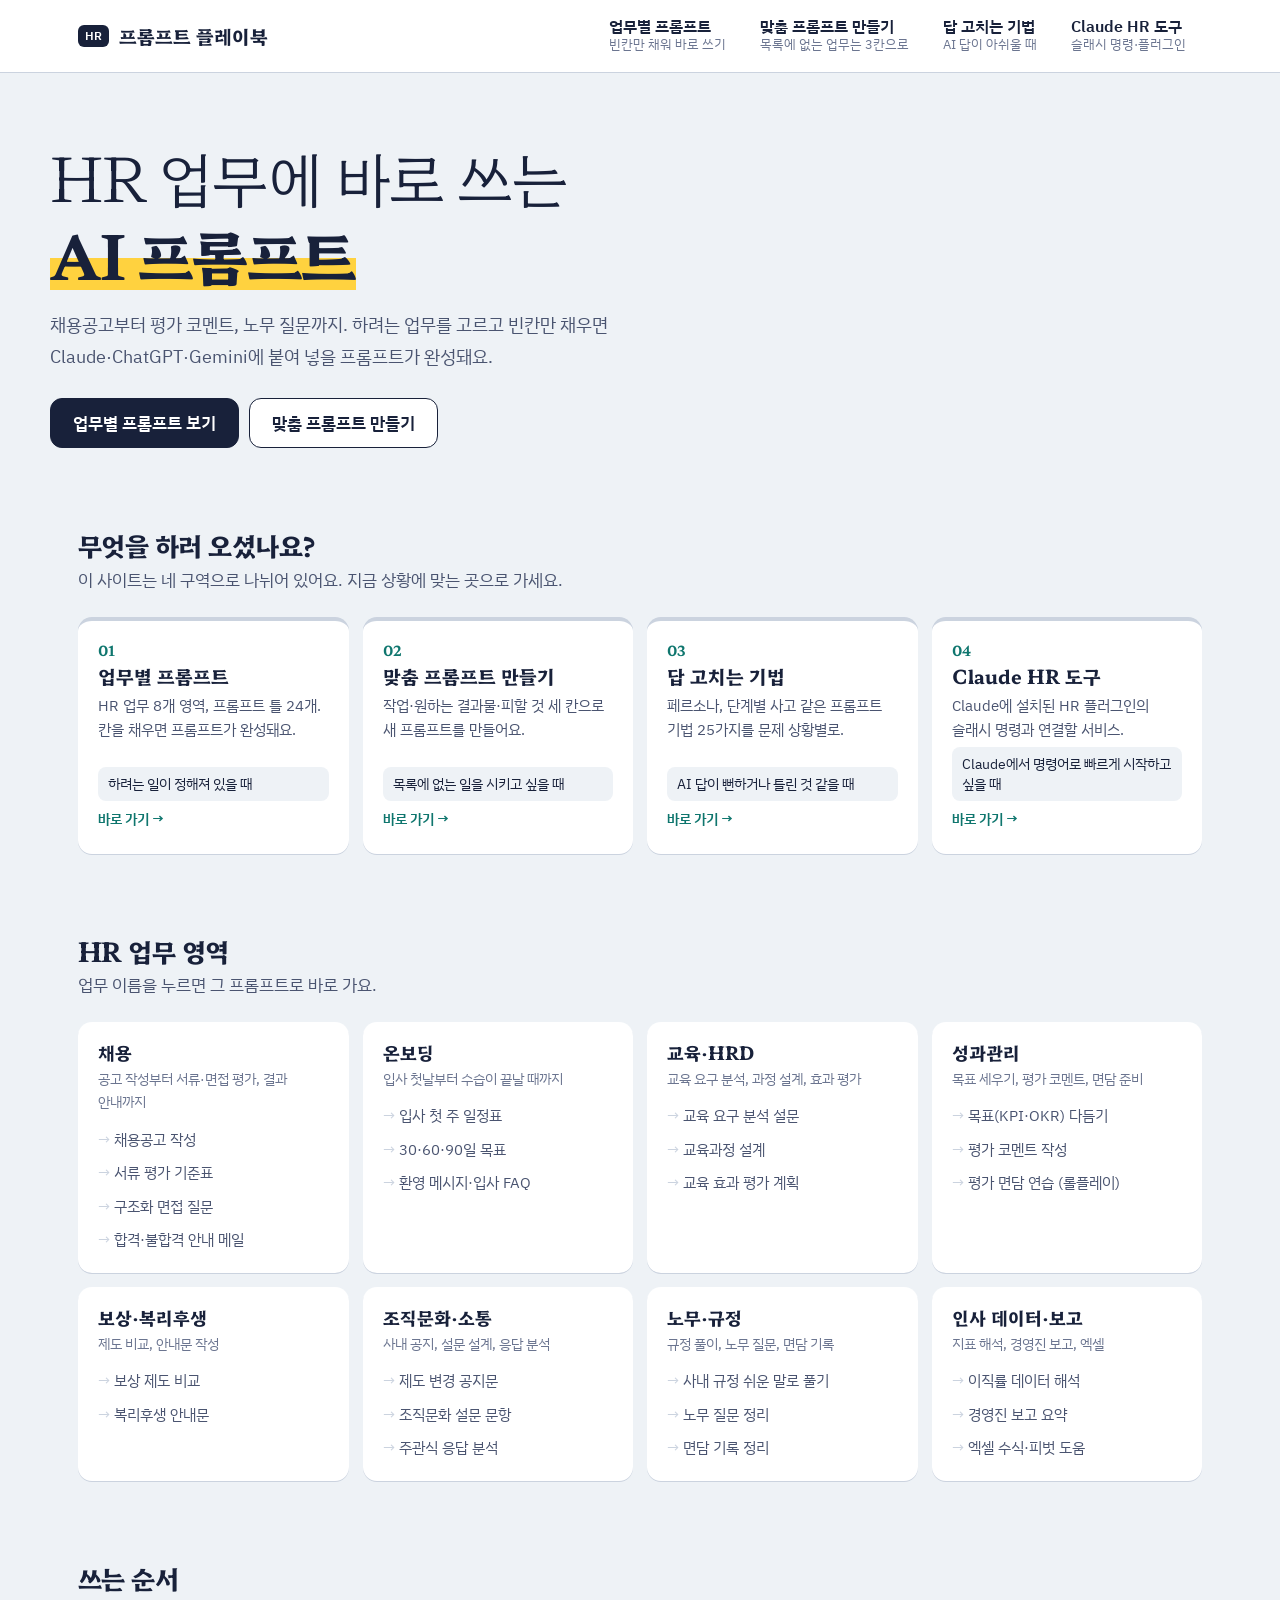
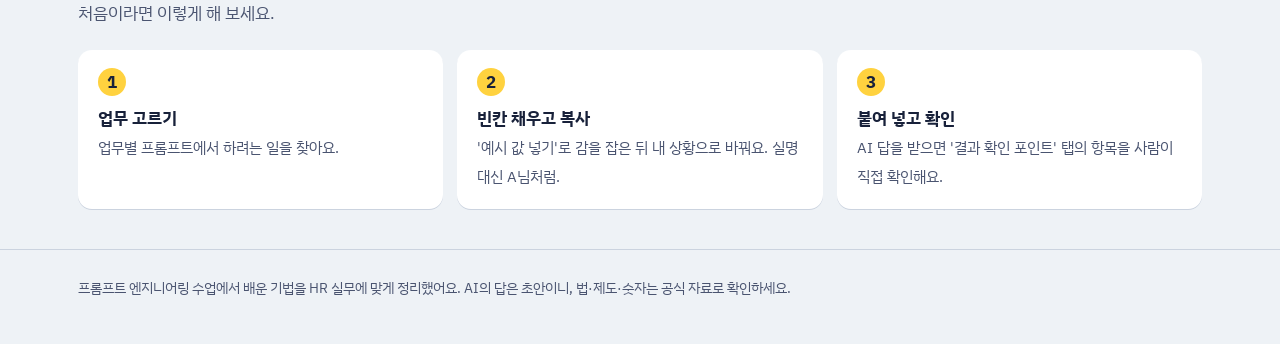
<file: index.html>
<!DOCTYPE html>
<html lang="ko">
<head>
<meta charset="UTF-8">
<meta name="viewport" content="width=device-width, initial-scale=1">
<title>HR 프롬프트 플레이북</title>
<meta name="description" content="채용·온보딩·교육·성과·노무까지, HR 업무를 고르고 빈칸만 채우면 AI 프롬프트가 완성돼요.">
<link rel="preconnect" href="https://fonts.googleapis.com">
<link rel="preconnect" href="https://fonts.gstatic.com" crossorigin>
<link href="https://fonts.googleapis.com/css2?family=Hahmlet:wght@300;500;700&family=IBM+Plex+Sans+KR:wght@400;500;600&display=swap" rel="stylesheet">
<link rel="stylesheet" href="assets/common.css">
<style>
  .hero { padding: 64px 0 40px; }
  .hero h1 { margin: 0 0 16px; font: 300 clamp(34px, 5.6vw, 60px)/1.3 var(--serif); letter-spacing: -.025em; }
  .hero h1 em { font-style: normal; font-weight: 700; background: linear-gradient(transparent 55%, var(--marker) 55%, var(--marker) 92%, transparent 92%); }
  .hero p { margin: 0 0 26px; max-width: 36em; color: var(--ink-2); font-size: 18px; }
  .cta { display: flex; flex-wrap: wrap; gap: 10px; }
  .btn {
    display: inline-flex; align-items: center; min-height: 50px; padding: 0 22px; border-radius: 12px;
    font-weight: 600; text-decoration: none; border: 1px solid var(--ink);
  }
  .btn.primary { background: var(--ink); color: #fff; }
  .btn.primary:hover { background: #0E1528; }
  .btn.secondary { color: var(--ink); background: var(--paper); }
  .btn.secondary:hover { background: var(--fog); }

  .sec { padding: 40px 0; }
  .sec h2 { margin: 0 0 4px; font: 700 26px/1.3 var(--serif); letter-spacing: -.02em; }
  .sec > .wrap > p { margin: 0 0 22px; color: var(--ink-2); }

  /* 사이트 4구역 안내 */
  .map { display: grid; grid-template-columns: repeat(4, minmax(0, 1fr)); gap: 14px; }
  .map a {
    display: flex; flex-direction: column; gap: 6px; padding: 22px 20px; background: var(--paper);
    border-radius: 14px; box-shadow: 0 1px 0 var(--line); text-decoration: none; color: var(--ink);
    border-top: 4px solid var(--line); transition: border-color .15s, transform .15s;
  }
  .map a:hover { border-top-color: var(--teal); transform: translateY(-2px); }
  .map .n { font: 700 14px/1 var(--serif); color: var(--teal); }
  .map b { font: 700 19px/1.35 var(--serif); }
  .map .use { font-size: 14.5px; color: var(--ink-2); line-height: 1.6; flex: 1; }
  .map .when { font-size: 13.5px; color: var(--ink); background: var(--fog); border-radius: 8px; padding: 7px 10px; line-height: 1.5; }
  .map .go { font-size: 14px; font-weight: 600; color: var(--teal); }

  /* HR 업무 영역 */
  .areas { display: grid; grid-template-columns: repeat(4, minmax(0, 1fr)); gap: 14px; }
  .area { background: var(--paper); border-radius: 14px; box-shadow: 0 1px 0 var(--line); padding: 18px 20px; }
  .area h3 { margin: 0; font: 700 18px/1.35 var(--serif); }
  .area h3 a { color: var(--ink); text-decoration: none; }
  .area h3 a:hover { color: var(--teal); }
  .area p { margin: 2px 0 10px; font-size: 13.5px; color: var(--ink-3); }
  .area ul { margin: 0; padding: 0; list-style: none; display: grid; gap: 2px; }
  .area li a { display: block; font-size: 14.5px; color: var(--ink-2); text-decoration: none; padding: 3px 0; }
  .area li a::before { content: "→ "; color: var(--line); }
  .area li a:hover { color: var(--teal); }
  .area li a:hover::before { color: var(--teal); }

  .flow { display: grid; grid-template-columns: repeat(3, minmax(0, 1fr)); gap: 14px; counter-reset: s; }
  .flow div { background: var(--paper); border-radius: 14px; padding: 18px 20px; box-shadow: 0 1px 0 var(--line); counter-increment: s; }
  .flow div::before { content: counter(s); display: grid; place-items: center; width: 28px; height: 28px; border-radius: 50%; background: var(--marker); font-weight: 700; margin-bottom: 8px; }
  .flow b { display: block; font-size: 16.5px; }
  .flow span { font-size: 14.5px; color: var(--ink-2); }

  @media (max-width: 960px) {
    .map, .areas { grid-template-columns: repeat(2, minmax(0, 1fr)); }
  }
  @media (max-width: 560px) {
    .hero { padding: 40px 0 24px; }
    .hero p { font-size: 16.5px; }
    .map, .areas, .flow { grid-template-columns: minmax(0, 1fr); }
    .btn { flex: 1 1 100%; justify-content: center; }
  }
</style>
</head>
<body>

<header class="gnb">
  <div class="wrap gnb-in">
    <a class="brand" href="index.html" aria-current="page"><i>HR</i>프롬프트 플레이북</a>
    <nav class="gnb-tabs" aria-label="주 메뉴">
      <a href="prompts.html"><b>업무별 프롬프트</b><small>빈칸만 채워 바로 쓰기</small></a>
      <a href="generator.html"><b>맞춤 프롬프트 만들기</b><small>목록에 없는 업무는 3칸으로</small></a>
      <a href="techniques.html"><b>답 고치는 기법</b><small>AI 답이 아쉬울 때</small></a>
      <a href="tools.html"><b>Claude HR 도구</b><small>슬래시 명령·플러그인</small></a>
    </nav>
  </div>
</header>

<main>
  <section class="hero wrap">
    <h1>HR 업무에 바로 쓰는<br><em>AI 프롬프트</em></h1>
    <p>채용공고부터 평가 코멘트, 노무 질문까지. 하려는 업무를 고르고 빈칸만 채우면 Claude·ChatGPT·Gemini에 붙여 넣을 프롬프트가 완성돼요.</p>
    <div class="cta">
      <a class="btn primary" href="prompts.html">업무별 프롬프트 보기</a>
      <a class="btn secondary" href="generator.html">맞춤 프롬프트 만들기</a>
    </div>
  </section>

  <section class="sec">
    <div class="wrap">
      <h2>무엇을 하러 오셨나요?</h2>
      <p>이 사이트는 네 구역으로 나뉘어 있어요. 지금 상황에 맞는 곳으로 가세요.</p>
      <div class="map">
        <a href="prompts.html">
          <span class="n">01</span><b>업무별 프롬프트</b>
          <span class="use">HR 업무 8개 영역, 프롬프트 틀 <span id="taskCount">24</span>개. 칸을 채우면 프롬프트가 완성돼요.</span>
          <span class="when">하려는 일이 정해져 있을 때</span>
          <span class="go">바로 가기 →</span>
        </a>
        <a href="generator.html">
          <span class="n">02</span><b>맞춤 프롬프트 만들기</b>
          <span class="use">작업·원하는 결과물·피할 것 세 칸으로 새 프롬프트를 만들어요.</span>
          <span class="when">목록에 없는 일을 시키고 싶을 때</span>
          <span class="go">바로 가기 →</span>
        </a>
        <a href="techniques.html">
          <span class="n">03</span><b>답 고치는 기법</b>
          <span class="use">페르소나, 단계별 사고 같은 프롬프트 기법 25가지를 문제 상황별로.</span>
          <span class="when">AI 답이 뻔하거나 틀린 것 같을 때</span>
          <span class="go">바로 가기 →</span>
        </a>
        <a href="tools.html">
          <span class="n">04</span><b>Claude HR 도구</b>
          <span class="use">Claude에 설치된 HR 플러그인의 슬래시 명령과 연결할 서비스.</span>
          <span class="when">Claude에서 명령어로 빠르게 시작하고 싶을 때</span>
          <span class="go">바로 가기 →</span>
        </a>
      </div>
    </div>
  </section>

  <section class="sec">
    <div class="wrap">
      <h2>HR 업무 영역</h2>
      <p>업무 이름을 누르면 그 프롬프트로 바로 가요.</p>
      <div class="areas" id="areas"></div>
    </div>
  </section>

  <section class="sec">
    <div class="wrap">
      <h2>쓰는 순서</h2>
      <p>처음이라면 이렇게 해 보세요.</p>
      <div class="flow">
        <div><b>업무 고르기</b><span>업무별 프롬프트에서 하려는 일을 찾아요.</span></div>
        <div><b>빈칸 채우고 복사</b><span>'예시 값 넣기'로 감을 잡은 뒤 내 상황으로 바꿔요. 실명 대신 A님처럼.</span></div>
        <div><b>붙여 넣고 확인</b><span>AI 답을 받으면 '결과 확인 포인트' 탭의 항목을 사람이 직접 확인해요.</span></div>
      </div>
    </div>
  </section>
</main>

<footer><div class="wrap">프롬프트 엔지니어링 수업에서 배운 기법을 HR 실무에 맞게 정리했어요. AI의 답은 초안이니, 법·제도·숫자는 공식 자료로 확인하세요.</div></footer>

<script src="assets/shell.js"></script>
<script src="assets/data-prompts.js"></script>
<script>
const { esc } = Shell;
document.getElementById("taskCount").textContent = AREAS.reduce((n, a) => n + a.tasks.length, 0);
document.getElementById("areas").innerHTML = AREAS.map(a => `
  <div class="area">
    <h3><a href="prompts.html#${a.id}">${esc(a.title)}</a></h3>
    <p>${esc(a.desc)}</p>
    <ul>${a.tasks.map(t => `<li><a href="prompts.html#${a.id}-${t.id}">${esc(t.title)}</a></li>`).join("")}</ul>
  </div>`).join("");
</script>
</body>
</html>
</file>
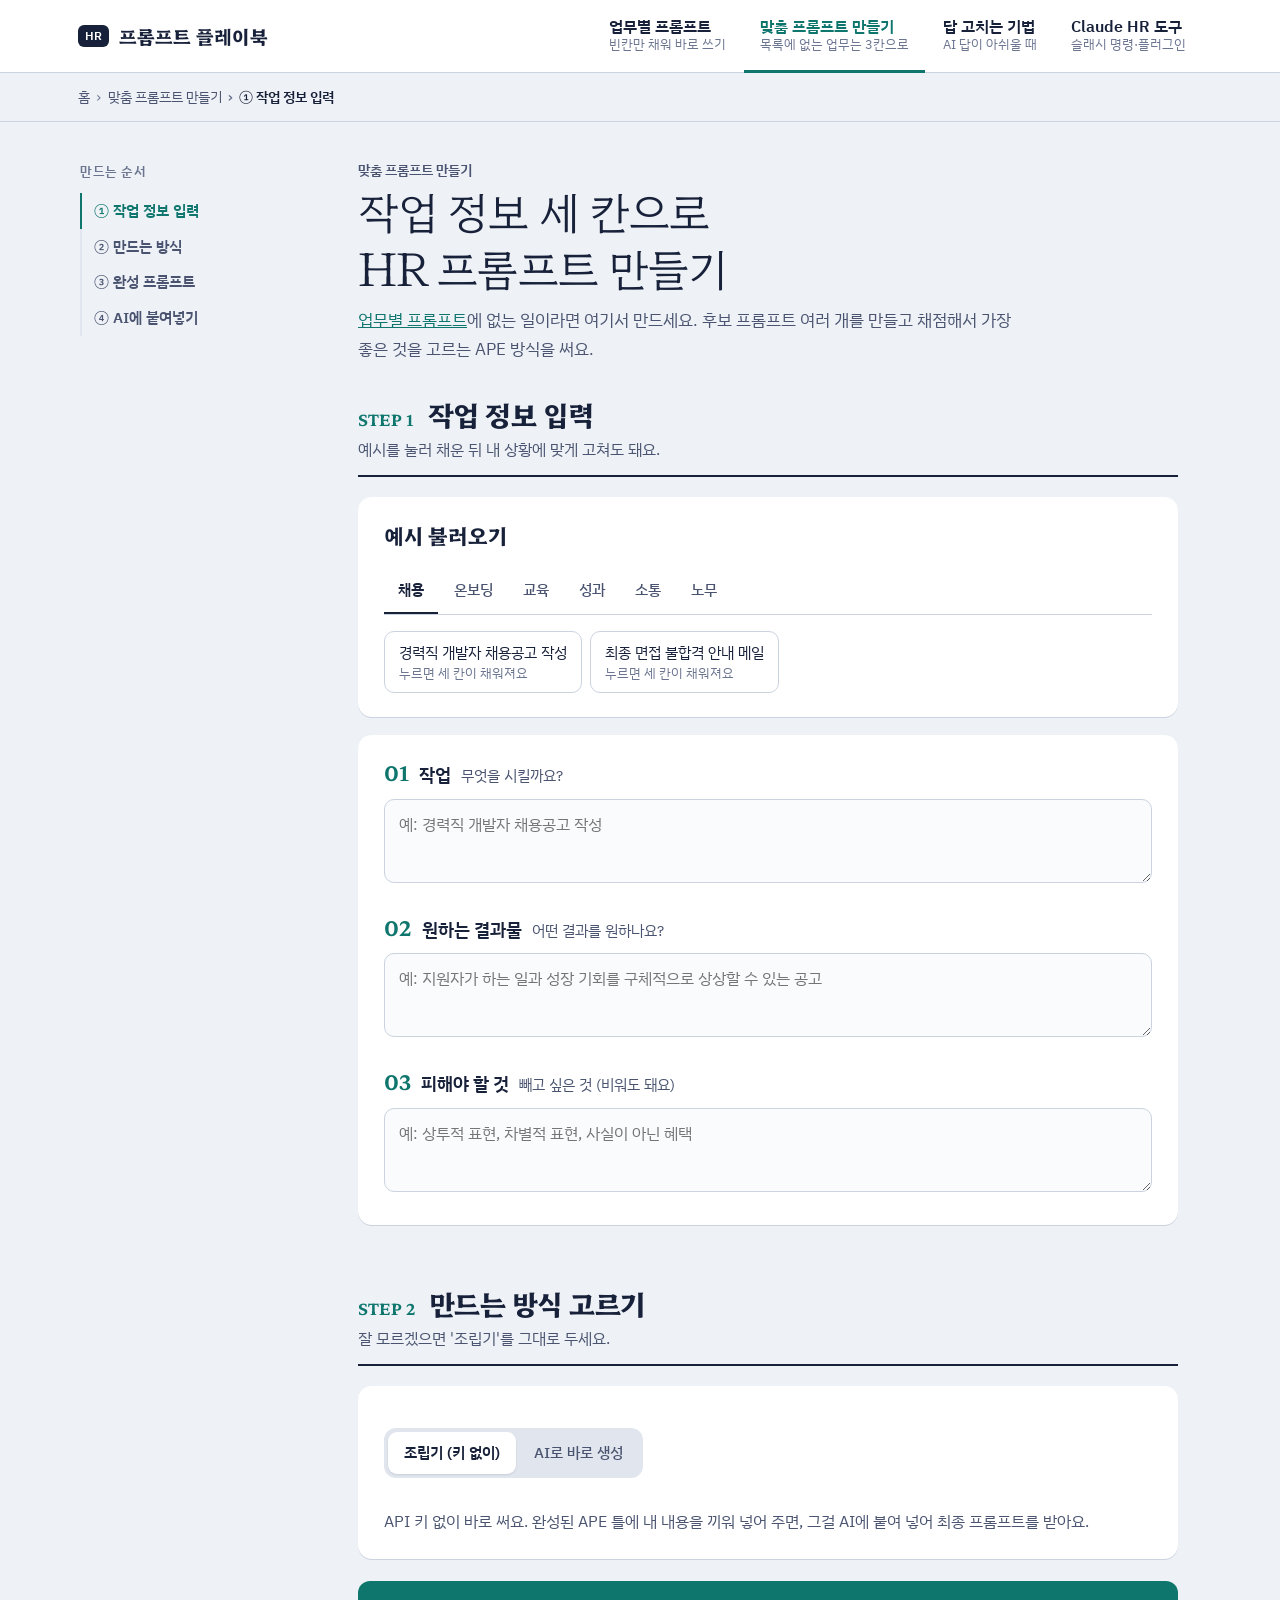
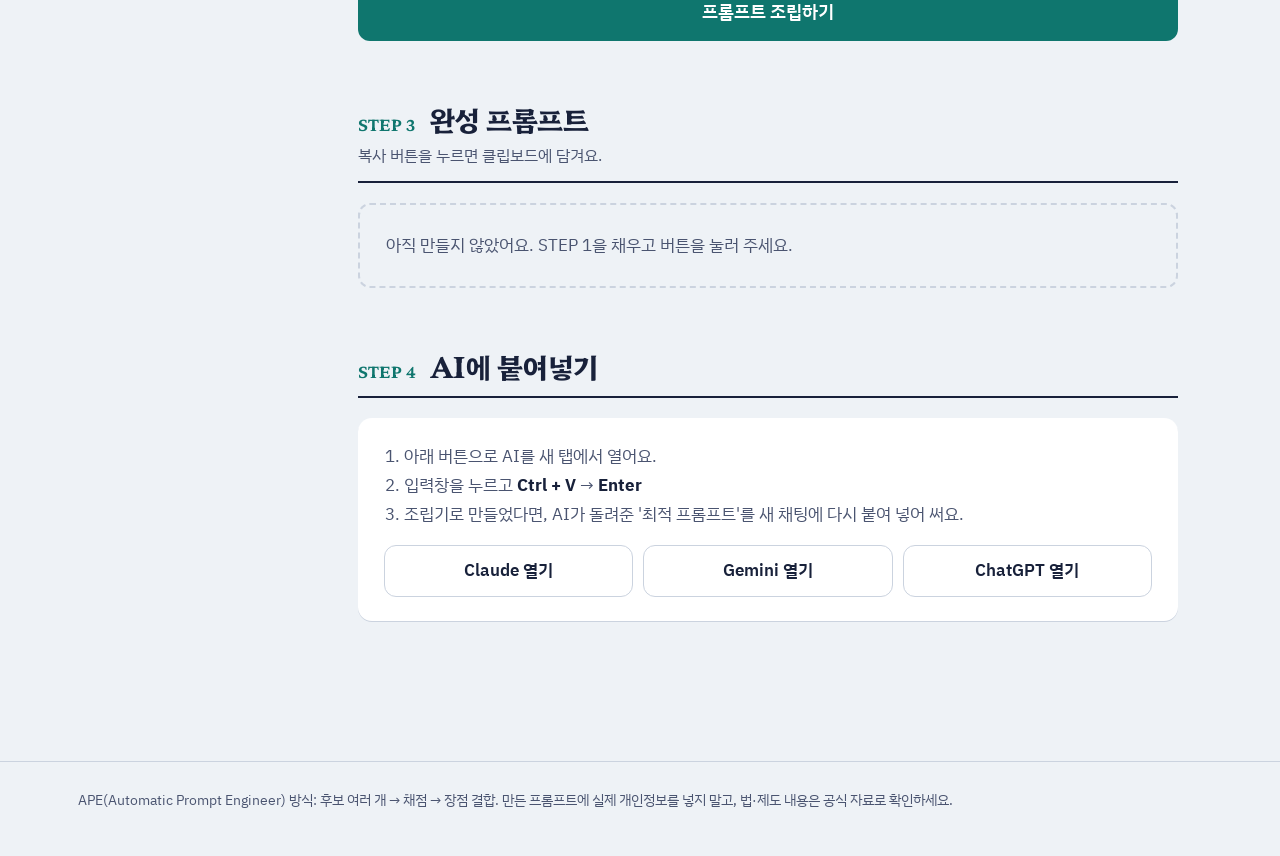
<file: generator.html>
<!DOCTYPE html>
<html lang="ko">
<head>
<meta charset="UTF-8">
<meta name="viewport" content="width=device-width, initial-scale=1">
<title>맞춤 프롬프트 만들기 | HR 프롬프트 플레이북</title>
<meta name="description" content="HR 작업 정보 세 칸만 입력하면 APE 방식으로 최적 프롬프트를 만들어 주는 생성기">
<link rel="preconnect" href="https://fonts.googleapis.com">
<link rel="preconnect" href="https://fonts.gstatic.com" crossorigin>
<link href="https://fonts.googleapis.com/css2?family=Hahmlet:wght@300;500;700&family=IBM+Plex+Sans+KR:wght@400;500;600&display=swap" rel="stylesheet">
<link rel="stylesheet" href="assets/common.css">
<style>
  .mode-desc { margin: 14px 0 0; color: var(--ink-2); font-size: 15.5px; }
  .ex-panel { display: flex; flex-wrap: wrap; gap: 8px; }
  .ex-btn {
    cursor: pointer; text-align: left; border: 1px solid var(--line); background: var(--paper); border-radius: 10px;
    padding: 10px 14px; font-size: 15px; line-height: 1.45;
  }
  .ex-btn:hover { border-color: var(--ink-2); }
  .ex-btn small { display: block; color: var(--ink-3); font-size: 13px; }
  .q { margin-top: 22px; }
  .q:first-of-type { margin-top: 0; }
  .q-head { display: flex; align-items: baseline; gap: 10px; flex-wrap: wrap; margin-bottom: 8px; }
  .q-head .num { font: 700 20px/1 var(--serif); color: var(--teal); }
  .q-head label { font-weight: 600; font-size: 18px; }
  .q-head span { color: var(--ink-2); font-size: 14.5px; }
  .q textarea, .api input[type=password], .api input[type=text] {
    width: 100%; font-size: 16px; padding: 12px 14px; border: 1px solid var(--line); border-radius: 10px; background: #FAFBFD;
  }
  .q textarea { min-height: 84px; resize: vertical; line-height: 1.6; }
  .q textarea:focus, .api input:focus { outline: none; border-color: var(--teal); box-shadow: 0 0 0 3px var(--teal-soft); }
  .api { margin-top: 18px; padding-top: 18px; border-top: 1px solid var(--line-2); }
  .api .field-label { display: block; font-weight: 600; margin: 14px 0 6px; font-size: 15px; }
  .api .field-label:first-child { margin-top: 0; }
  .api .field-label small { color: var(--ink-3); font-weight: 500; }
  .check { display: flex; align-items: center; gap: 8px; font-size: 14.5px; margin-top: 10px; cursor: pointer; }
  .check input { width: 18px; height: 18px; accent-color: var(--teal); }
  .go {
    width: 100%; min-height: 60px; margin-top: 4px; border: 0; cursor: pointer; border-radius: 12px;
    background: var(--teal); color: #fff; font-size: 18px; font-weight: 600;
  }
  .go:hover { background: var(--teal-dark); }
  .go:disabled { opacity: .6; cursor: wait; }
  .error { color: var(--err); font-weight: 600; margin: 12px 0 0; }
  .placeholder { border: 2px dashed var(--line); border-radius: 12px; padding: 26px; color: var(--ink-2); }
  .result pre { max-height: 60vh; overflow: auto; }
  .why { margin-top: 12px; background: var(--teal-soft); border-radius: 12px; padding: 14px 16px; white-space: pre-wrap; font-size: 15px; }
  .open-row { display: flex; gap: 10px; flex-wrap: wrap; }
  .open-row a {
    flex: 1 1 160px; min-height: 52px; display: inline-flex; align-items: center; justify-content: center;
    border: 1px solid var(--line); border-radius: 12px; background: var(--paper); color: var(--ink);
    text-decoration: none; font-weight: 600;
  }
  .open-row a:hover { border-color: var(--ink); }
  .paste-steps { margin: 0 0 16px; padding-left: 20px; color: var(--ink-2); }
  .paste-steps b { color: var(--ink); }
</style>
</head>
<body>

<header class="gnb">
  <div class="wrap gnb-in">
    <a class="brand" href="index.html"><i>HR</i>프롬프트 플레이북</a>
    <nav class="gnb-tabs" aria-label="주 메뉴">
      <a href="prompts.html"><b>업무별 프롬프트</b><small>빈칸만 채워 바로 쓰기</small></a>
      <a href="generator.html" aria-current="page"><b>맞춤 프롬프트 만들기</b><small>목록에 없는 업무는 3칸으로</small></a>
      <a href="techniques.html"><b>답 고치는 기법</b><small>AI 답이 아쉬울 때</small></a>
      <a href="tools.html"><b>Claude HR 도구</b><small>슬래시 명령·플러그인</small></a>
    </nav>
  </div>
</header>
<div class="crumbbar">
  <nav class="wrap crumbs" aria-label="현재 위치">
    <ol>
      <li><a href="index.html">홈</a></li>
      <li><a href="generator.html">맞춤 프롬프트 만들기</a></li>
      <li data-crumb="cat" hidden></li>
    </ol>
  </nav>
</div>

<div class="wrap layout">
  <nav class="lnb" aria-label="만드는 순서" data-title="만드는 순서"></nav>

  <main class="content" data-spy-root>
    <header class="page-head">
      <p class="eyebrow">맞춤 프롬프트 만들기</p>
      <h1>작업 정보 세 칸으로<br>HR 프롬프트 만들기</h1>
      <p><a href="prompts.html">업무별 프롬프트</a>에 없는 일이라면 여기서 만드세요. 후보 프롬프트 여러 개를 만들고 채점해서 가장 좋은 것을 고르는 APE 방식을 써요.</p>
    </header>

    <!-- 1 -->
    <section class="cat-sec" id="g-input" data-spy-cat data-title="① 작업 정보 입력">
      <header class="cat-head"><span class="no">STEP 1</span><h2>작업 정보 입력</h2><p>예시를 눌러 채운 뒤 내 상황에 맞게 고쳐도 돼요.</p></header>

      <div class="card">
        <h3>예시 불러오기</h3>
        <div class="tabs" role="tablist" aria-label="HR 업무 영역별 예시" id="exTabs"></div>
        <div id="exPanels"></div>
      </div>

      <div class="card">
        <div class="q">
          <div class="q-head"><span class="num">01</span><label for="task">작업</label><span>무엇을 시킬까요?</span></div>
          <textarea id="task" placeholder="예: 경력직 개발자 채용공고 작성"></textarea>
        </div>
        <div class="q">
          <div class="q-head"><span class="num">02</span><label for="goal">원하는 결과물</label><span>어떤 결과를 원하나요?</span></div>
          <textarea id="goal" placeholder="예: 지원자가 하는 일과 성장 기회를 구체적으로 상상할 수 있는 공고"></textarea>
        </div>
        <div class="q">
          <div class="q-head"><span class="num">03</span><label for="avoid">피해야 할 것</label><span>빼고 싶은 것 (비워도 돼요)</span></div>
          <textarea id="avoid" placeholder="예: 상투적 표현, 차별적 표현, 사실이 아닌 혜택"></textarea>
        </div>
      </div>
    </section>

    <!-- 2 -->
    <section class="cat-sec" id="g-mode" data-spy-cat data-title="② 만드는 방식">
      <header class="cat-head"><span class="no">STEP 2</span><h2>만드는 방식 고르기</h2><p>잘 모르겠으면 '조립기'를 그대로 두세요.</p></header>
      <div class="card">
        <div class="tabs seg" role="tablist" aria-label="만드는 방식" id="modeTabs">
          <button type="button" role="tab" id="tabAsm" aria-controls="panelAsm" aria-selected="true">조립기 (키 없이)</button>
          <button type="button" role="tab" id="tabApi" aria-controls="panelApi" aria-selected="false" tabindex="-1">AI로 바로 생성</button>
        </div>
        <div role="tabpanel" id="panelAsm" aria-labelledby="tabAsm">
          <p class="mode-desc">API 키 없이 바로 써요. 완성된 APE 틀에 내 내용을 끼워 넣어 주면, 그걸 AI에 붙여 넣어 최종 프롬프트를 받아요.</p>
        </div>
        <div role="tabpanel" id="panelApi" aria-labelledby="tabApi" hidden>
          <p class="mode-desc">내 OpenAI API 키로 이 페이지에서 최종 프롬프트까지 바로 만들어요.</p>
          <div class="api">
            <label class="field-label" for="apiKey">내 OpenAI API 키 <small>sk-로 시작해요</small></label>
            <input id="apiKey" type="password" autocomplete="off" placeholder="sk-...">
            <label class="check"><input type="checkbox" id="remember"> 이 탭을 닫기 전까지만 키 기억하기</label>
            <label class="field-label" for="model">모델 <small>(바꾸지 않아도 돼요)</small></label>
            <input id="model" type="text" value="gpt-4o-mini">
            <div class="notice"><span>API 키는 비밀번호와 같아요. 키는 이 페이지 코드에 들어 있지 않고, 내 브라우저에서 OpenAI로 바로 보내져요. 다른 사람 컴퓨터에서는 쓰지 마세요.</span></div>
          </div>
        </div>
      </div>
      <button class="go" id="goBtn" type="button">프롬프트 조립하기</button>
      <p class="error hidden" id="err" role="alert"></p>
    </section>

    <!-- 3 -->
    <section class="cat-sec" id="g-result" data-spy-cat data-title="③ 완성 프롬프트">
      <header class="cat-head"><span class="no">STEP 3</span><h2 id="resultTitle">완성 프롬프트</h2><p>복사 버튼을 누르면 클립보드에 담겨요.</p></header>
      <div class="placeholder" id="resultEmpty">아직 만들지 않았어요. STEP 1을 채우고 버튼을 눌러 주세요.</div>
      <div class="result hidden" id="resultBox">
        <div class="tpl"><div class="tpl-bar"><span>그대로 복사해서 쓰세요</span><button class="copy js-copy" id="copyBtn" type="button" data-copy="out">프롬프트 복사</button></div><pre id="out"></pre></div>
        <div class="why hidden" id="why"></div>
      </div>
    </section>

    <!-- 4 -->
    <section class="cat-sec" id="g-paste" data-spy-cat data-title="④ AI에 붙여넣기">
      <header class="cat-head"><span class="no">STEP 4</span><h2>AI에 붙여넣기</h2></header>
      <div class="card">
        <ol class="paste-steps">
          <li>아래 버튼으로 AI를 새 탭에서 열어요.</li>
          <li>입력창을 누르고 <b>Ctrl + V</b> → <b>Enter</b></li>
          <li>조립기로 만들었다면, AI가 돌려준 '최적 프롬프트'를 새 채팅에 다시 붙여 넣어 써요.</li>
        </ol>
        <div class="open-row">
          <a href="https://claude.ai/new" target="_blank" rel="noopener">Claude 열기</a>
          <a href="https://gemini.google.com/app" target="_blank" rel="noopener">Gemini 열기</a>
          <a href="https://chatgpt.com/" target="_blank" rel="noopener">ChatGPT 열기</a>
        </div>
      </div>
    </section>
  </main>
</div>

<footer><div class="wrap">APE(Automatic Prompt Engineer) 방식: 후보 여러 개 → 채점 → 장점 결합. 만든 프롬프트에 실제 개인정보를 넣지 말고, 법·제도 내용은 공식 자료로 확인하세요.</div></footer>

<script src="assets/shell.js"></script>
<script>
const $ = id => document.getElementById(id);
const { esc } = Shell;
let mode = "asm";   // "asm" = 조립기, "api" = OpenAI로 생성

/* ===== 업무 영역별 예시 (탭) ===== */
const EXAMPLES = [
  { area: "채용", items: [
    { task: "경력직 개발자 채용공고 작성", goal: "지원자가 하는 일과 성장 기회를 구체적으로 상상할 수 있는 공고", avoid: "상투적 표현(열정, 가족 같은), 차별적 표현, 사실이 아닌 혜택" },
    { task: "최종 면접 불합격 안내 메일", goal: "정중하고 분명하며 회사에 대한 좋은 인상을 남기는 안내", avoid: "불합격 사유 추측, 과한 사과, 긴 문장" } ] },
  { area: "온보딩", items: [
    { task: "신입사원 첫 주 온보딩 일정표", goal: "요일별로 누가 무엇을 하는지 한눈에 보이는 표와 HR 준비 체크리스트", avoid: "하루 6시간 넘는 교육, 담당자 없는 일정" },
    { task: "입사 전날 보낼 환영 메시지", goal: "긴장을 풀어 주고 첫날 필요한 정보만 담은 짧은 메시지", avoid: "과한 이모지, 확정되지 않은 정보" } ] },
  { area: "교육", items: [
    { task: "신임 팀장 리더십 교육과정 설계", goal: "교육 뒤 바로 1on1과 피드백을 할 수 있게 하는 하루 과정", avoid: "강의 위주 구성, 측정할 수 없는 학습 목표" },
    { task: "교육 만족도 설문 결과 요약", goal: "개선할 점이 우선순위대로 보이는 1페이지 요약", avoid: "응답에 없는 해석, 개인을 알아볼 수 있는 인용" } ] },
  { area: "성과", items: [
    { task: "상반기 성과 평가 코멘트 작성", goal: "행동과 사실 중심으로 성장 방향을 제시하는 코멘트", avoid: "성격 평가, 모호한 칭찬, 다른 직원과의 비교" } ] },
  { area: "소통", items: [
    { task: "근무제도 변경 사내 공지문", goal: "직원이 이유를 이해하고 혼란 없이 따를 수 있는 공지", avoid: "변명하는 말투, 일방적 통보 느낌, 어려운 법률 용어" } ] },
  { area: "노무", items: [
    { task: "직원 연차 관련 질문 답변 정리", goal: "근거 조항과 확인할 점이 분명한 답변 초안", avoid: "지어낸 조항 번호, 단정적인 법 해석" } ] }
];
$("exTabs").innerHTML = EXAMPLES.map((g, i) =>
  `<button type="button" role="tab" id="ex-t${i}" aria-controls="ex-p${i}" aria-selected="${i === 0}" ${i ? 'tabindex="-1"' : ""}>${g.area}</button>`).join("");
$("exPanels").innerHTML = EXAMPLES.map((g, i) =>
  `<div class="ex-panel" role="tabpanel" id="ex-p${i}" aria-labelledby="ex-t${i}" ${i ? "hidden" : ""}>${g.items.map((it, j) =>
    `<button class="ex-btn" type="button" data-g="${i}" data-i="${j}">${esc(it.task)}<small>누르면 세 칸이 채워져요</small></button>`).join("")}</div>`).join("");
$("exPanels").addEventListener("click", e => {
  const b = e.target.closest(".ex-btn");
  if (!b) return;
  const it = EXAMPLES[b.dataset.g].items[b.dataset.i];
  $("task").value = it.task; $("goal").value = it.goal; $("avoid").value = it.avoid;
  $("task").focus({ preventScroll: true });
});

/* ===== 만드는 방식 탭 ===== */
$("modeTabs").addEventListener("tabchange", e => {
  mode = e.detail.tab.id === "tabApi" ? "api" : "asm";
  $("goBtn").textContent = mode === "asm" ? "프롬프트 조립하기" : "AI로 프롬프트 만들기";
  $("err").classList.add("hidden");
});

/* ===== API 키 기억 (탭을 닫으면 사라지는 sessionStorage) ===== */
try {
  const saved = sessionStorage.getItem("openai_key");
  if (saved) { $("apiKey").value = saved; $("remember").checked = true; }
} catch {}

/* ===== APE 마스터 프롬프트 (HR용) ===== */
const APE_MASTER = `#역할
당신은 HR(인사) 실무를 잘 아는 프롬프트 엔지니어링 전문가입니다
주어진 HR 작업에 대해 최적의 프롬프트를 자동으로 생성, 평가, 개선합니다
##HR 기본 규칙 (모든 후보 프롬프트에 반영)
- 실명·주민번호·연봉 등 개인정보는 넣지 않고 [이름], [금액]처럼 빈칸으로 둔다
- 법·제도·숫자는 지어내지 말고 [확인 필요]로 표시하게 한다
- 성별·나이·출신·장애 등 차별로 읽힐 수 있는 표현을 피하게 한다
##APE 실행 순서
### step 1 : 후보 프롬프트 생성
아래 작업을 위한 프롬프트 후보 5개를 생성합니다
각 후보는 서로 다른 전략을 사용해야 합니다
(역할 부여형 · 단계별 지시형 · 예시 포함형 · 제약 명시형 · 목적 중심형 · 독자 설정형 · 형식 지정형 · 품질 기준형 · 역방향형 · 메타 지시형 중에서 선택)
### step 2 : 각 후보 자체 평가
명확성 · 완전성 · 실행 가능성 · 품질 유도력 각 25점, 총 100점으로 채점
### step 3 : 상위 3개 선택 후 교차 최적화
상위 3개 프롬프트의 강점을 결합하여 최종 최적 프롬프트 1개 생성
### step 4 : 최적 프롬프트 출력
- 최적 프롬프트 전문
- 왜 이것이 최선인지 설명
- 사용 시 주의 사항`;

function readInputs() {
  return { task: $("task").value.trim(), goal: $("goal").value.trim(), avoid: $("avoid").value.trim() || "없음" };
}

/* ① 조립기: 틀에 입력값만 끼워 넣기 (AI 호출 없음) */
function assemble({ task, goal, avoid }) {
  return `${APE_MASTER}
### 작업 입력
작업 : {${task}}
원하는 결과물 : {${goal}}
피해야 할 것 : {${avoid}}`;
}

/* ② OpenAI API로 바로 생성 */
async function generateWithApi({ task, goal, avoid }) {
  const key = $("apiKey").value.trim();
  if (!key) throw new Error("API 키를 입력해 주세요.");
  try {
    if ($("remember").checked) sessionStorage.setItem("openai_key", key);
    else sessionStorage.removeItem("openai_key");
  } catch {}

  const system = APE_MASTER + `

## 출력 규칙
- 모든 설명은 한국어, 쉬운 말
- 사실·숫자를 지어내지 말고 모르면 {빈칸}으로 남기기
- 반드시 아래 JSON 형식으로만 답하기
{"prompt": "바로 복사해 쓸 수 있는 최종 프롬프트 전문", "why": "왜 이것이 최선인지 3줄", "caution": "사용 시 주의 사항 2줄"}`;
  const user = `작업 : ${task}\n원하는 결과물 : ${goal}\n피해야 할 것 : ${avoid}`;

  const res = await fetch("https://api.openai.com/v1/chat/completions", {
    method: "POST",
    headers: { "Content-Type": "application/json", "Authorization": "Bearer " + key },
    body: JSON.stringify({
      model: $("model").value.trim() || "gpt-4o-mini",
      messages: [{ role: "system", content: system }, { role: "user", content: user }],
      response_format: { type: "json_object" }
    })
  });
  const data = await res.json().catch(() => ({}));
  if (!res.ok) {
    const msg = data.error?.message || res.statusText;
    if (res.status === 401) throw new Error("API 키가 올바르지 않아요. 키를 다시 확인해 주세요. (" + msg + ")");
    if (res.status === 429) throw new Error("사용 한도를 넘었거나 크레딧이 부족해요. OpenAI 결제/한도 설정을 확인해 주세요. (" + msg + ")");
    if (res.status === 404) throw new Error("모델 이름을 찾을 수 없어요. 모델 칸을 확인해 주세요. (" + msg + ")");
    throw new Error("오류가 났어요: " + msg);
  }
  const text = data.choices?.[0]?.message?.content || "";
  try { return JSON.parse(text); } catch { return { prompt: text, why: "", caution: "" }; }
}

/* ===== 만들기 버튼 ===== */
$("goBtn").onclick = async () => {
  const input = readInputs();
  const err = $("err");
  err.classList.add("hidden");
  if (!input.task || !input.goal) {
    err.textContent = "01 작업과 02 원하는 결과물은 꼭 적어 주세요. 예시 버튼을 눌러도 돼요.";
    err.classList.remove("hidden");
    return;
  }
  if (mode === "asm") { showResult("완성 프롬프트 (APE 조립본)", assemble(input), ""); return; }

  const btn = $("goBtn");
  btn.disabled = true; btn.textContent = "만드는 중… (10~30초)";
  try {
    const r = await generateWithApi(input);
    const why = [r.why && "왜 최선인가\n" + r.why, r.caution && "주의할 점\n" + r.caution].filter(Boolean).join("\n\n");
    showResult("최적 프롬프트", r.prompt || "(결과가 비어 있어요. 다시 시도해 주세요.)", why);
  } catch (e) {
    err.textContent = e.message.startsWith("Failed to fetch") ? "인터넷 연결 또는 브라우저 차단으로 OpenAI에 연결하지 못했어요." : e.message;
    err.classList.remove("hidden");
  } finally {
    btn.disabled = false; btn.textContent = "AI로 프롬프트 만들기";
  }
};

function showResult(title, text, why) {
  $("resultTitle").textContent = title;
  $("out").textContent = text;
  $("why").textContent = why;
  $("why").classList.toggle("hidden", !why);
  $("resultEmpty").classList.add("hidden");
  $("resultBox").classList.remove("hidden");
  $("g-result").scrollIntoView({ behavior: "smooth", block: "start" });
}

Shell.initSpy();
</script>
</body>
</html>
</file>
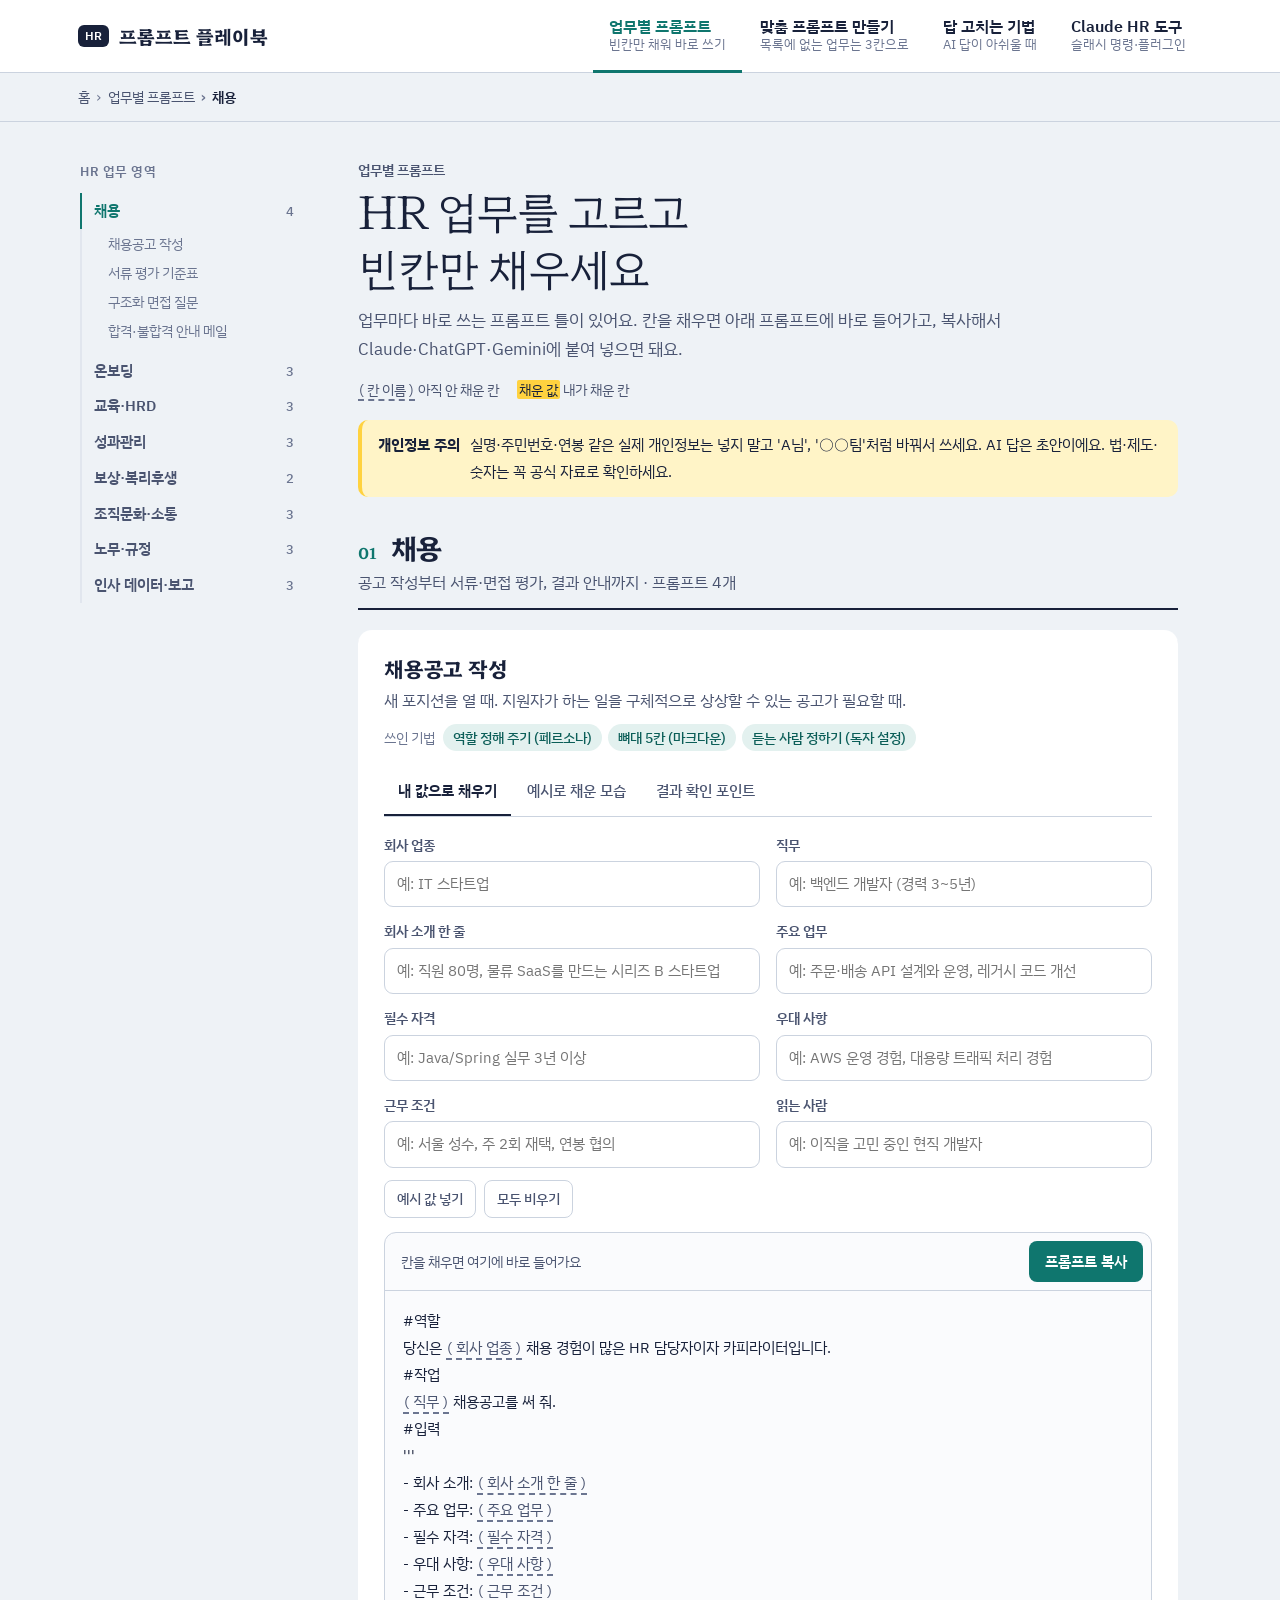
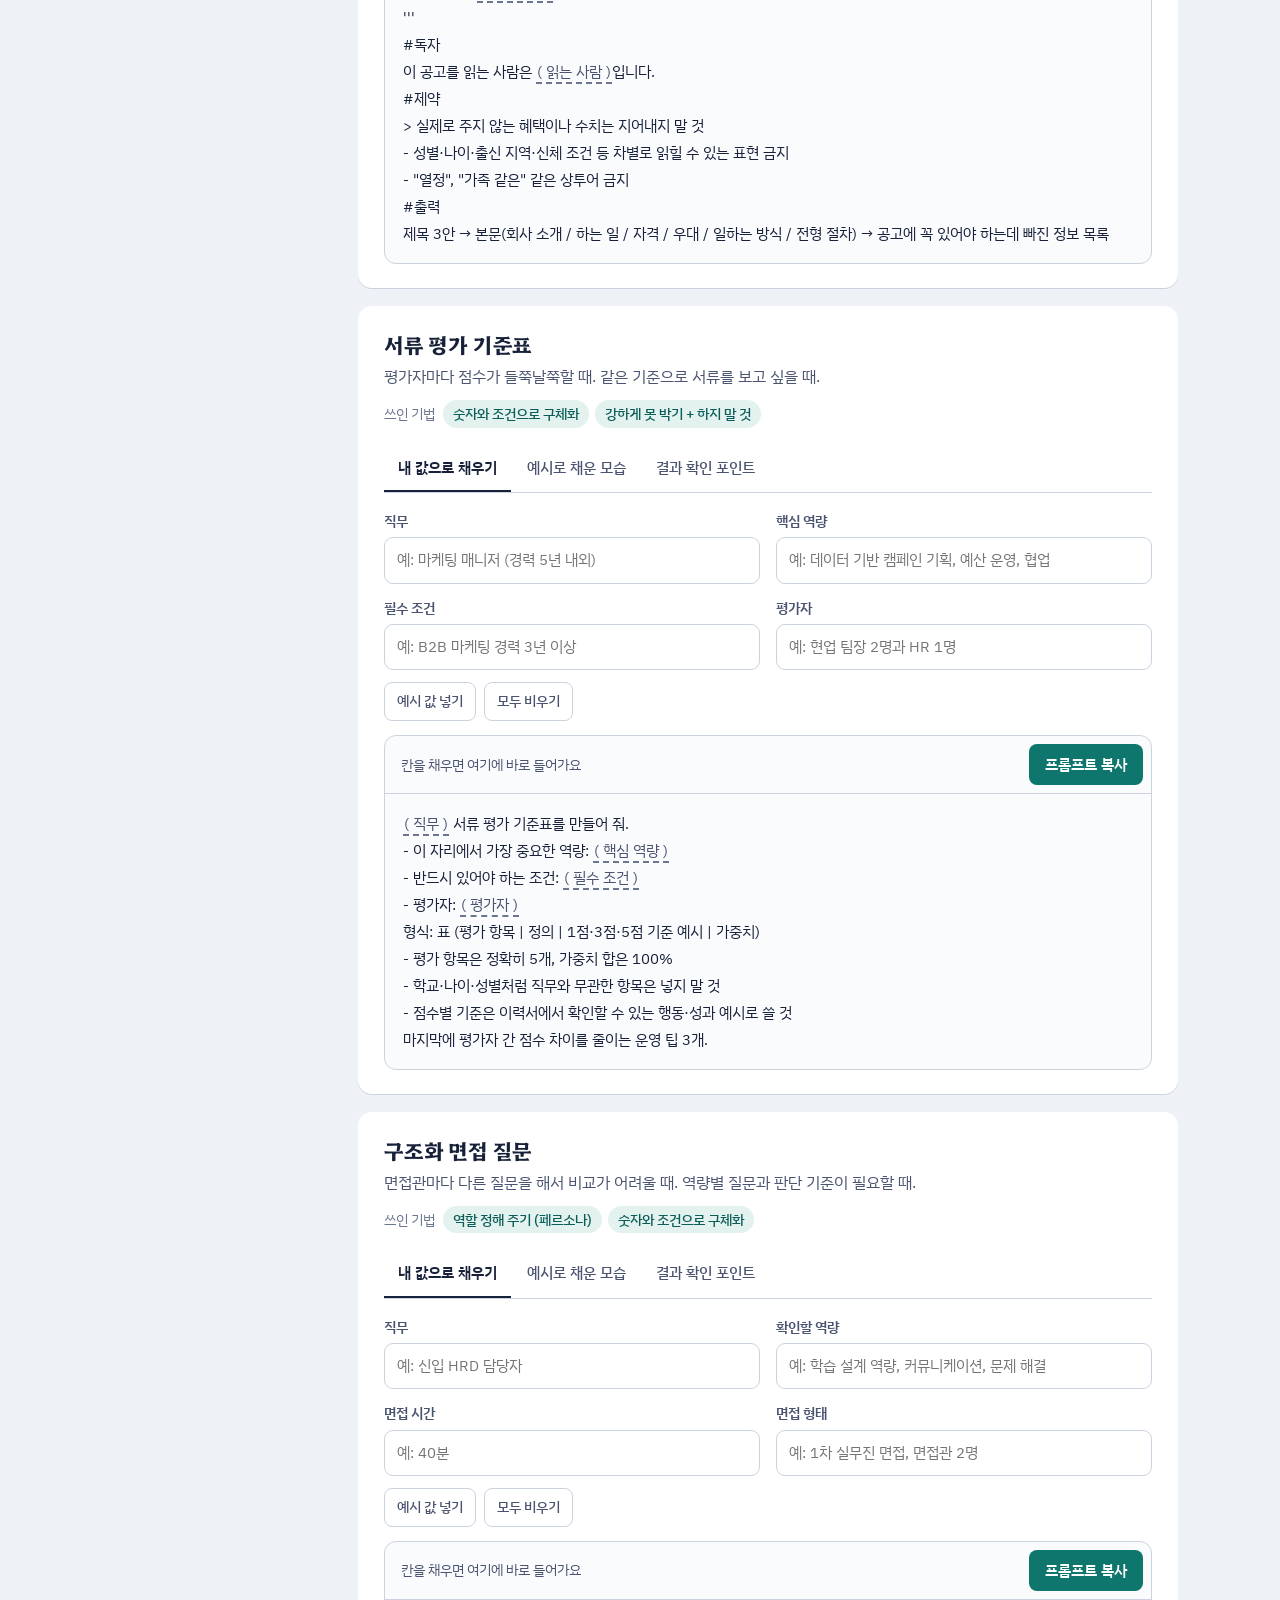
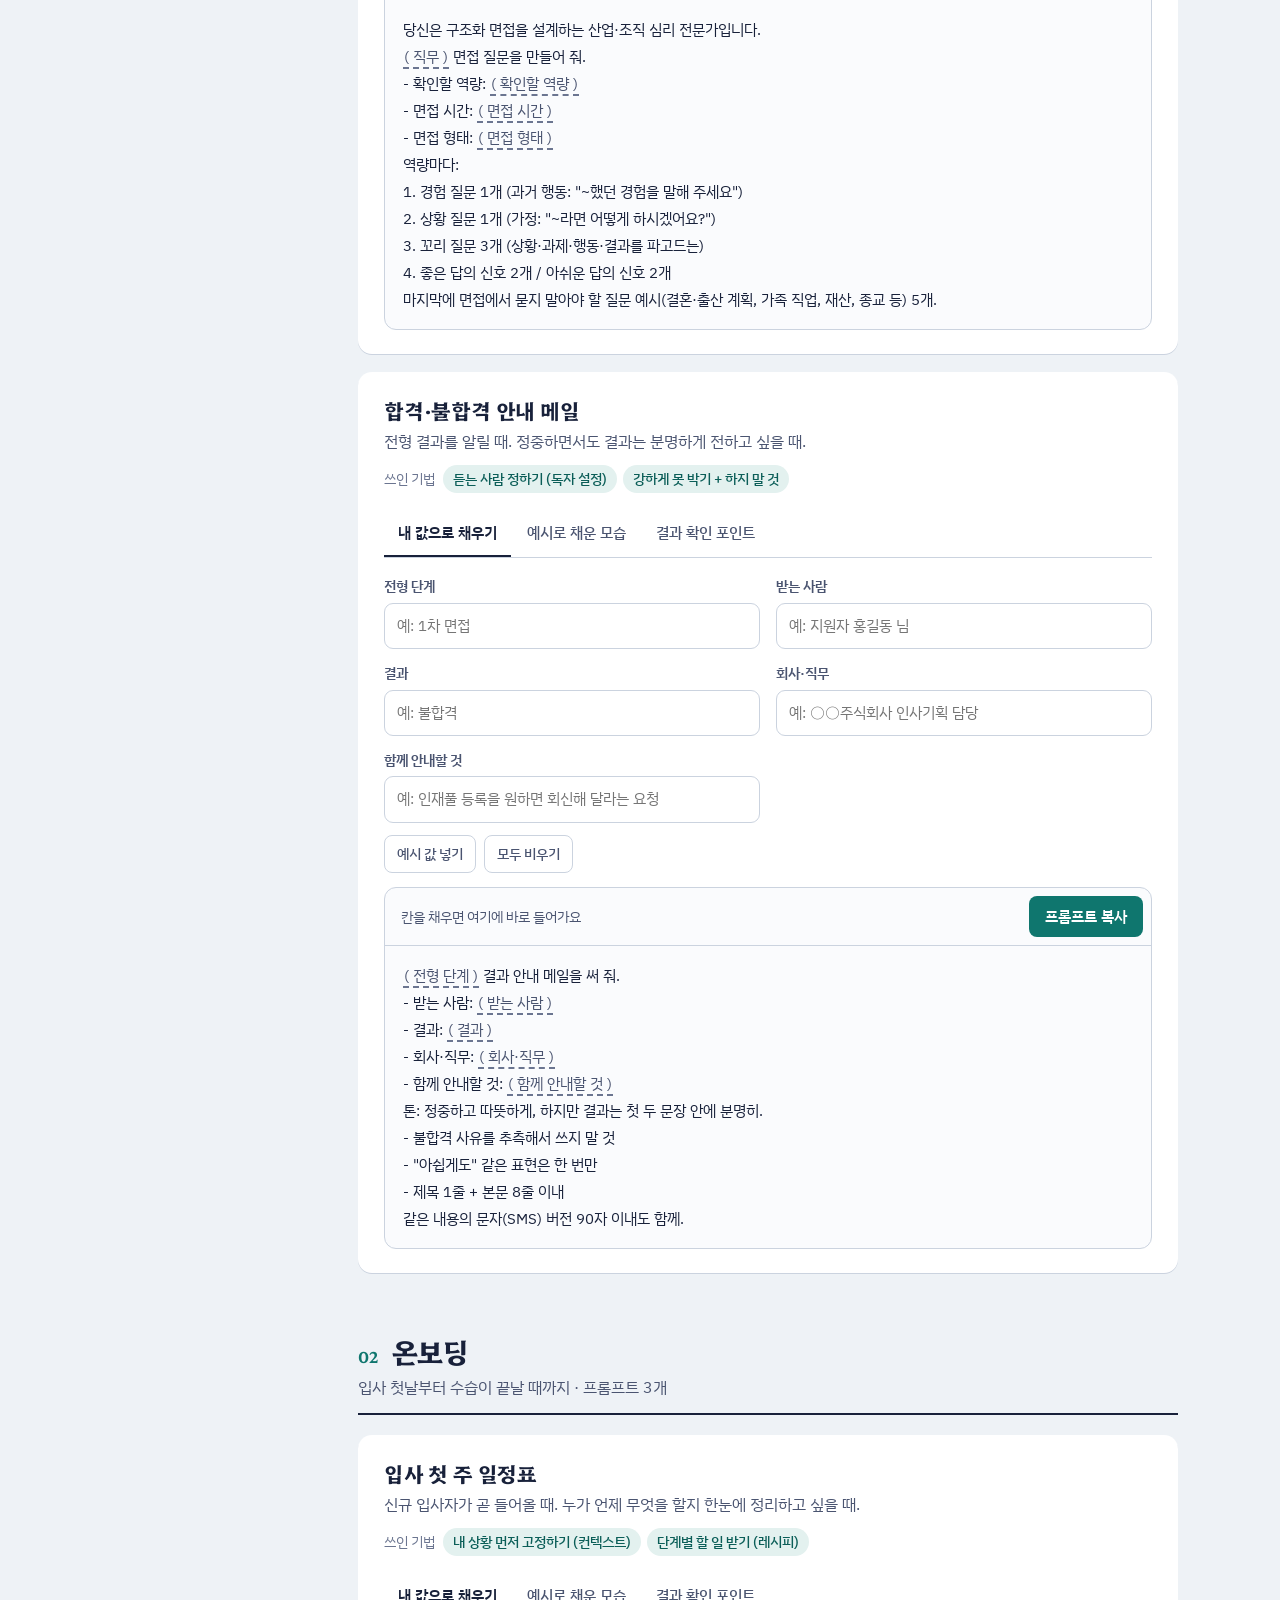
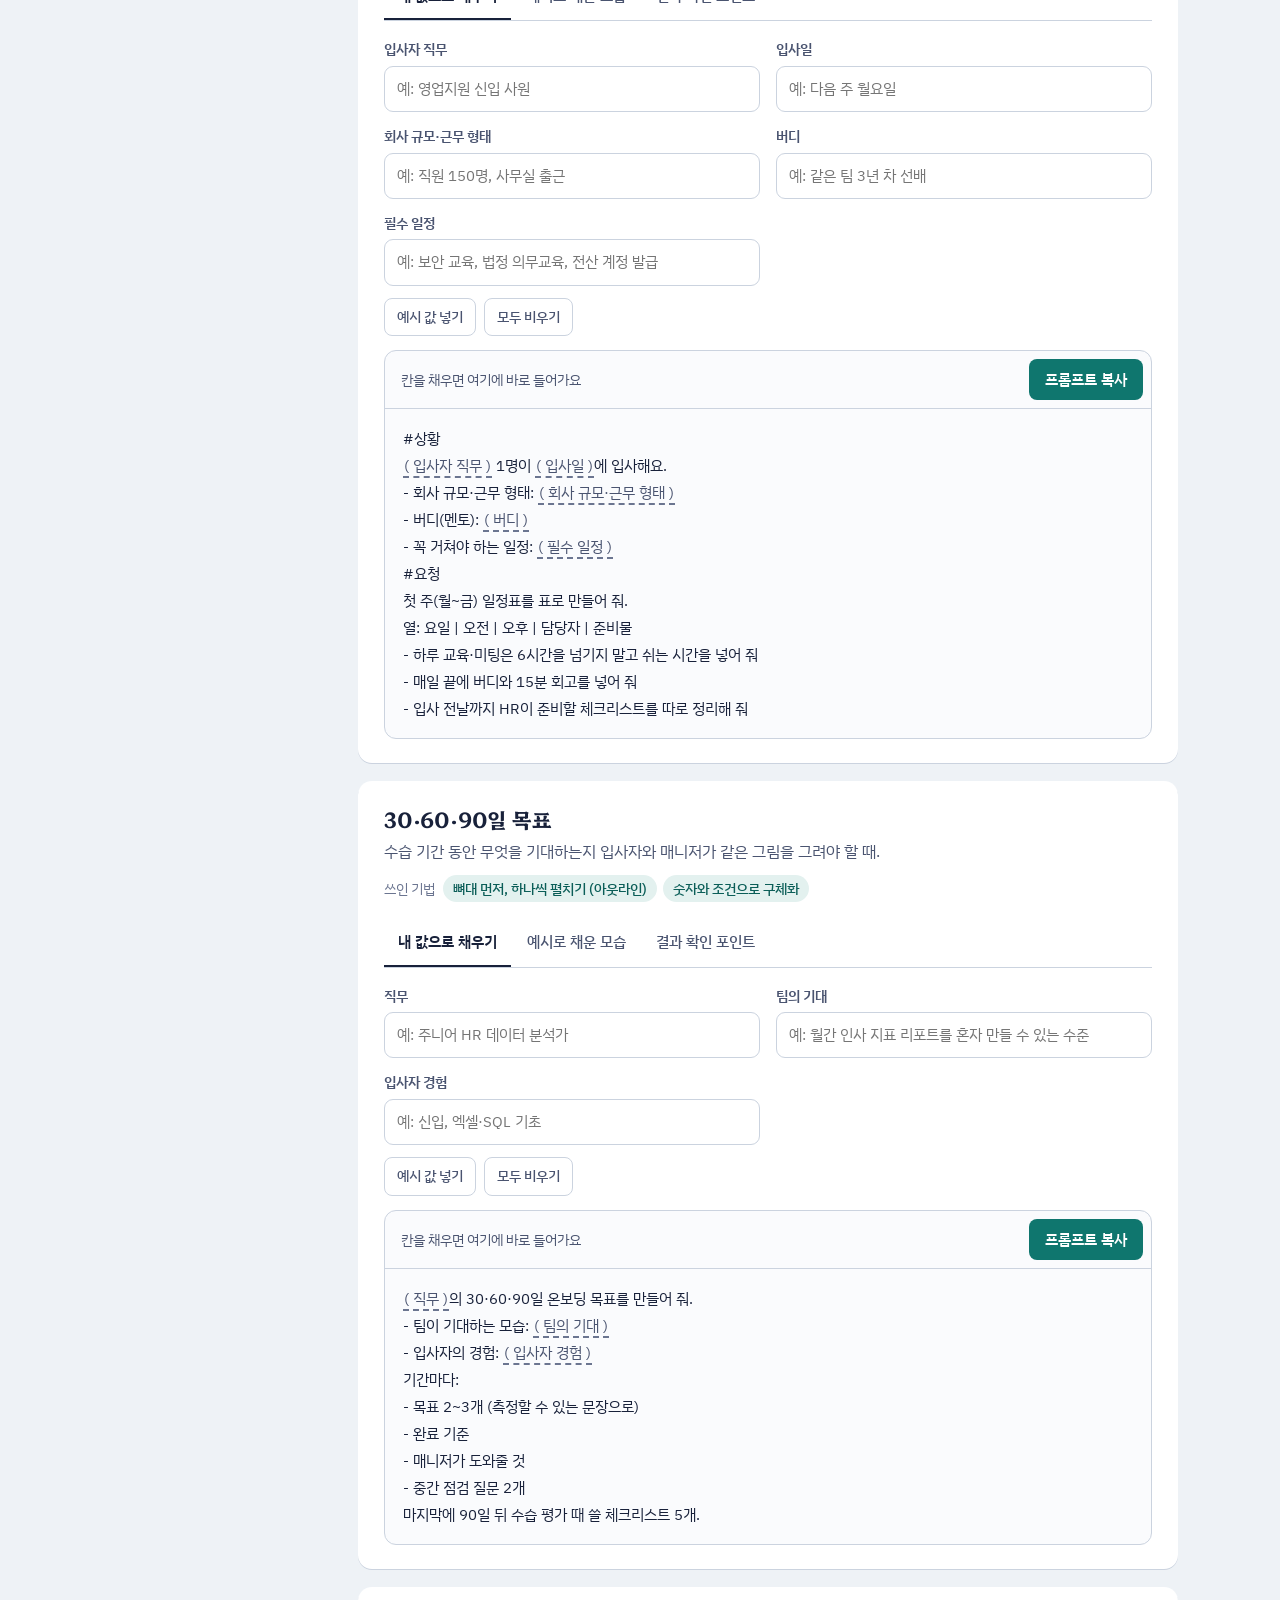
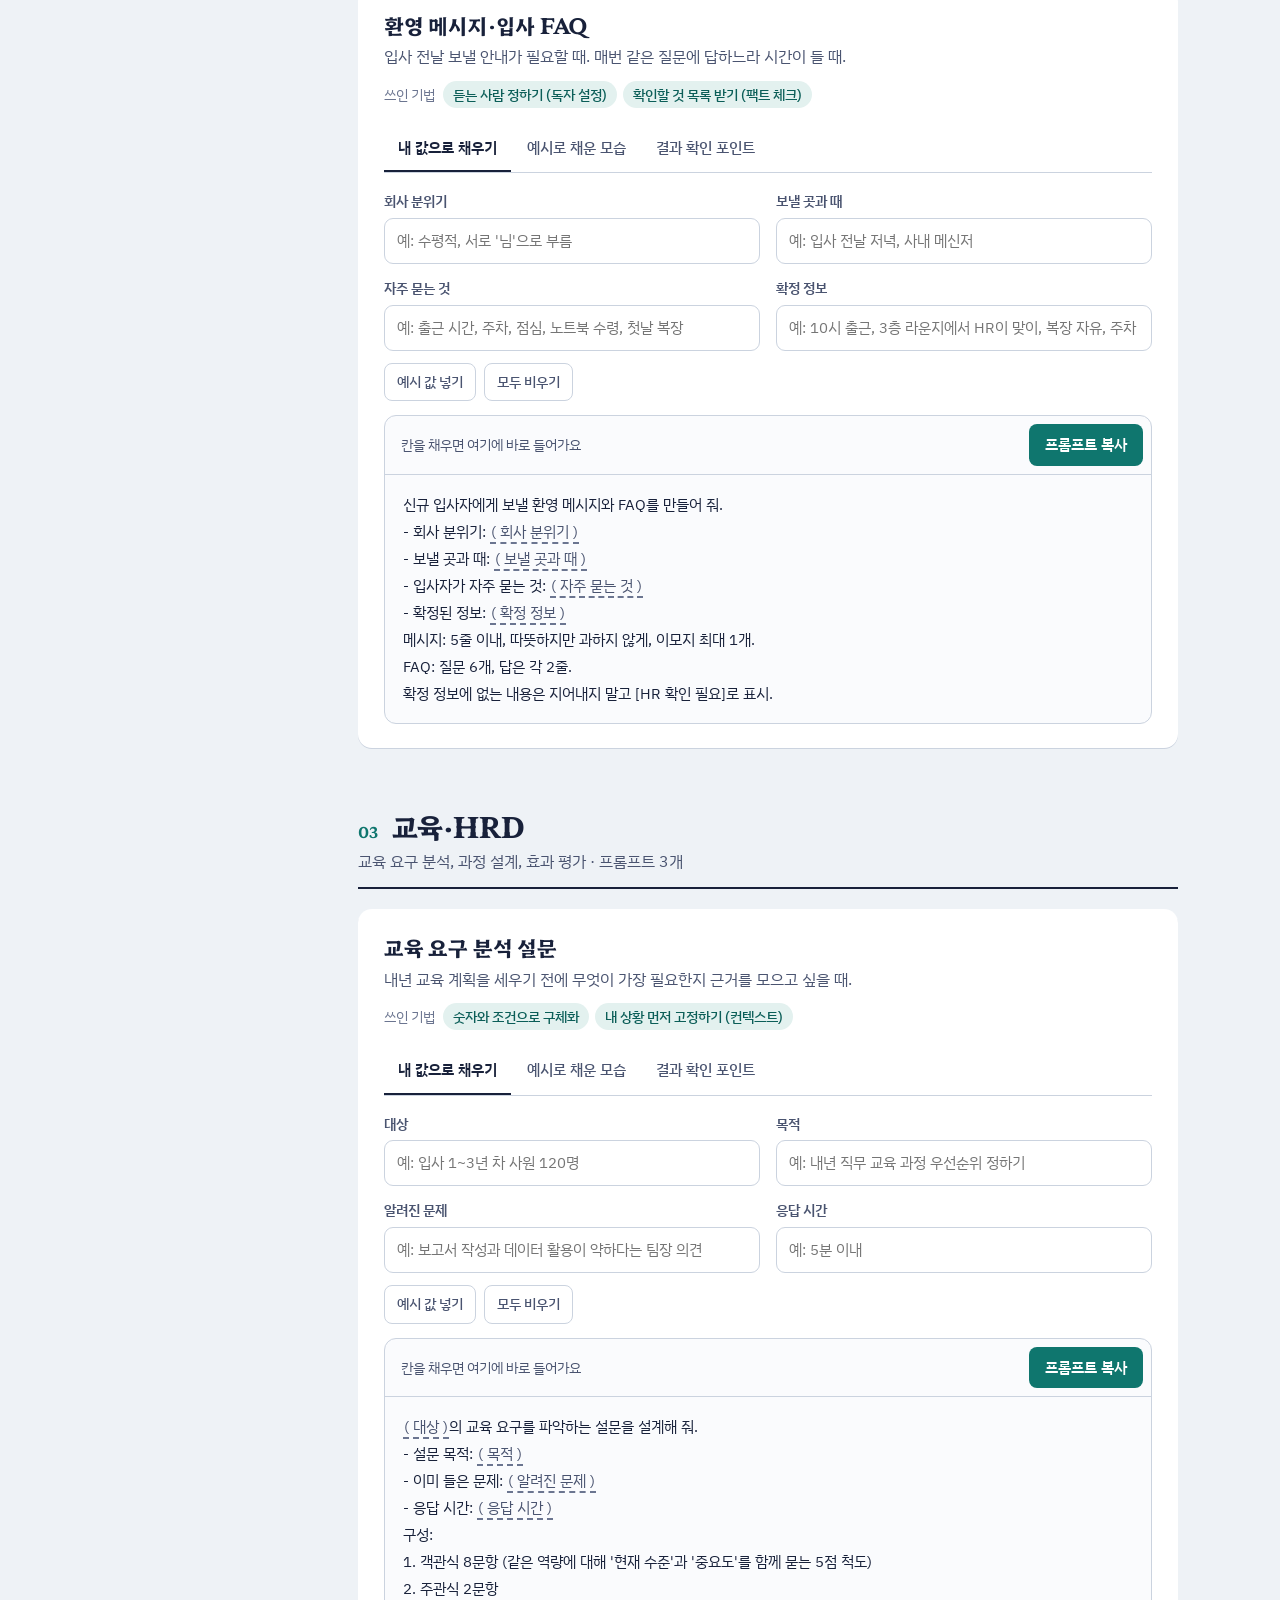
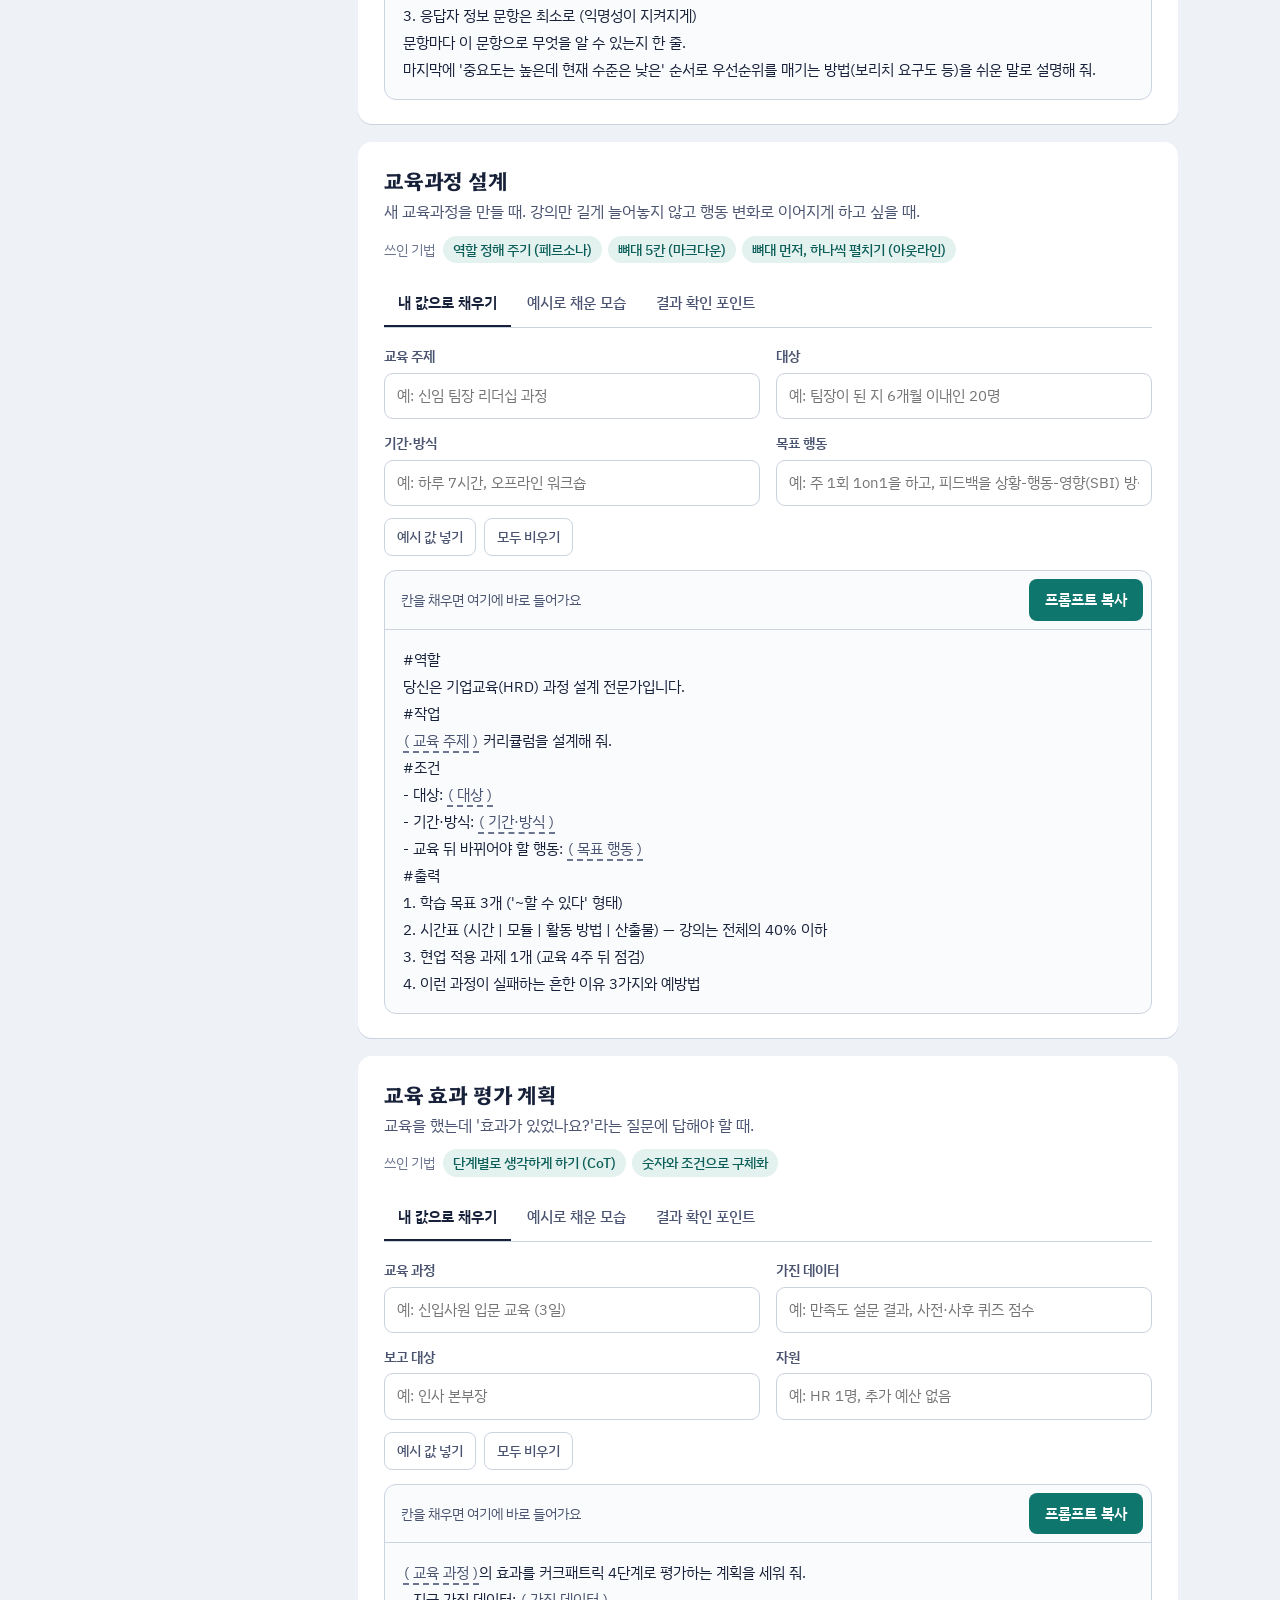
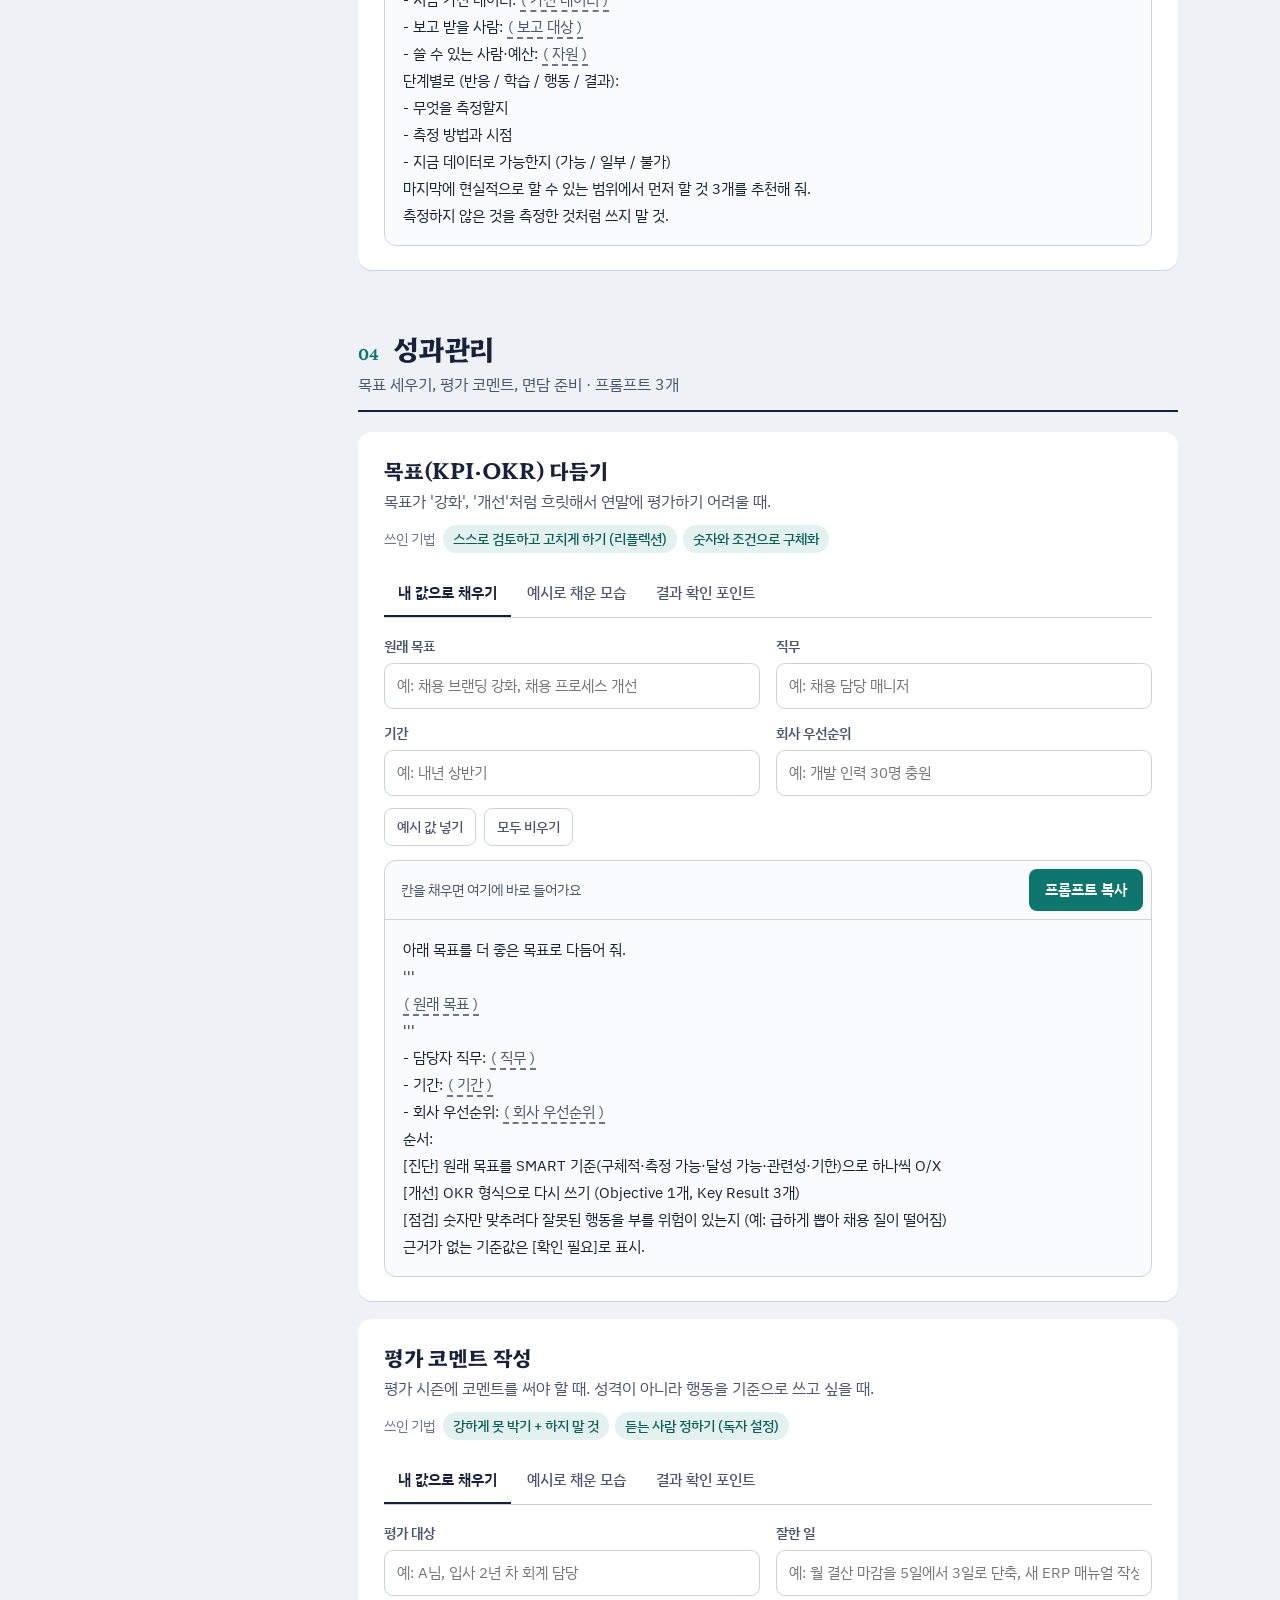
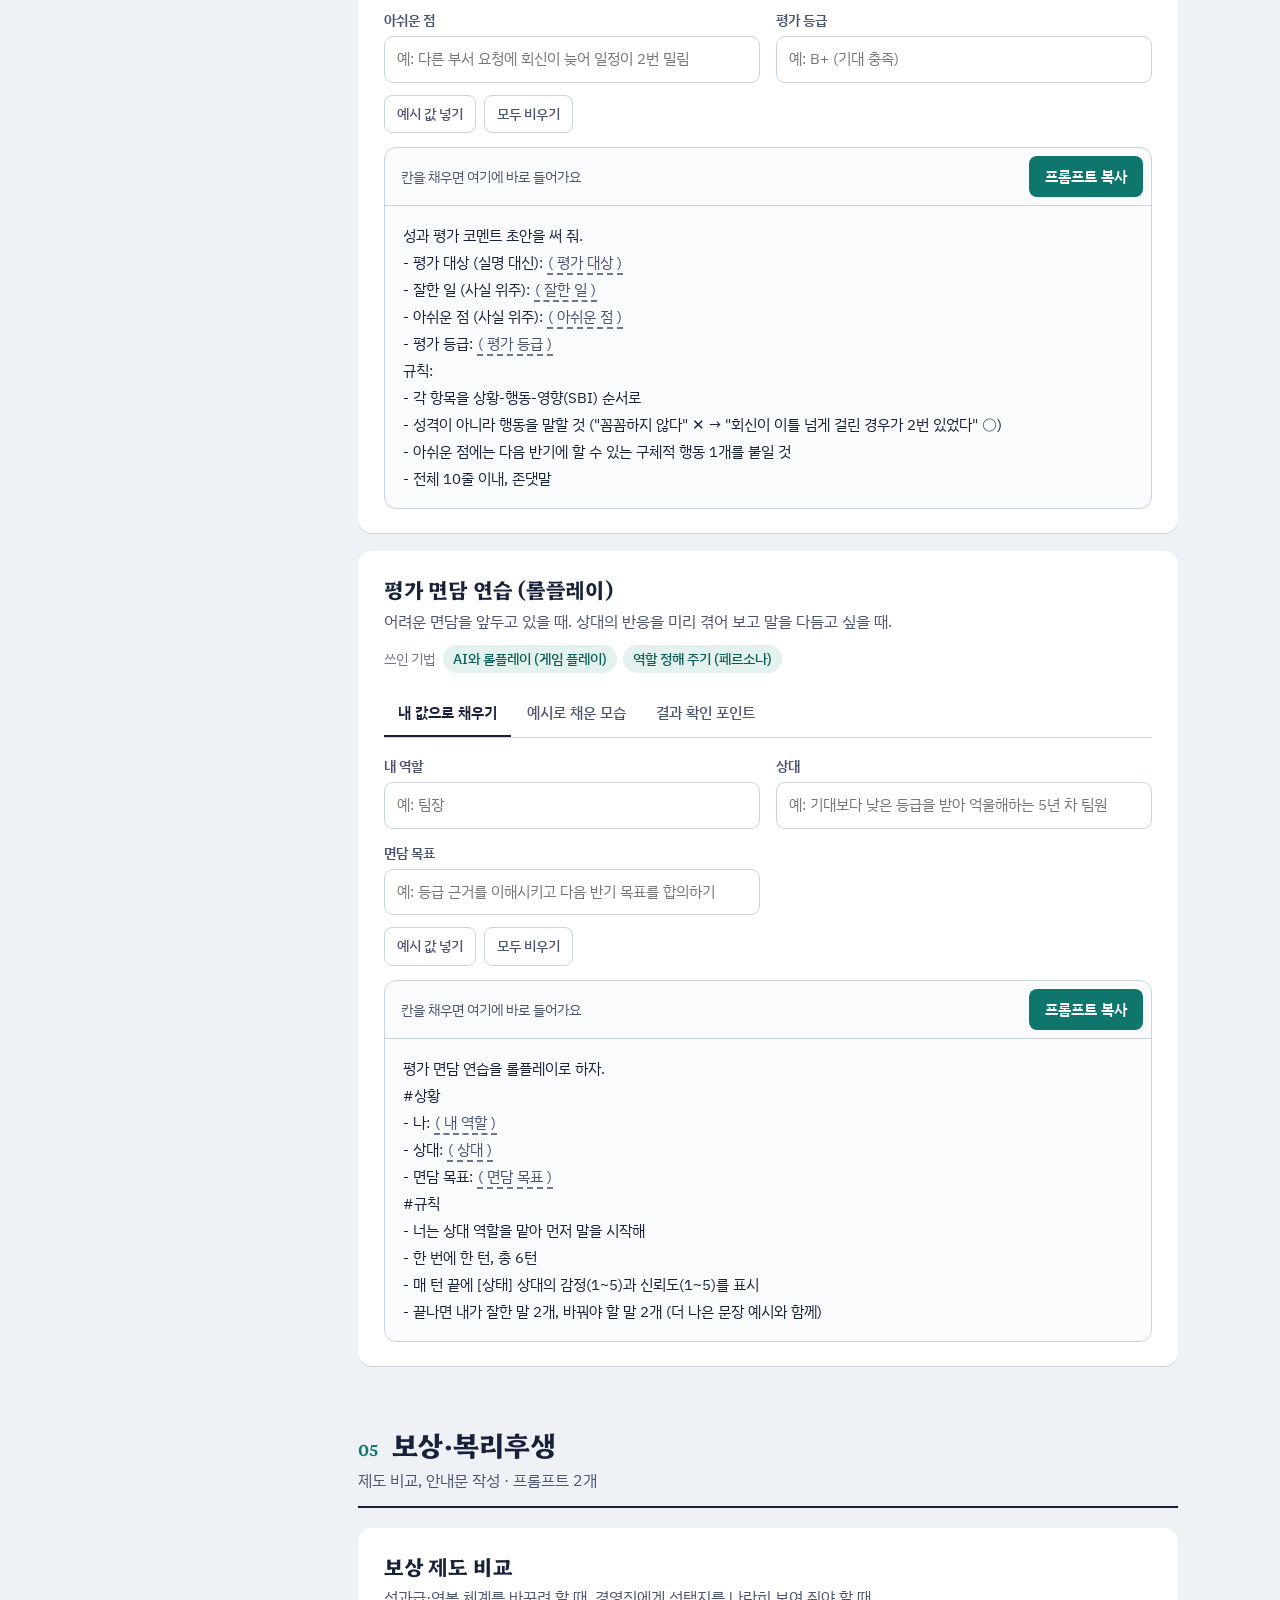
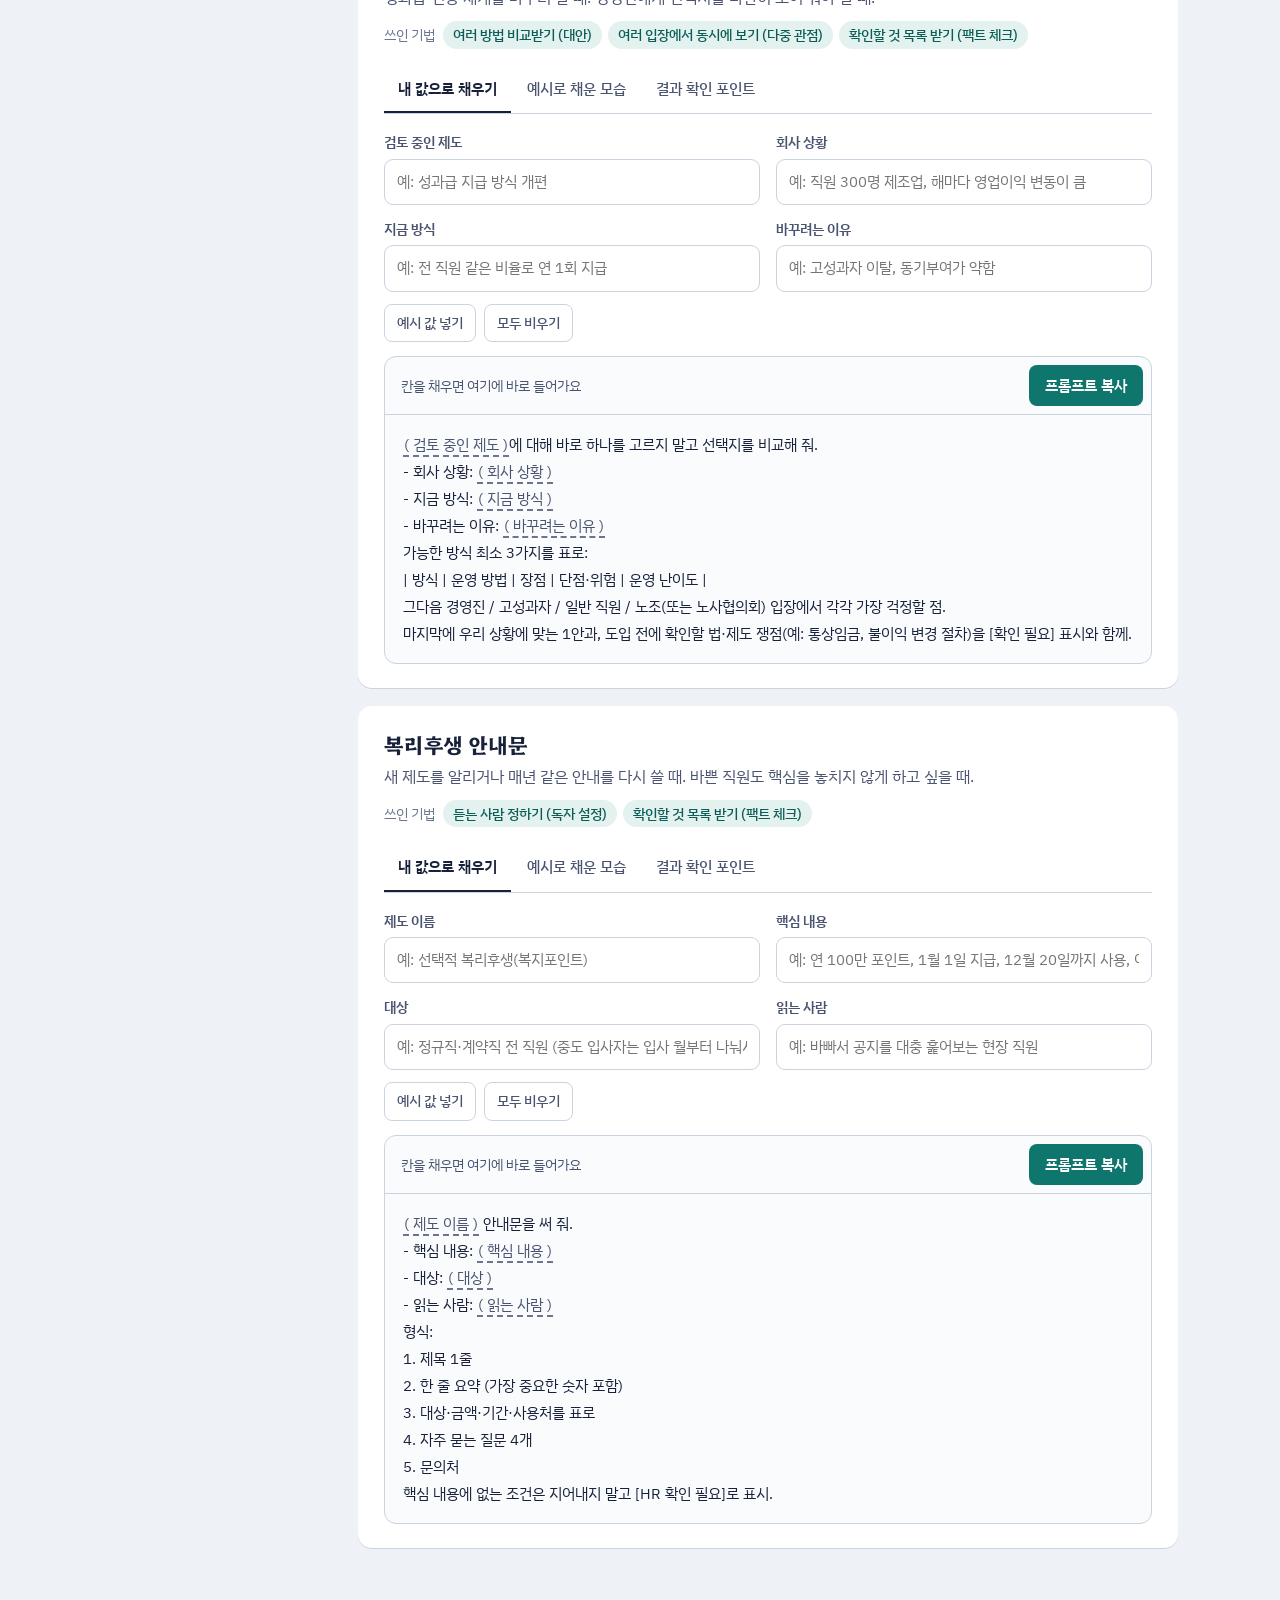
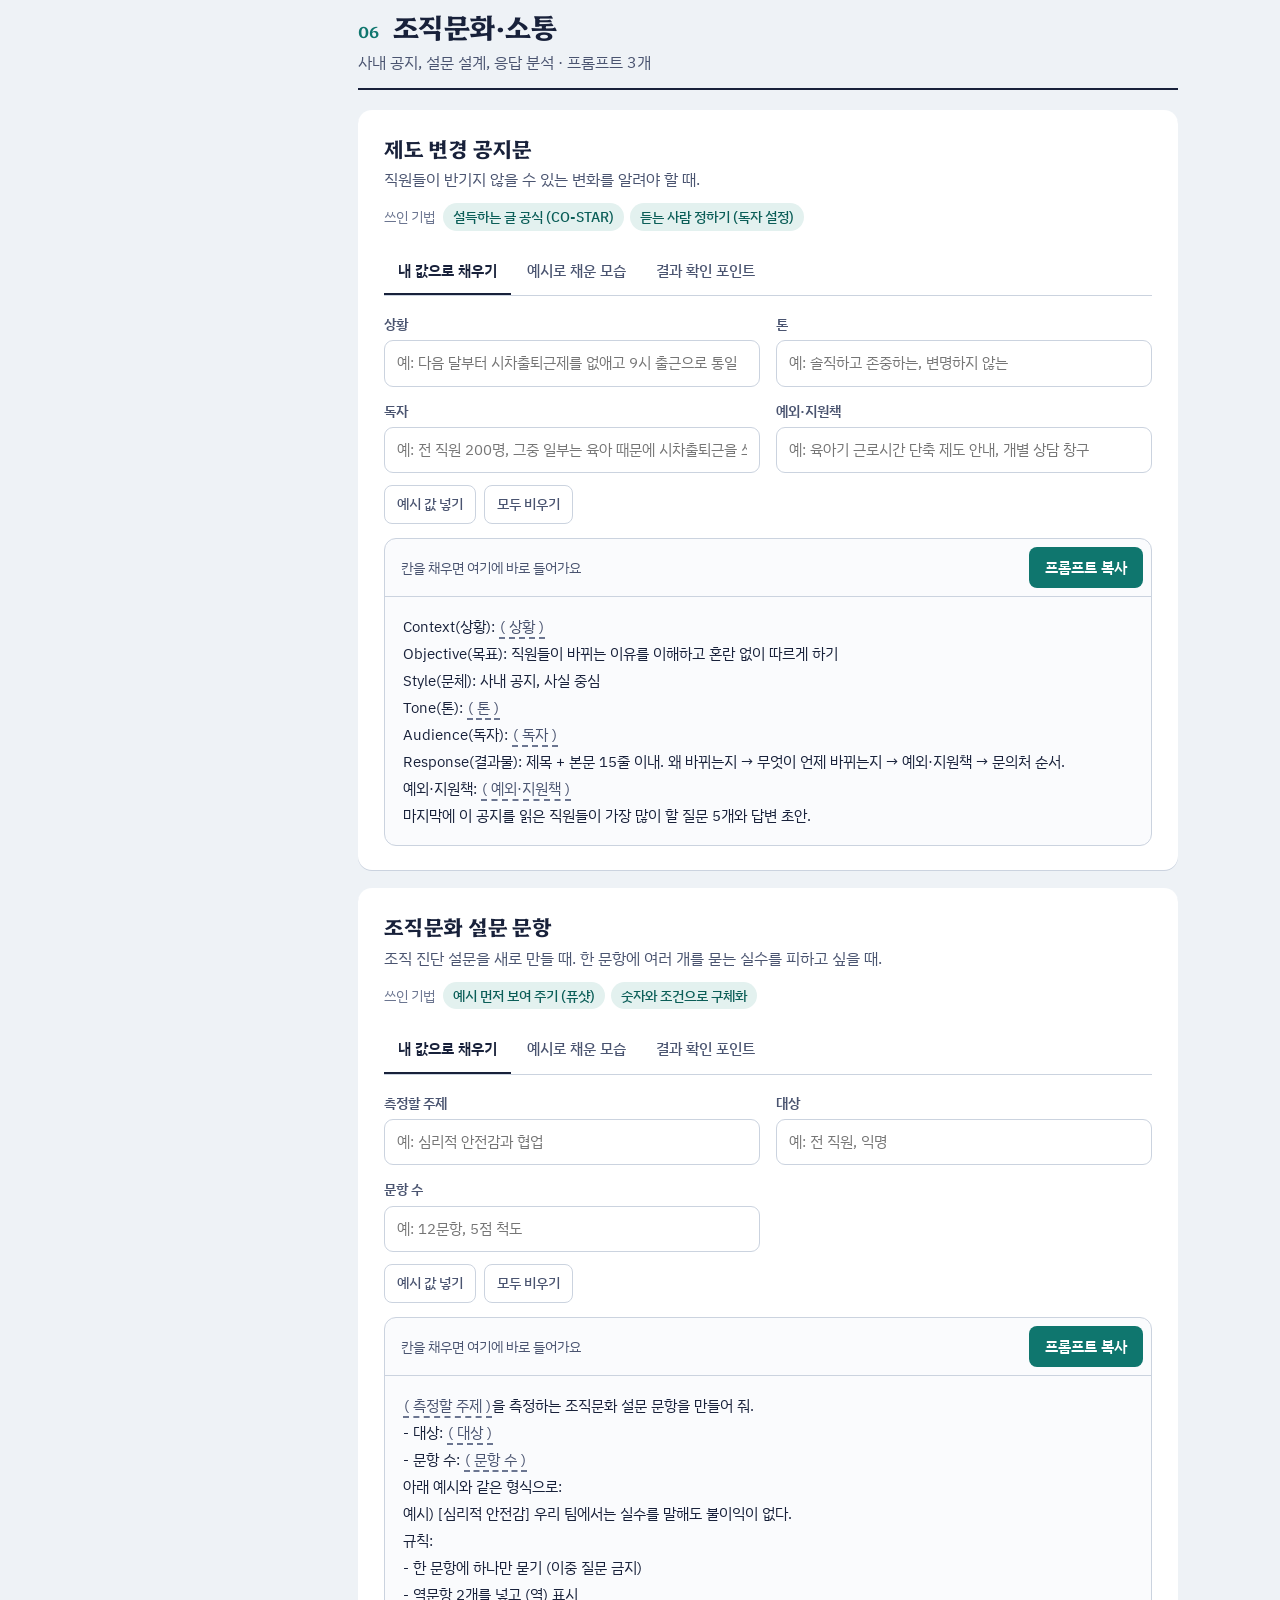
<file: prompts.html>
<!DOCTYPE html>
<html lang="ko">
<head>
<meta charset="UTF-8">
<meta name="viewport" content="width=device-width, initial-scale=1">
<title>업무별 프롬프트 | HR 프롬프트 플레이북</title>
<meta name="description" content="채용·온보딩·교육·성과·보상·조직문화·노무·인사 데이터 업무별로 빈칸만 채우면 되는 AI 프롬프트 틀">
<link rel="preconnect" href="https://fonts.googleapis.com">
<link rel="preconnect" href="https://fonts.gstatic.com" crossorigin>
<link href="https://fonts.googleapis.com/css2?family=Hahmlet:wght@300;500;700&family=IBM+Plex+Sans+KR:wght@400;500;600&display=swap" rel="stylesheet">
<link rel="stylesheet" href="assets/common.css">
<style>
  .task-foot { margin: 14px 0 0; font-size: 14.5px; color: var(--ink-2); }
  .legend { display: flex; flex-wrap: wrap; gap: 6px 18px; margin-top: 14px; font-size: 14px; color: var(--ink-2); }
  .more { margin-top: 8px; padding: 22px 26px; border: 2px dashed var(--line); border-radius: 14px; color: var(--ink-2); }
  .more a { font-weight: 600; }
</style>
</head>
<body>

<header class="gnb">
  <div class="wrap gnb-in">
    <a class="brand" href="index.html"><i>HR</i>프롬프트 플레이북</a>
    <nav class="gnb-tabs" aria-label="주 메뉴">
      <a href="prompts.html" aria-current="page"><b>업무별 프롬프트</b><small>빈칸만 채워 바로 쓰기</small></a>
      <a href="generator.html"><b>맞춤 프롬프트 만들기</b><small>목록에 없는 업무는 3칸으로</small></a>
      <a href="techniques.html"><b>답 고치는 기법</b><small>AI 답이 아쉬울 때</small></a>
      <a href="tools.html"><b>Claude HR 도구</b><small>슬래시 명령·플러그인</small></a>
    </nav>
  </div>
</header>
<div class="crumbbar">
  <nav class="wrap crumbs" aria-label="현재 위치">
    <ol>
      <li><a href="index.html">홈</a></li>
      <li><a href="prompts.html">업무별 프롬프트</a></li>
      <li data-crumb="cat" hidden></li>
      <li data-crumb="item" hidden></li>
    </ol>
  </nav>
</div>

<div class="wrap layout">
  <nav class="lnb" aria-label="HR 업무 영역" data-title="HR 업무 영역"></nav>

  <main class="content" data-spy-root>
    <header class="page-head">
      <p class="eyebrow">업무별 프롬프트</p>
      <h1>HR 업무를 고르고<br>빈칸만 채우세요</h1>
      <p>업무마다 바로 쓰는 프롬프트 틀이 있어요. 칸을 채우면 아래 프롬프트에 바로 들어가고, 복사해서 Claude·ChatGPT·Gemini에 붙여 넣으면 돼요.</p>
      <div class="legend">
        <span><mark class="blank">( 칸 이름 )</mark> 아직 안 채운 칸</span>
        <span><mark class="fill">채운 값</mark> 내가 채운 칸</span>
      </div>
      <div class="notice"><b>개인정보 주의</b><span>실명·주민번호·연봉 같은 실제 개인정보는 넣지 말고 'A님', '○○팀'처럼 바꿔서 쓰세요. AI 답은 초안이에요. 법·제도·숫자는 꼭 공식 자료로 확인하세요.</span></div>
    </header>

    <div id="areas"></div>

    <p class="more">찾는 업무가 없나요? <a href="generator.html">맞춤 프롬프트 만들기</a>에서 작업·결과물·피할 것 세 칸만 쓰면 새 프롬프트를 만들어 드려요.</p>
  </main>
</div>

<footer><div class="wrap">HR 실무에서 자주 하는 일을 프롬프트 틀로 정리했어요. AI의 답은 초안이니, 근로기준법 등 법·제도는 국가법령정보센터와 고용노동부 자료로 확인하세요.</div></footer>

<script src="assets/shell.js"></script>
<script src="assets/data-techniques.js"></script>
<script src="assets/data-prompts.js"></script>
<script>
const { esc } = Shell;
const TECH = Object.fromEntries(TECHNIQUES.map(t => [t.id, t.name]));
const SLOT = /\[\[(.+?)::([\s\S]+?)\]\]/g;
const TASKS = {};   // 카드 id → 업무 정보

// 프롬프트 속 칸 목록 (같은 이름은 한 번만)
function slotsOf(p) {
  const m = new Map();
  for (const [, name, ex] of p.matchAll(SLOT)) if (!m.has(name)) m.set(name, ex);
  return m;
}
// 칸을 표시해서 프롬프트 그리기
function renderPrompt(p, mark) {
  let out = "", last = 0;
  for (const m of p.matchAll(SLOT)) {
    out += esc(p.slice(last, m.index)) + mark(m[1], m[2]);
    last = m.index + m[0].length;
  }
  return out + esc(p.slice(last));
}
const exampleMark = (n, ex) => `<mark class="fill">${esc(ex)}</mark>`;

function card(area, t) {
  const uid = `${area.id}-${t.id}`;
  TASKS[uid] = t;
  const slots = [...slotsOf(t.prompt)];
  const fields = slots.map(([name, ex], i) => {
    const long = ex.length > 46 || ex.includes("\n");
    const id = `${uid}-f${i}`;
    const ph = esc(ex.split("\n")[0]) + (ex.includes("\n") ? " …" : "");
    return `<div class="field${long ? " wide" : ""}"><label for="${id}">${esc(name)}</label>` +
      (long ? `<textarea id="${id}" data-slot="${esc(name)}" placeholder="예: ${ph}"></textarea>`
            : `<input id="${id}" type="text" data-slot="${esc(name)}" placeholder="예: ${ph}" autocomplete="off">`) + `</div>`;
  }).join("");
  const techs = t.tech.map(id => `<a href="techniques.html#t-${id}">${TECH[id]}</a>`).join("");
  return `
  <article class="card task" id="${uid}" data-spy-item data-title="${esc(t.title)}">
    <h3>${esc(t.title)}</h3>
    <p class="when">${esc(t.when)}</p>
    <p class="techs"><span>쓰인 기법</span>${techs}</p>

    <div class="tabs" role="tablist" aria-label="${esc(t.title)} 보기 방식">
      <button type="button" role="tab" id="${uid}-t1" aria-controls="${uid}-p1" aria-selected="true">내 값으로 채우기</button>
      <button type="button" role="tab" id="${uid}-t2" aria-controls="${uid}-p2" aria-selected="false" tabindex="-1">예시로 채운 모습</button>
      <button type="button" role="tab" id="${uid}-t3" aria-controls="${uid}-p3" aria-selected="false" tabindex="-1">결과 확인 포인트</button>
    </div>

    <div role="tabpanel" id="${uid}-p1" aria-labelledby="${uid}-t1">
      <div class="fields" data-fields="${uid}">
        ${fields}
        <div class="field-actions">
          <button class="ghost" type="button" data-act="example">예시 값 넣기</button>
          <button class="ghost" type="button" data-act="clear">모두 비우기</button>
        </div>
      </div>
      <div class="tpl"><div class="tpl-bar"><span>칸을 채우면 여기에 바로 들어가요</span><button class="copy js-copy" type="button">프롬프트 복사</button></div><pre data-out="${uid}"></pre></div>
    </div>

    <div role="tabpanel" id="${uid}-p2" aria-labelledby="${uid}-t2" hidden>
      <div class="tpl"><div class="tpl-bar"><span>노란 부분이 예시로 채운 값이에요</span><button class="copy js-copy" type="button">예시 그대로 복사</button></div><pre>${renderPrompt(t.prompt, exampleMark)}</pre></div>
    </div>

    <div role="tabpanel" id="${uid}-p3" aria-labelledby="${uid}-t3" hidden>
      <ul class="checks">${t.checks.map(c => `<li>${esc(c)}</li>`).join("")}</ul>
      <p class="task-foot">AI가 쓴 답을 그대로 내보내기 전에 위 항목을 사람이 확인하세요.</p>
    </div>
  </article>`;
}

// 내 값으로 프롬프트 다시 그리기
function update(uid) {
  const vals = {};
  document.querySelectorAll(`[data-fields="${uid}"] [data-slot]`).forEach(f => { vals[f.dataset.slot] = f.value.trim(); });
  document.querySelector(`[data-out="${uid}"]`).innerHTML = renderPrompt(TASKS[uid].prompt,
    n => vals[n] ? `<mark class="fill">${esc(vals[n])}</mark>` : `<mark class="blank">( ${esc(n)} )</mark>`);
}

document.getElementById("areas").innerHTML = AREAS.map((a, i) => `
  <section class="cat-sec" id="${a.id}" data-spy-cat data-title="${esc(a.title)}">
    <header class="cat-head"><span class="no">${String(i + 1).padStart(2, "0")}</span><h2>${esc(a.title)}</h2><p>${esc(a.desc)} · 프롬프트 ${a.tasks.length}개</p></header>
    ${a.tasks.map(t => card(a, t)).join("")}
  </section>`).join("");

Object.keys(TASKS).forEach(update);

const areasEl = document.getElementById("areas");
areasEl.addEventListener("input", e => {
  const box = e.target.closest("[data-fields]");
  if (box) update(box.dataset.fields);
});
areasEl.addEventListener("click", e => {
  const b = e.target.closest("[data-act]");
  if (!b) return;
  const box = b.closest("[data-fields]");
  const ex = slotsOf(TASKS[box.dataset.fields].prompt);
  box.querySelectorAll("[data-slot]").forEach(f => { f.value = b.dataset.act === "example" ? ex.get(f.dataset.slot) : ""; });
  update(box.dataset.fields);
});

Shell.initSpy();
Shell.jumpToHash();
</script>
</body>
</html>
</file>
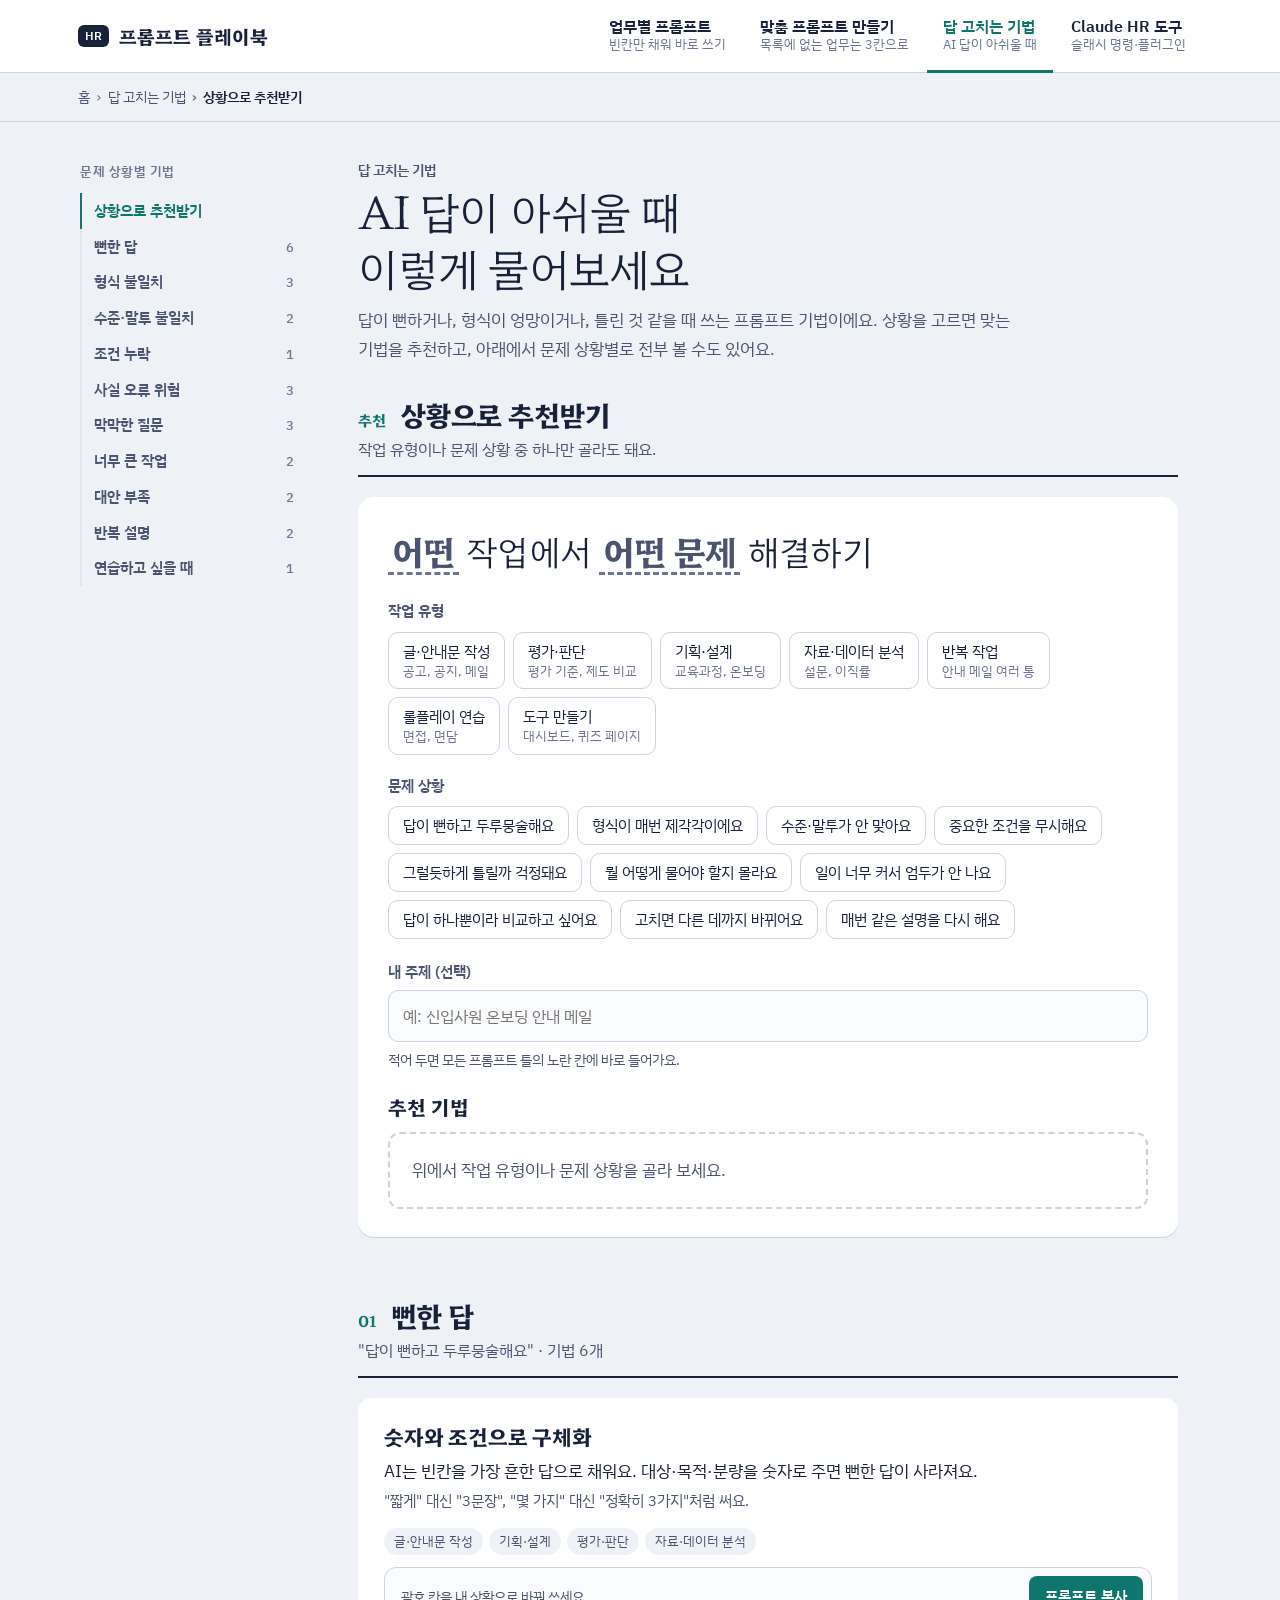
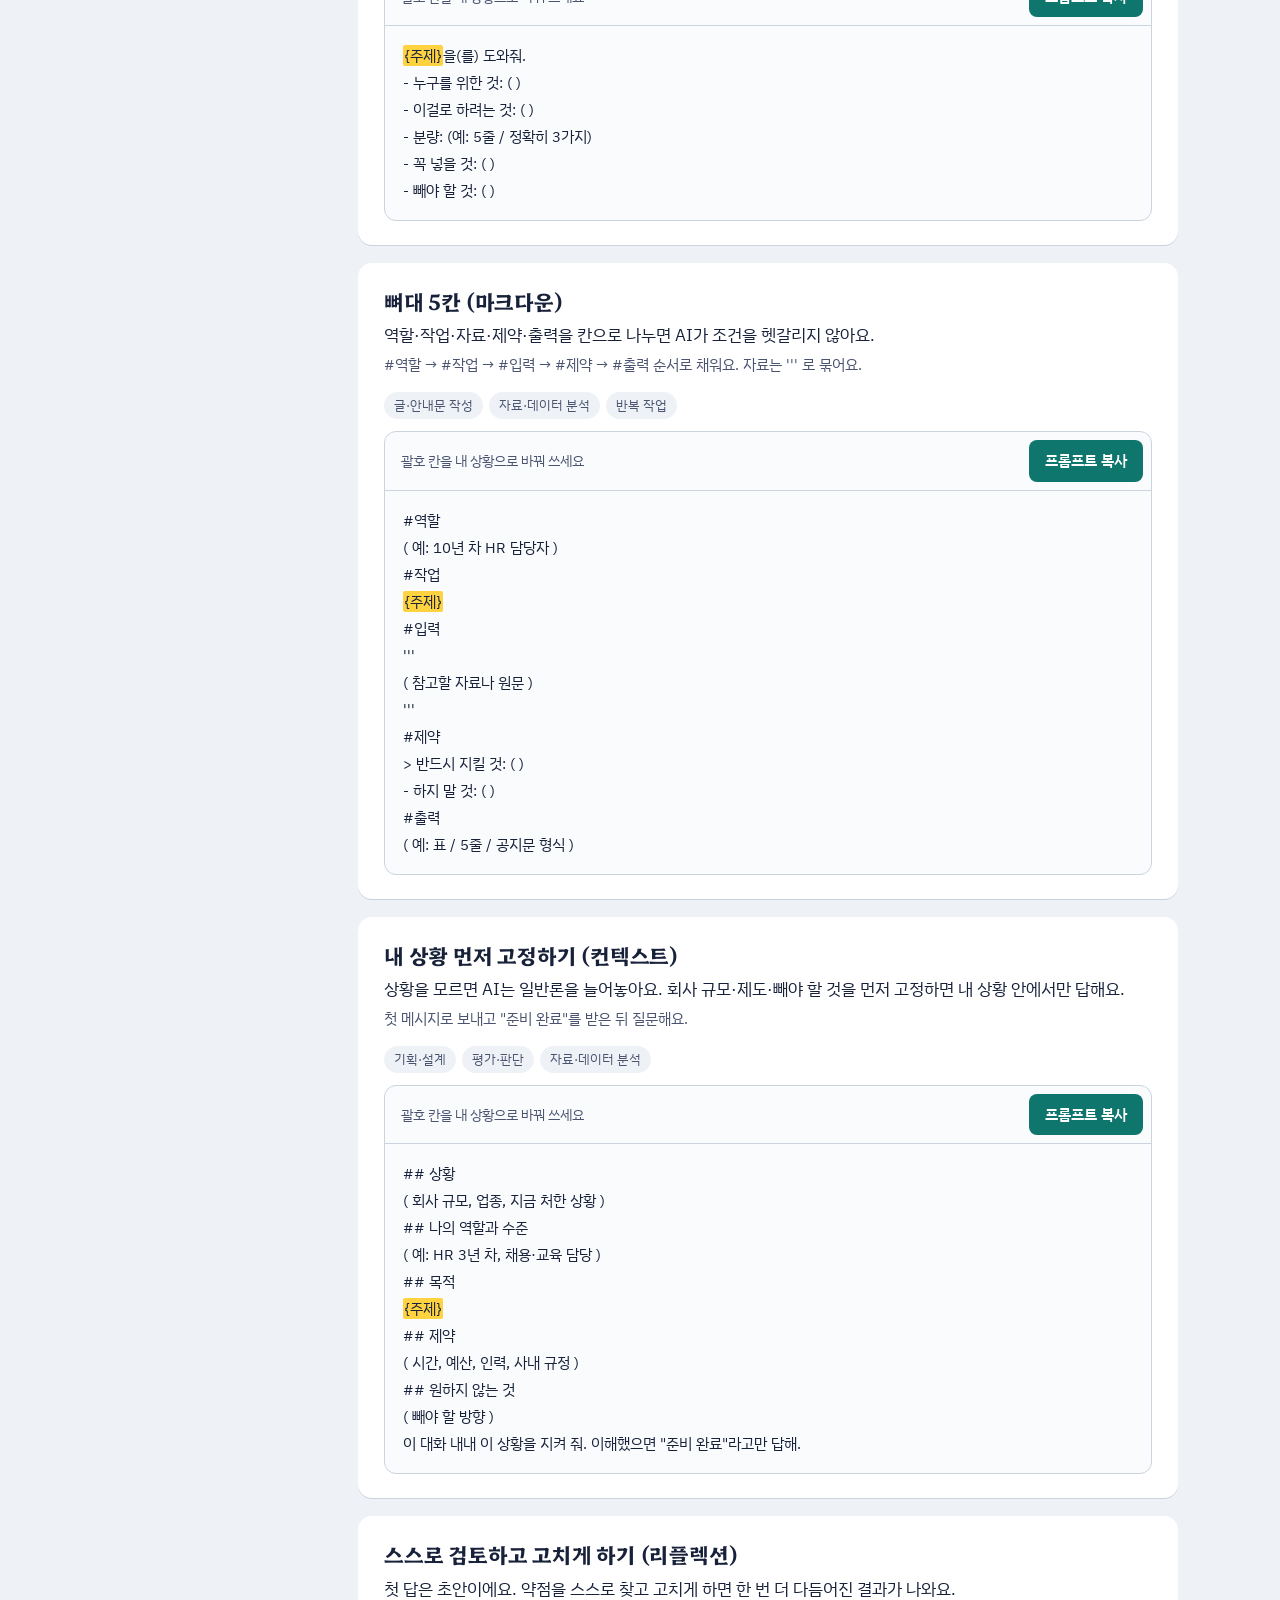
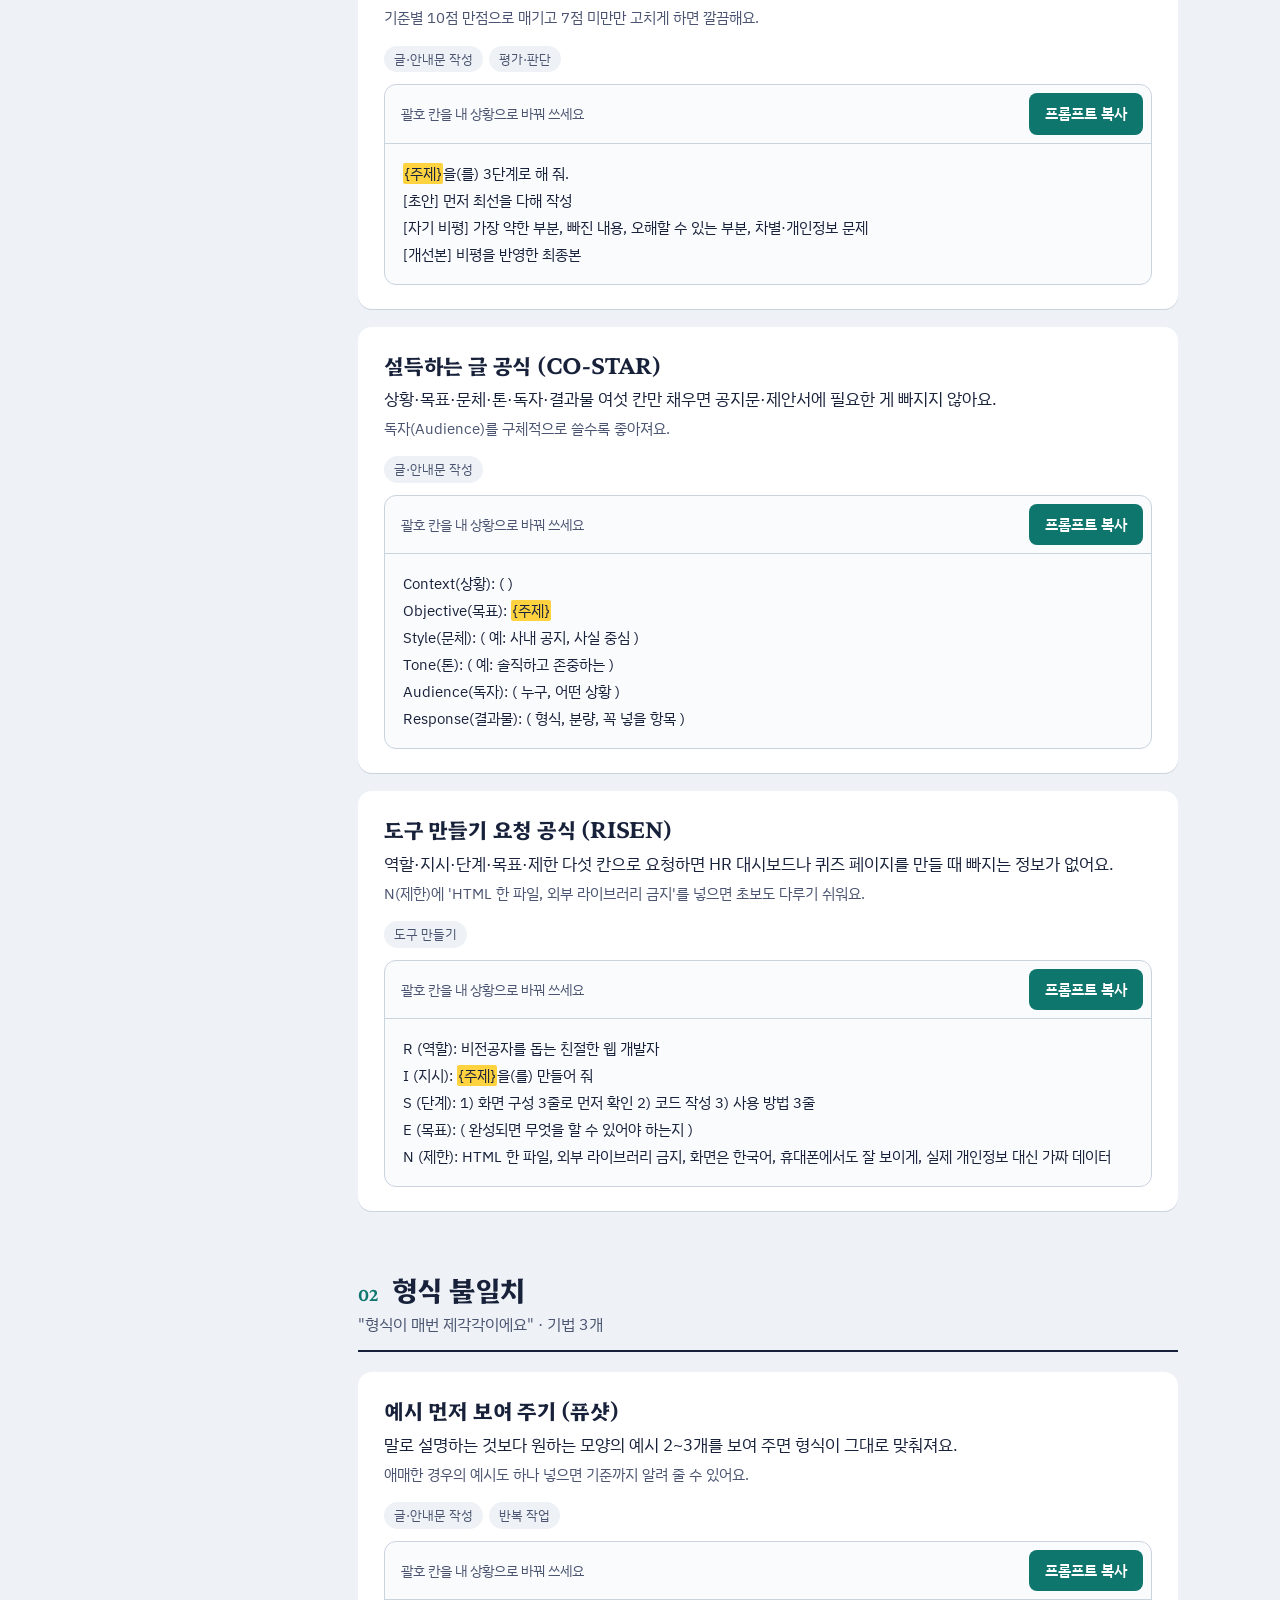
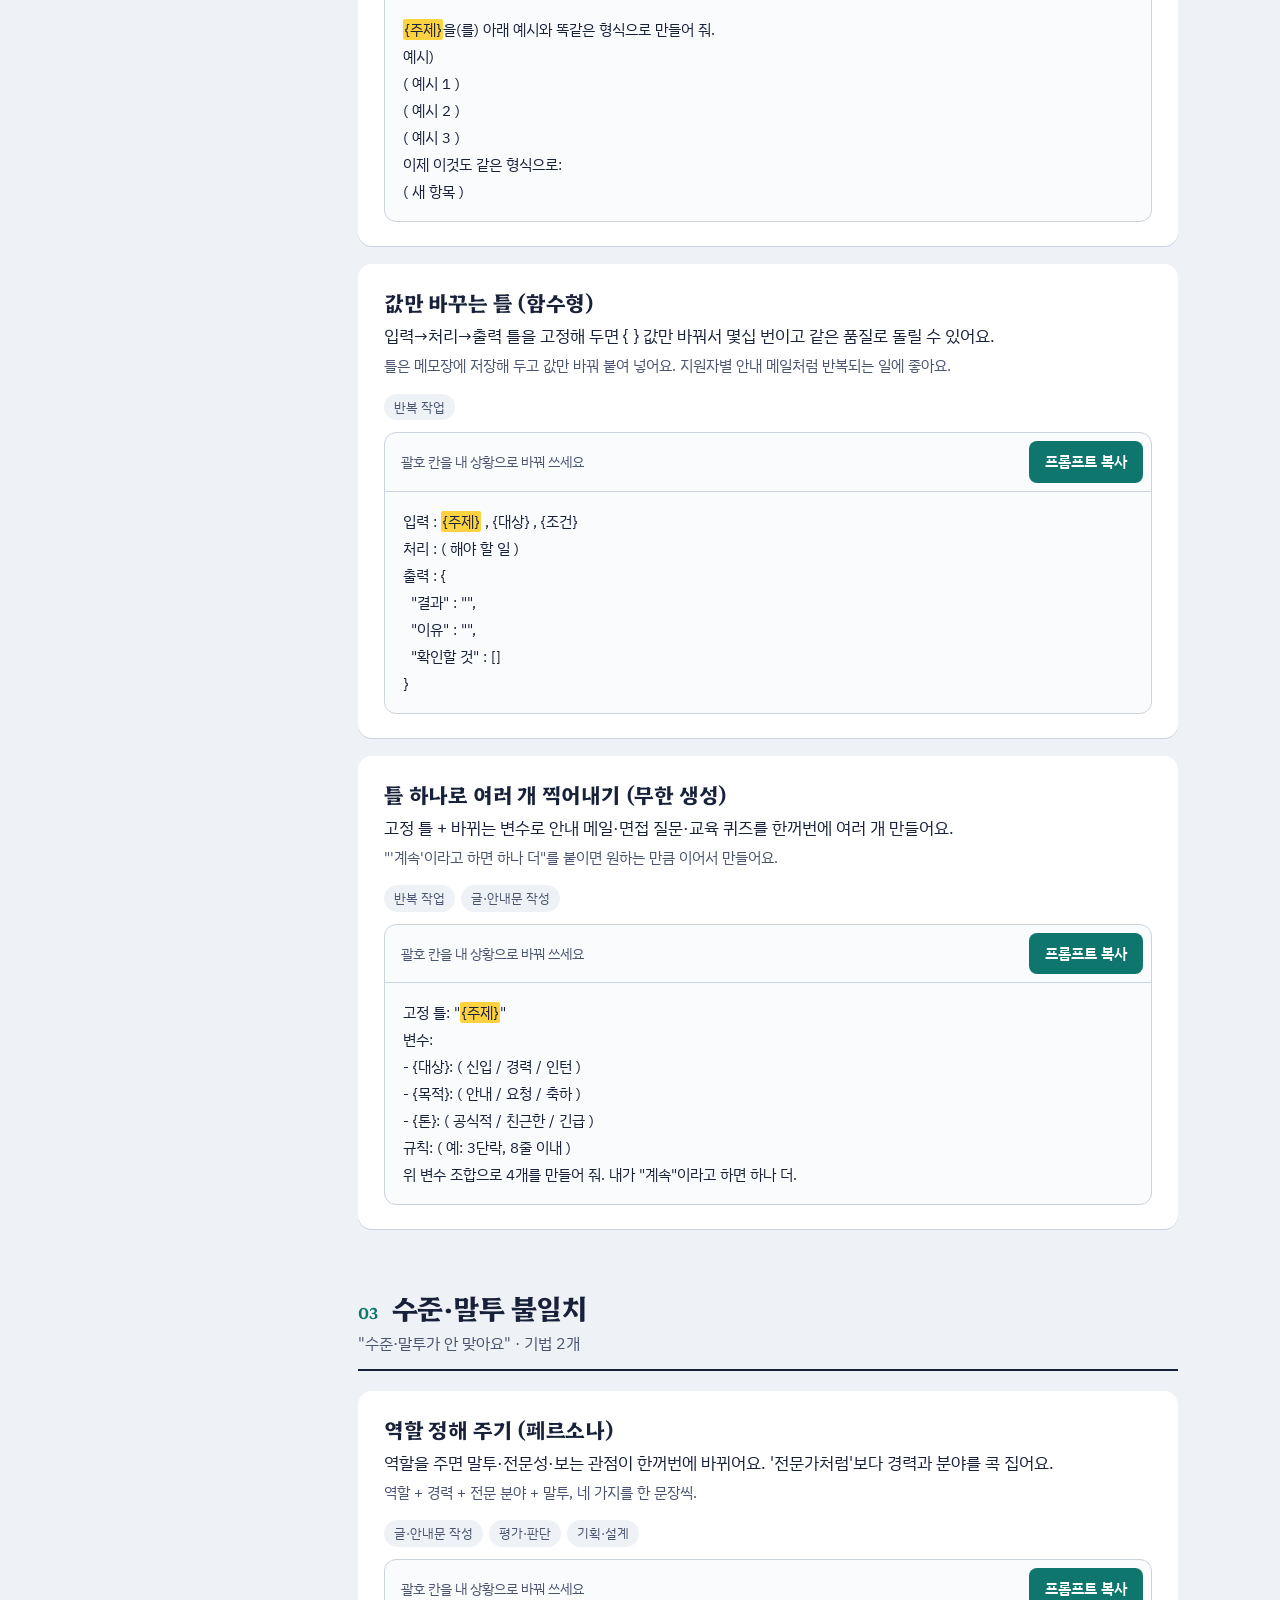
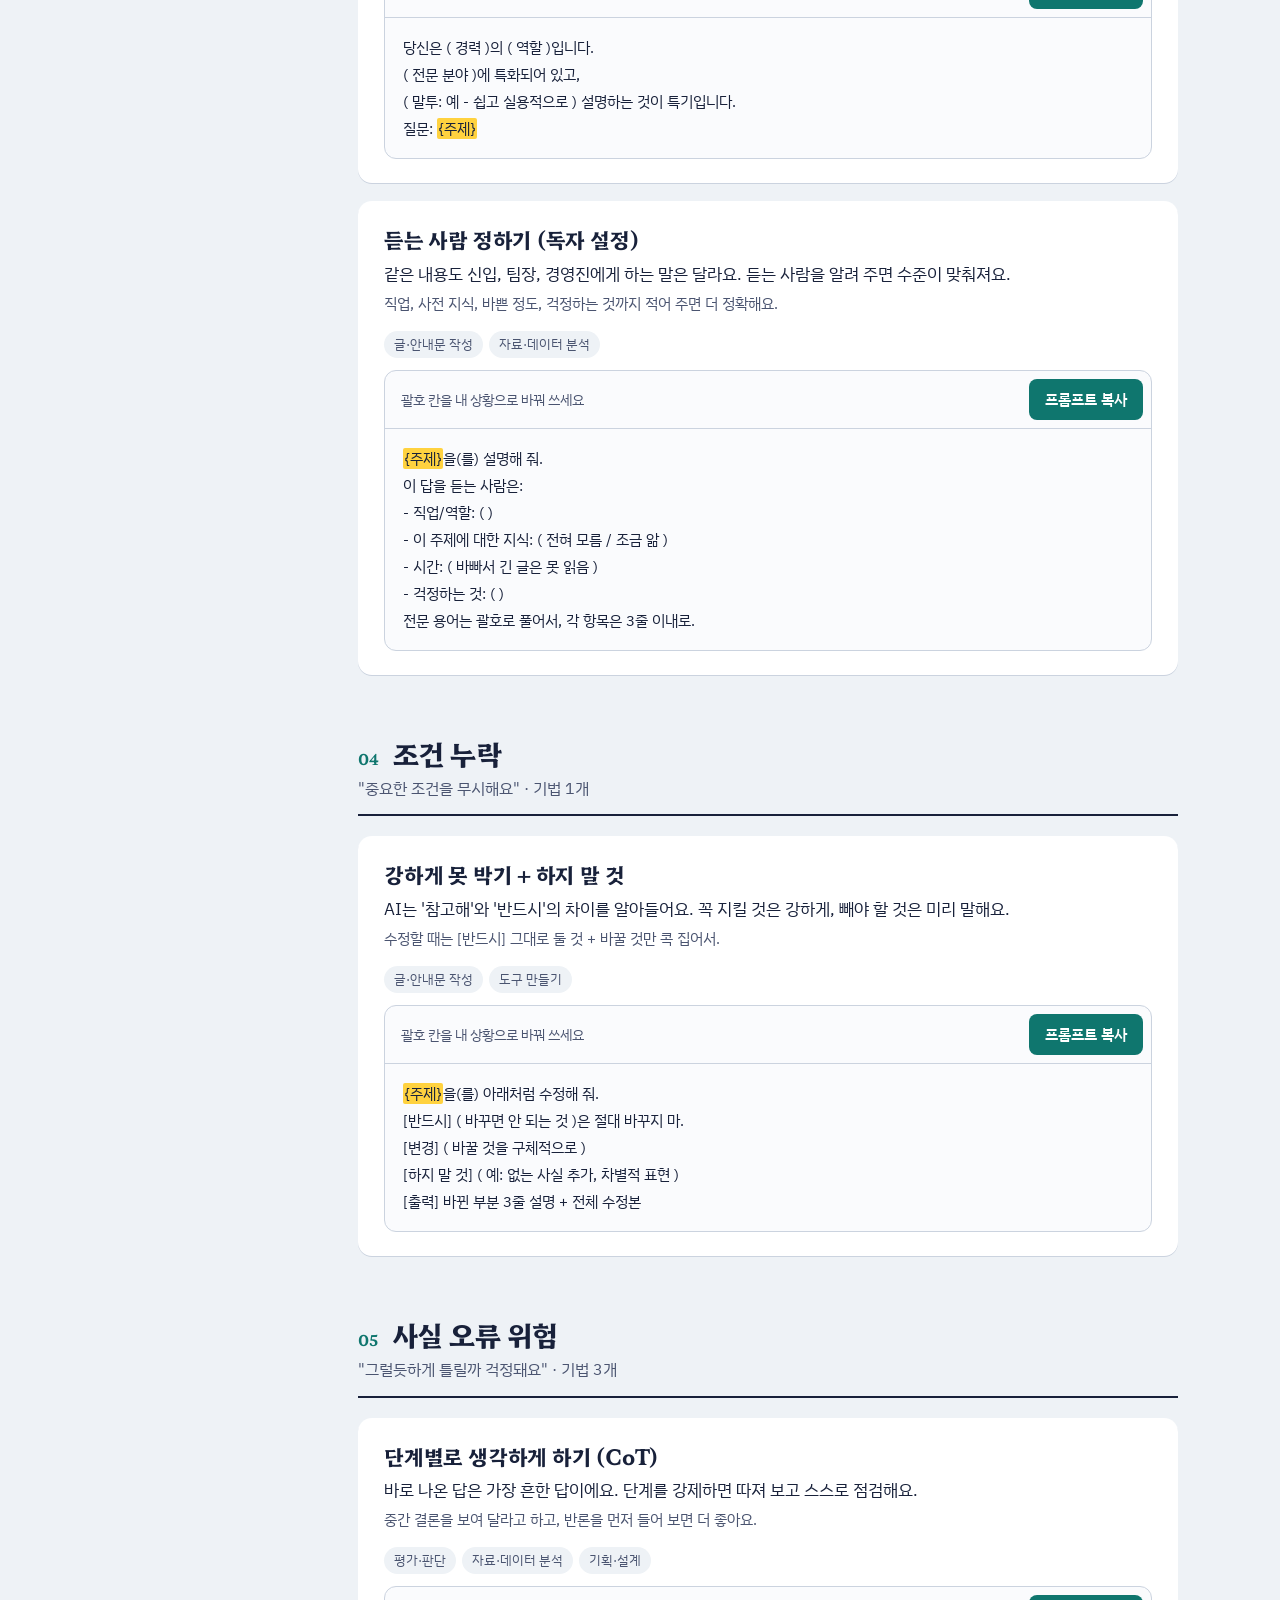
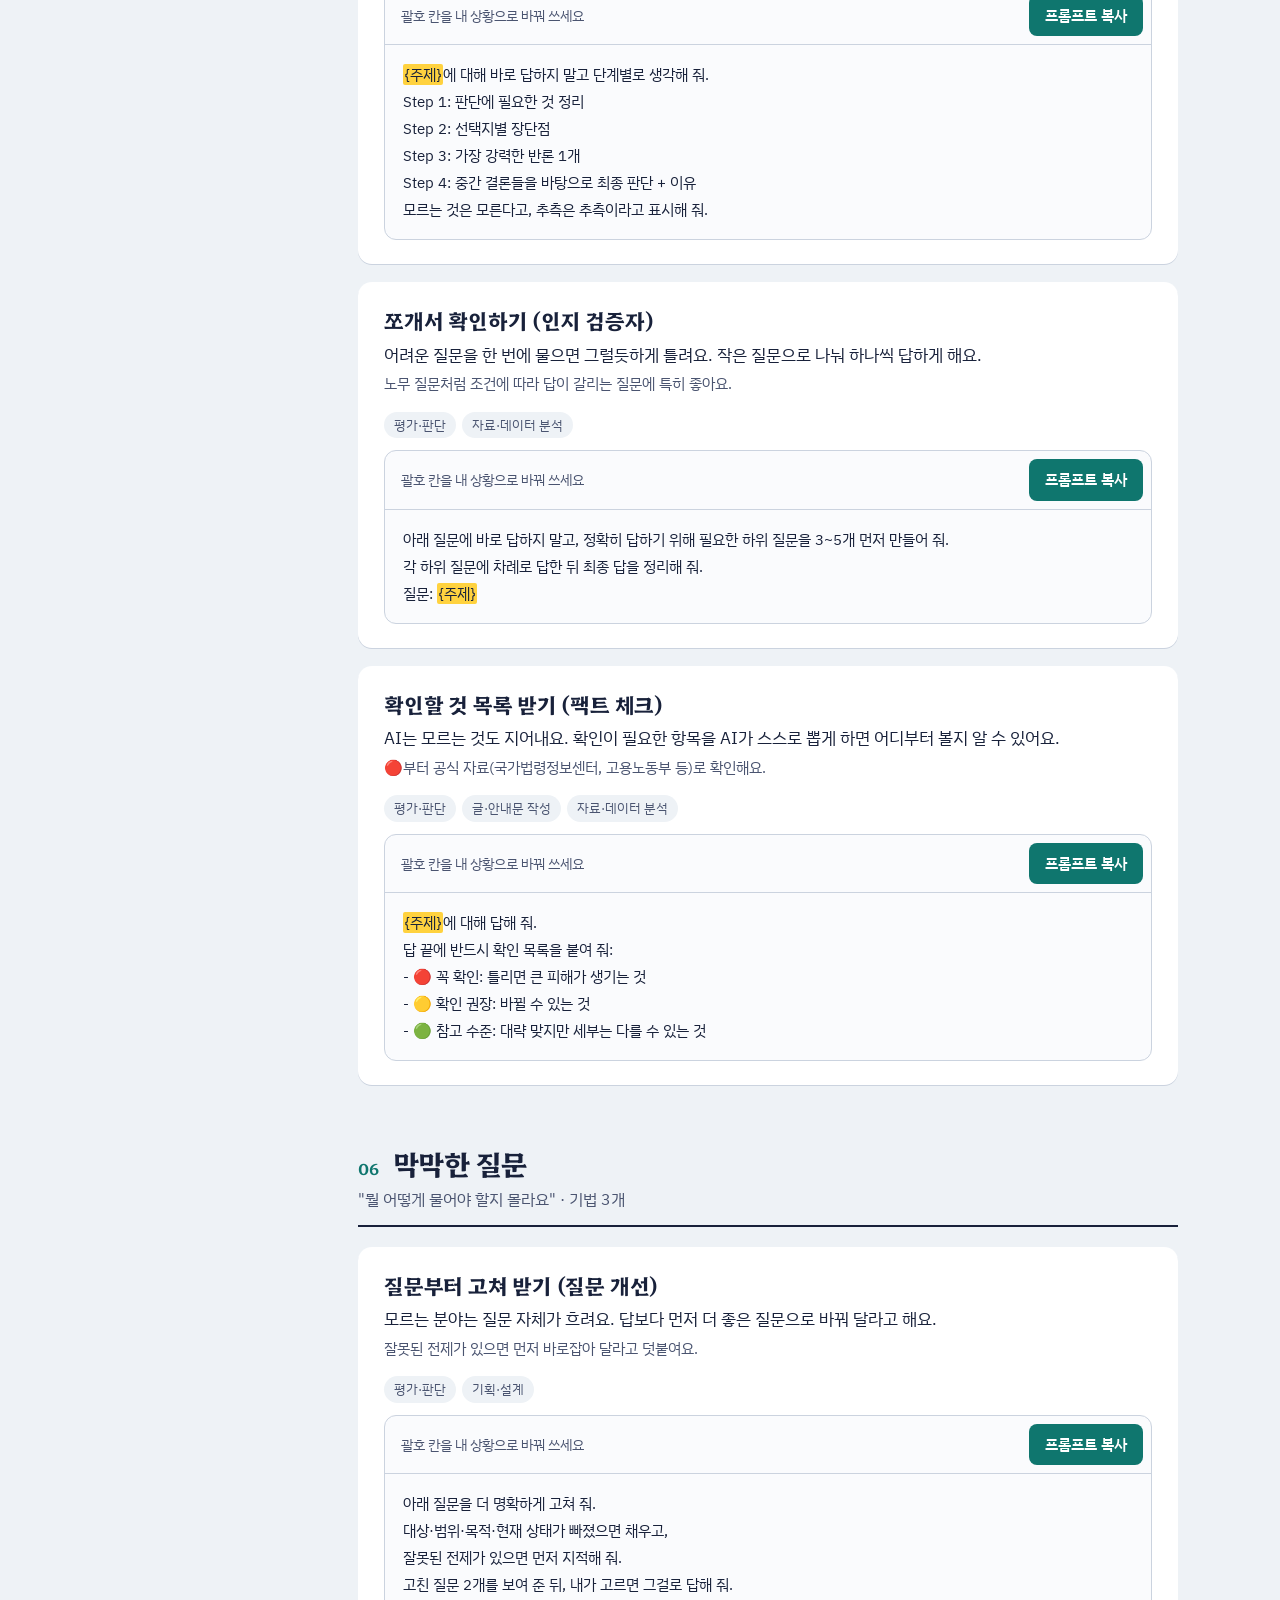
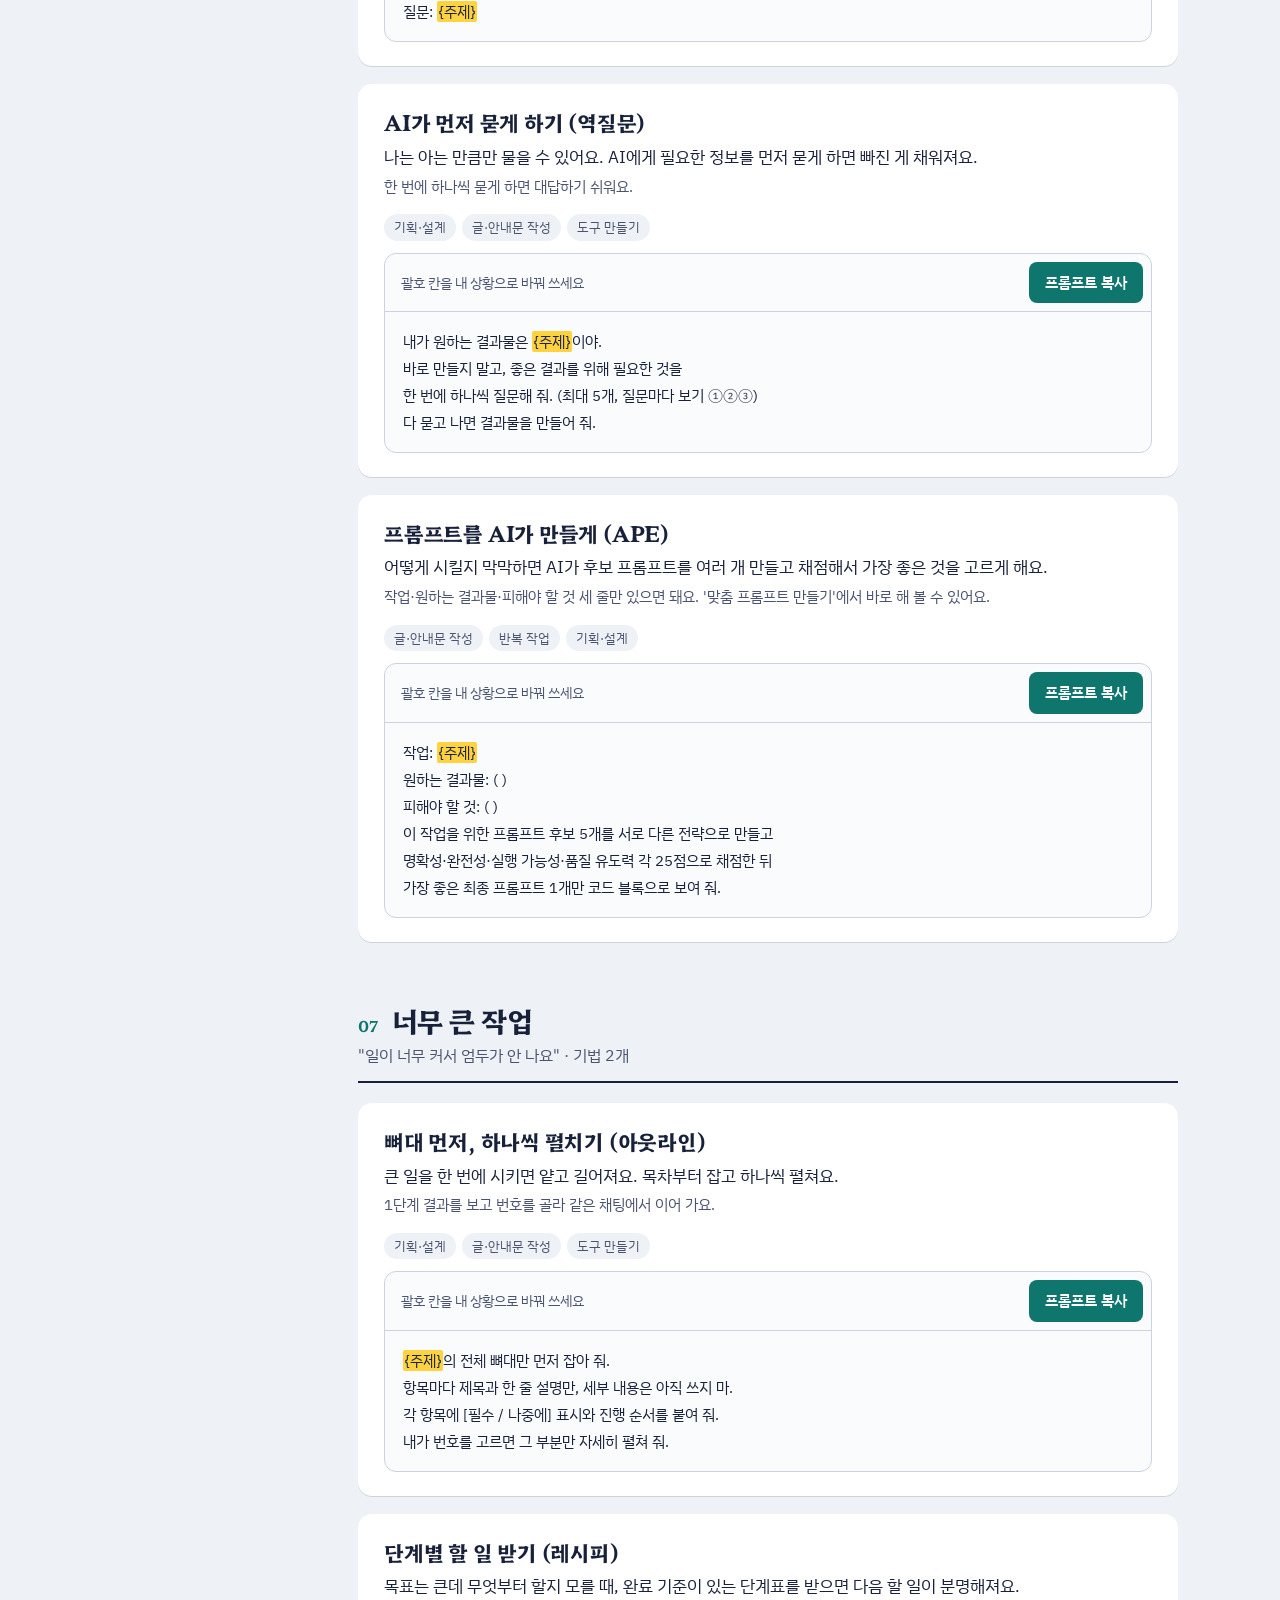
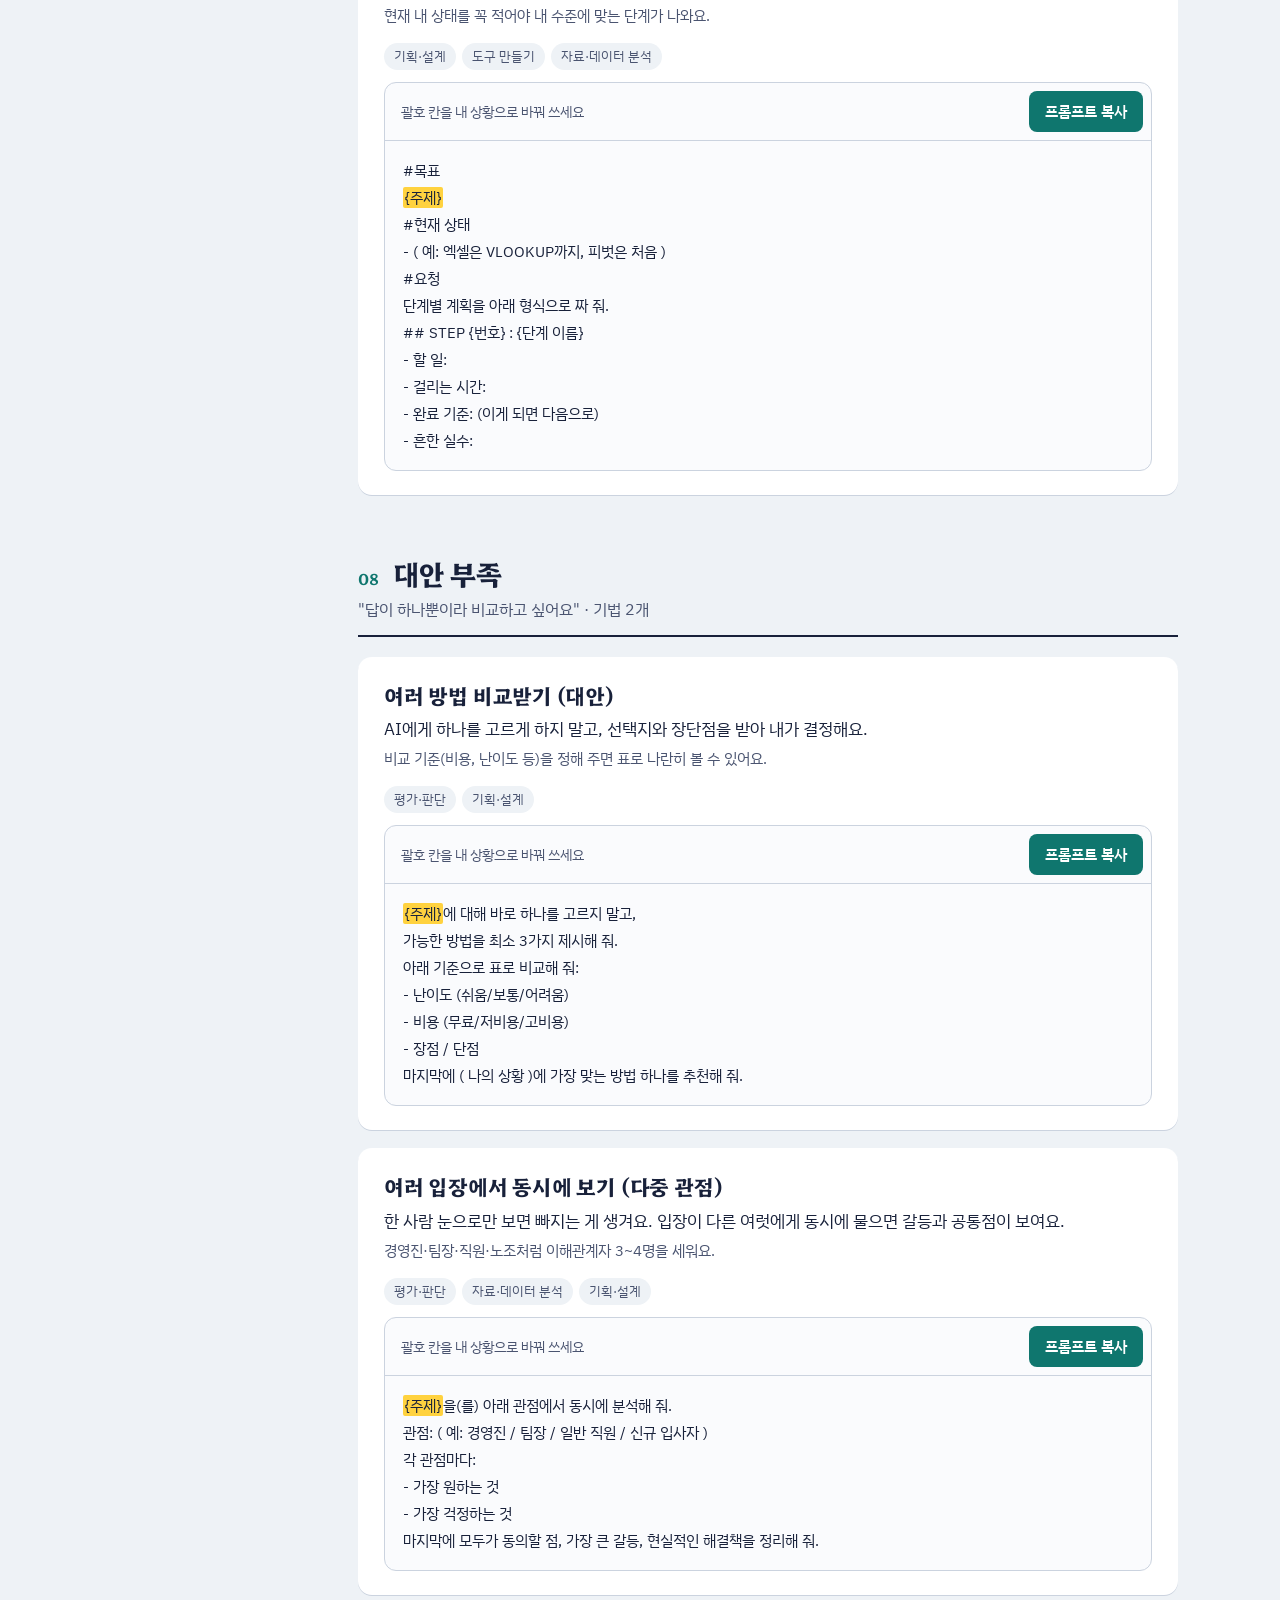
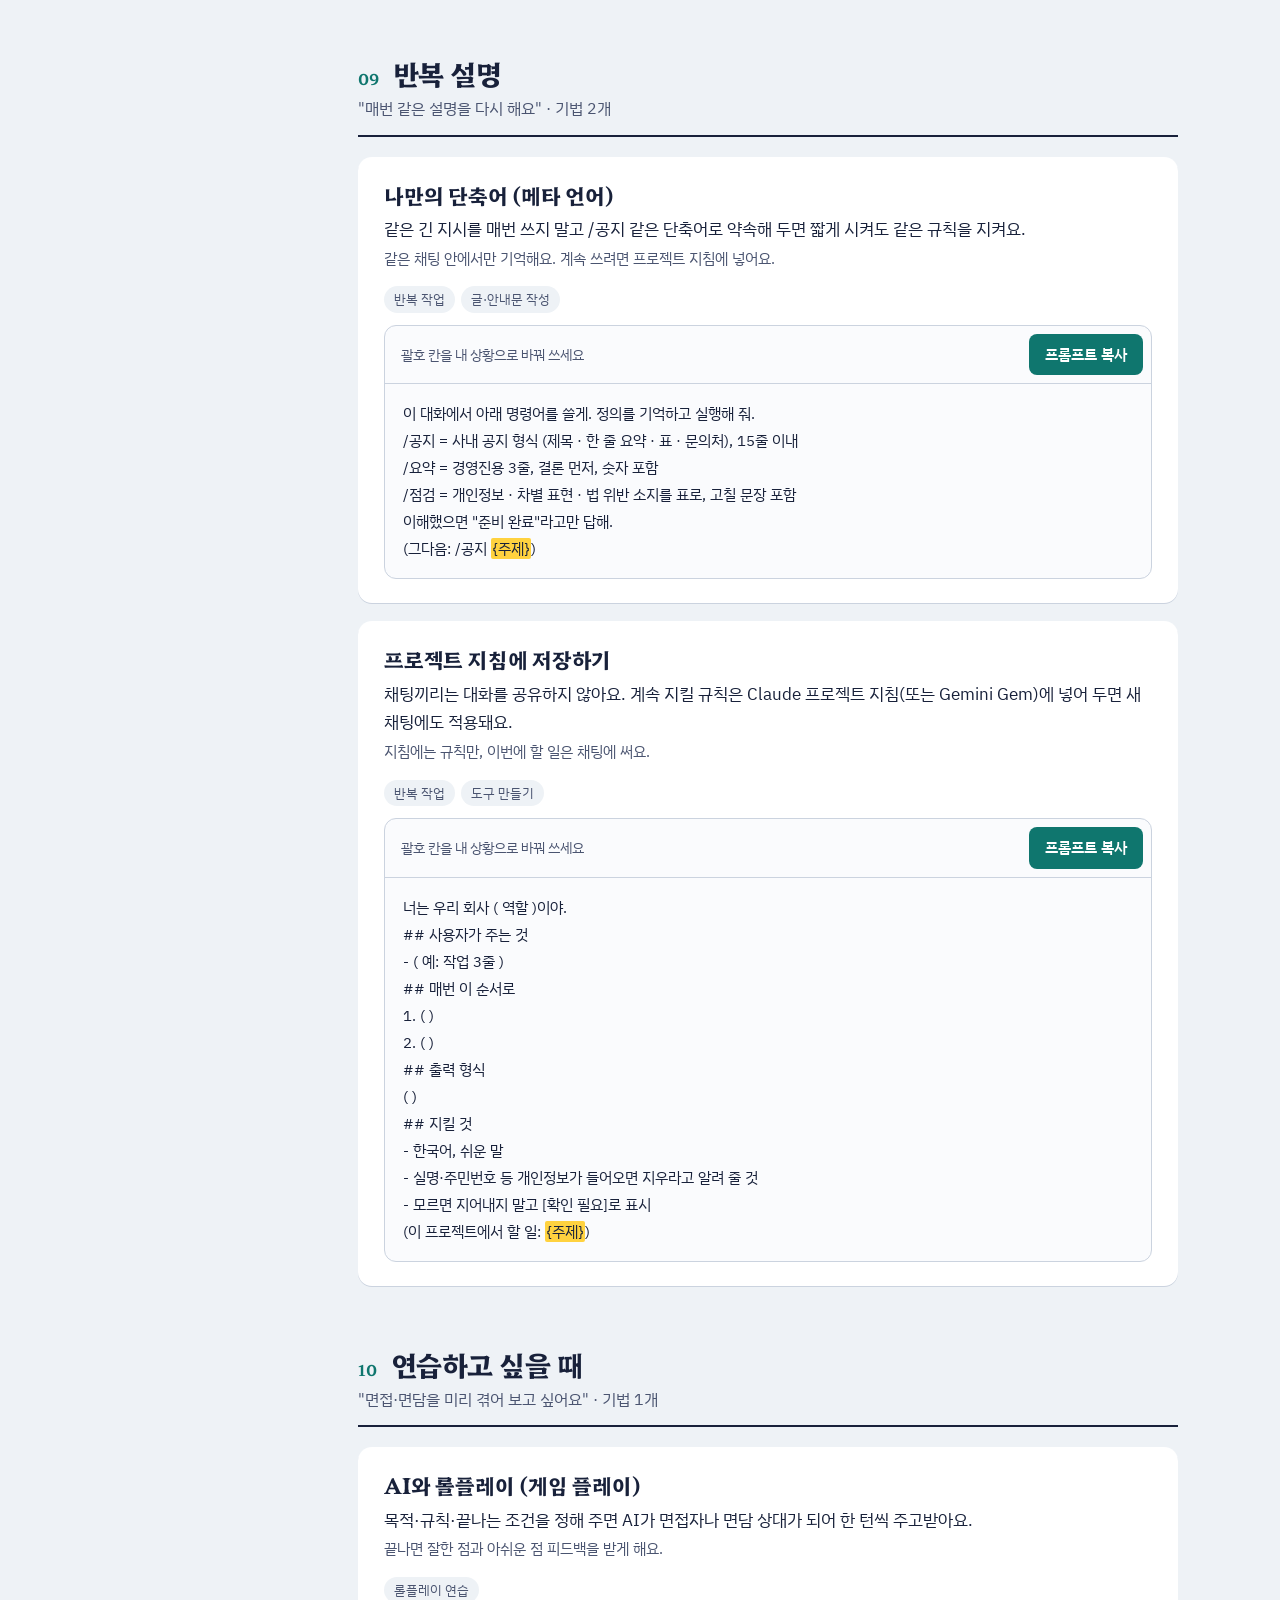
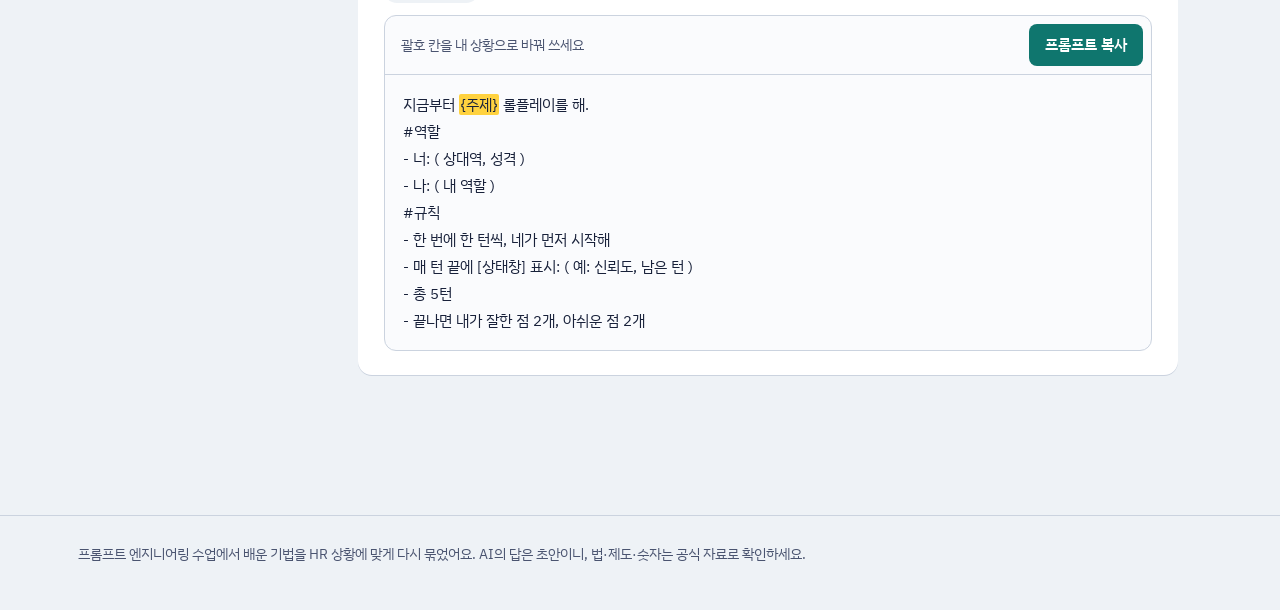
<file: techniques.html>
<!DOCTYPE html>
<html lang="ko">
<head>
<meta charset="UTF-8">
<meta name="viewport" content="width=device-width, initial-scale=1">
<title>답 고치는 기법 | HR 프롬프트 플레이북</title>
<meta name="description" content="AI 답이 뻔하거나 틀릴 때, 상황에 맞는 프롬프트 기법과 바로 쓸 틀을 추천해요.">
<link rel="preconnect" href="https://fonts.googleapis.com">
<link rel="preconnect" href="https://fonts.gstatic.com" crossorigin>
<link href="https://fonts.googleapis.com/css2?family=Hahmlet:wght@300;500;700&family=IBM+Plex+Sans+KR:wght@400;500;600&display=swap" rel="stylesheet">
<link rel="stylesheet" href="assets/common.css">
<style>
  /* 추천받기 */
  .finder { background: var(--paper); border-radius: 16px; box-shadow: 0 1px 0 var(--line); padding: 28px 30px; }
  .sentence { margin: 0 0 22px; font: 300 clamp(24px, 3.4vw, 34px)/1.5 var(--serif); letter-spacing: -.02em; }
  .slot {
    border: 0; background: none; cursor: pointer; padding: 0 .12em; font: 700 1em/1.2 var(--serif); letter-spacing: -.02em;
    border-bottom: 3px dashed var(--ink-3); color: var(--ink-2);
  }
  .slot.filled { color: var(--ink); border-bottom-color: transparent; background: linear-gradient(transparent 52%, var(--marker) 52%, var(--marker) 92%, transparent 92%); }
  .pick { display: grid; gap: 18px; }
  .pick fieldset { border: 0; margin: 0; padding: 0; min-width: 0; }
  .pick legend { font-weight: 600; font-size: 14.5px; color: var(--ink-2); margin-bottom: 8px; padding: 0; }
  .opts { display: flex; flex-wrap: wrap; gap: 8px; }
  .opt { cursor: pointer; border: 1px solid var(--line); background: var(--paper); border-radius: 10px; padding: 8px 14px; font-size: 15px; line-height: 1.4; text-align: left; }
  .opt:hover { border-color: var(--ink-2); }
  .opt[aria-pressed="true"] { background: var(--ink); border-color: var(--ink); color: #fff; }
  .opt small { display: block; font-size: 12.5px; color: var(--ink-3); margin-top: 1px; }
  .opt[aria-pressed="true"] small { color: #C9D0E0; }
  .topic { margin-top: 20px; }
  .topic label { display: block; font-weight: 600; font-size: 14.5px; color: var(--ink-2); margin-bottom: 6px; }
  .topic input { width: 100%; padding: 11px 14px; font-size: 16px; border: 1px solid var(--line); border-radius: 10px; background: #FAFBFD; }
  .topic input:focus { outline: none; border-color: var(--teal); box-shadow: 0 0 0 3px var(--teal-soft); }
  .topic p { margin: 6px 0 0; font-size: 13.5px; color: var(--ink-2); }

  .rx { margin-top: 22px; }
  .rx-head { display: flex; align-items: baseline; justify-content: space-between; gap: 12px; }
  .rx-head h3 { margin: 0; font: 700 20px/1.3 var(--serif); }
  .reset { border: 0; background: none; color: var(--ink-2); text-decoration: underline; text-underline-offset: 3px; cursor: pointer; font-size: 14.5px; }
  .empty { margin-top: 12px; border: 2px dashed var(--line); border-radius: 12px; padding: 22px; color: var(--ink-2); }
  .rx .tabs { margin-top: 12px; }
  .rx-panel h4 { margin: 0 0 4px; font: 700 22px/1.35 var(--serif); }
  .rx-panel .why { margin: 0 0 4px; }
  .rx-panel .how { margin: 0 0 14px; color: var(--ink-2); font-size: 15px; }
  .rx-panel .next { margin: 12px 0 0; font-size: 15px; }
  .rank { display: inline-block; font-size: 12px; font-weight: 600; background: var(--teal-soft); color: var(--teal-dark); border-radius: 999px; padding: 1px 8px; margin-left: 6px; }

  /* 기법 카드 */
  .tech .why { margin: 6px 0 2px; }
  .tech .how { margin: 0 0 14px; color: var(--ink-2); font-size: 15px; }
  .goals { margin: 0 0 12px; display: flex; flex-wrap: wrap; gap: 6px; font-size: 13px; }
  .goals span { background: var(--fog); color: var(--ink-2); border-radius: 999px; padding: 2px 10px; }
  @media (max-width: 640px) { .finder { padding: 22px 16px; } }
</style>
</head>
<body>

<header class="gnb">
  <div class="wrap gnb-in">
    <a class="brand" href="index.html"><i>HR</i>프롬프트 플레이북</a>
    <nav class="gnb-tabs" aria-label="주 메뉴">
      <a href="prompts.html"><b>업무별 프롬프트</b><small>빈칸만 채워 바로 쓰기</small></a>
      <a href="generator.html"><b>맞춤 프롬프트 만들기</b><small>목록에 없는 업무는 3칸으로</small></a>
      <a href="techniques.html" aria-current="page"><b>답 고치는 기법</b><small>AI 답이 아쉬울 때</small></a>
      <a href="tools.html"><b>Claude HR 도구</b><small>슬래시 명령·플러그인</small></a>
    </nav>
  </div>
</header>
<div class="crumbbar">
  <nav class="wrap crumbs" aria-label="현재 위치">
    <ol>
      <li><a href="index.html">홈</a></li>
      <li><a href="techniques.html">답 고치는 기법</a></li>
      <li data-crumb="cat" hidden></li>
      <li data-crumb="item" hidden></li>
    </ol>
  </nav>
</div>

<div class="wrap layout">
  <nav class="lnb" aria-label="문제 상황" data-title="문제 상황별 기법"></nav>

  <main class="content" data-spy-root>
    <header class="page-head">
      <p class="eyebrow">답 고치는 기법</p>
      <h1>AI 답이 아쉬울 때<br>이렇게 물어보세요</h1>
      <p>답이 뻔하거나, 형식이 엉망이거나, 틀린 것 같을 때 쓰는 프롬프트 기법이에요. 상황을 고르면 맞는 기법을 추천하고, 아래에서 문제 상황별로 전부 볼 수도 있어요.</p>
    </header>

    <section class="cat-sec" id="recommend" data-spy-cat data-title="상황으로 추천받기">
      <header class="cat-head"><span class="no">추천</span><h2>상황으로 추천받기</h2><p>작업 유형이나 문제 상황 중 하나만 골라도 돼요.</p></header>
      <div class="finder">
        <p class="sentence">
          <button class="slot" id="slotGoal" type="button" data-for="goalOpts">어떤</button> 작업에서
          <button class="slot" id="slotProb" type="button" data-for="probOpts">어떤 문제</button> 해결하기
        </p>
        <div class="pick">
          <fieldset><legend>작업 유형</legend><div class="opts" id="goalOpts"></div></fieldset>
          <fieldset><legend>문제 상황</legend><div class="opts" id="probOpts"></div></fieldset>
        </div>
        <div class="topic">
          <label for="topic">내 주제 (선택)</label>
          <input id="topic" type="text" placeholder="예: 신입사원 온보딩 안내 메일" autocomplete="off">
          <p>적어 두면 모든 프롬프트 틀의 노란 칸에 바로 들어가요.</p>
        </div>
        <div class="rx" aria-live="polite">
          <div class="rx-head"><h3>추천 기법</h3><button class="reset hidden" id="reset" type="button">선택 초기화</button></div>
          <div id="rxBody"></div>
        </div>
      </div>
    </section>

    <div id="dict"></div>
  </main>
</div>

<footer><div class="wrap">프롬프트 엔지니어링 수업에서 배운 기법을 HR 상황에 맞게 다시 묶었어요. AI의 답은 초안이니, 법·제도·숫자는 공식 자료로 확인하세요.</div></footer>

<script src="assets/shell.js"></script>
<script src="assets/data-techniques.js"></script>
<script>
const { esc } = Shell;
const $ = id => document.getElementById(id);
const state = { goal: null, prob: null, topic: "" };
const byId = Object.fromEntries(TECHNIQUES.map(t => [t.id, t]));

// 틀 안의 {주제}를 내 주제로 바꾸고 노란색으로 표시
function fillTpl(tpl) {
  const t = state.topic.trim();
  return esc(tpl).replace(/\{주제\}/g, `<mark class="fill">${t ? esc(t) : "{주제}"}</mark>`);
}
const tplBox = (t, label) =>
  `<div class="tpl"><div class="tpl-bar"><span>${esc(label)}</span><button class="copy js-copy" type="button">프롬프트 복사</button></div><pre data-tpl="${t.id}">${fillTpl(t.tpl)}</pre></div>`;

/* ---------- 추천받기 ---------- */
function renderOpts(box, list, key) {
  $(box).innerHTML = list.map(o =>
    `<button class="opt" type="button" aria-pressed="false" data-key="${key}" data-id="${o.id}">${o.label}${o.hint ? `<small>${o.hint}</small>` : ""}</button>`).join("");
}
renderOpts("goalOpts", GOALS, "goal");
renderOpts("probOpts", PROBLEMS, "prob");

// 문제 상황이 맞으면 3점, 작업 유형이 맞으면 2점
function rank() {
  return TECHNIQUES.map((t, i) => ({
    t, i, score: (state.prob && t.problems.includes(state.prob) ? 3 : 0) + (state.goal && t.goals.includes(state.goal) ? 2 : 0)
  })).filter(x => x.score > 0).sort((a, b) => b.score - a.score || a.i - b.i).slice(0, 3).map(x => x.t);
}

function renderRx() {
  const body = $("rxBody");
  $("reset").classList.toggle("hidden", !state.goal && !state.prob);
  if (!state.goal && !state.prob) { body.innerHTML = `<div class="empty">위에서 작업 유형이나 문제 상황을 골라 보세요.</div>`; return; }
  const list = rank();
  if (!list.length) { body.innerHTML = `<div class="empty">이 조합에 맞는 기법이 없어요. 문제 상황을 다른 것으로 골라 보세요.</div>`; return; }
  // 추천 1~3순위를 탭으로
  body.innerHTML =
    `<div class="tabs" role="tablist" aria-label="추천 순위">${list.map((t, i) =>
      `<button type="button" role="tab" id="rx-t${i}" aria-controls="rx-p${i}" aria-selected="${i === 0}" ${i ? 'tabindex="-1"' : ""}>${esc(t.name)}<span class="rank">${i + 1}순위</span></button>`).join("")}</div>` +
    list.map((t, i) => `<div class="rx-panel" role="tabpanel" id="rx-p${i}" aria-labelledby="rx-t${i}" ${i ? "hidden" : ""}>
      <p class="why">${esc(t.why)}</p><p class="how">${esc(t.how)}</p>
      ${tplBox(t, "새 채팅에 붙여 넣고, 괄호 칸을 내 상황으로 바꾸세요")}
      ${t.id === "ape" ? `<p class="next"><a href="generator.html">맞춤 프롬프트 만들기에서 세 칸만 채워 바로 만들기 →</a></p>` : `<p class="next"><a href="#t-${t.id}">기법 사전에서 보기 ↓</a></p>`}
    </div>`).join("");
}

function renderSlots() {
  const g = GOALS.find(x => x.id === state.goal), p = PROBLEMS.find(x => x.id === state.prob);
  $("slotGoal").textContent = g ? g.label : "어떤";
  $("slotGoal").classList.toggle("filled", !!g);
  $("slotProb").textContent = p ? p.short : "어떤 문제";
  $("slotProb").classList.toggle("filled", !!p);
}

document.querySelector(".pick").addEventListener("click", e => {
  const b = e.target.closest(".opt");
  if (!b) return;
  const key = b.dataset.key;
  state[key] = state[key] === b.dataset.id ? null : b.dataset.id;
  b.parentElement.querySelectorAll(".opt").forEach(o => o.setAttribute("aria-pressed", o.dataset.id === state[key]));
  renderSlots(); renderRx();
});
document.querySelectorAll(".slot").forEach(s => s.addEventListener("click", () => {
  const box = $(s.dataset.for);
  box.scrollIntoView({ behavior: "smooth", block: "center" });
  box.querySelector(".opt").focus({ preventScroll: true });
}));
$("reset").addEventListener("click", () => {
  state.goal = state.prob = null;
  document.querySelectorAll(".opt").forEach(o => o.setAttribute("aria-pressed", "false"));
  renderSlots(); renderRx();
});
$("topic").addEventListener("input", e => {
  state.topic = e.target.value;
  document.querySelectorAll("pre[data-tpl]").forEach(pre => { pre.innerHTML = fillTpl(byId[pre.dataset.tpl].tpl); });
});

/* ---------- 기법 사전: 대표 문제 상황별로 묶기 ---------- */
const goalLabel = id => GOALS.find(g => g.id === id).label;
const groups = PROBLEMS.map(p => ({ id: p.id, title: p.short, desc: p.label, items: TECHNIQUES.filter(t => t.problems[0] === p.id) }))
  .concat([{ id: "practice", title: "연습하고 싶을 때", desc: "면접·면담을 미리 겪어 보고 싶어요", items: TECHNIQUES.filter(t => !t.problems.length) }])
  .filter(g => g.items.length);

$("dict").innerHTML = groups.map((g, i) => `
  <section class="cat-sec" id="p-${g.id}" data-spy-cat data-title="${esc(g.title)}">
    <header class="cat-head"><span class="no">${String(i + 1).padStart(2, "0")}</span><h2>${esc(g.title)}</h2><p>"${esc(g.desc)}" · 기법 ${g.items.length}개</p></header>
    ${g.items.map(t => `
      <article class="card tech" id="t-${t.id}" data-spy-item data-title="${esc(t.name)}">
        <h3>${esc(t.name)}</h3>
        <p class="why">${esc(t.why)}</p>
        <p class="how">${esc(t.how)}</p>
        <p class="goals">${t.goals.map(id => `<span>${goalLabel(id)}</span>`).join("")}</p>
        ${tplBox(t, "괄호 칸을 내 상황으로 바꿔 쓰세요")}
      </article>`).join("")}
  </section>`).join("");

renderSlots(); renderRx();
Shell.initSpy();
Shell.jumpToHash();
</script>
</body>
</html>
</file>
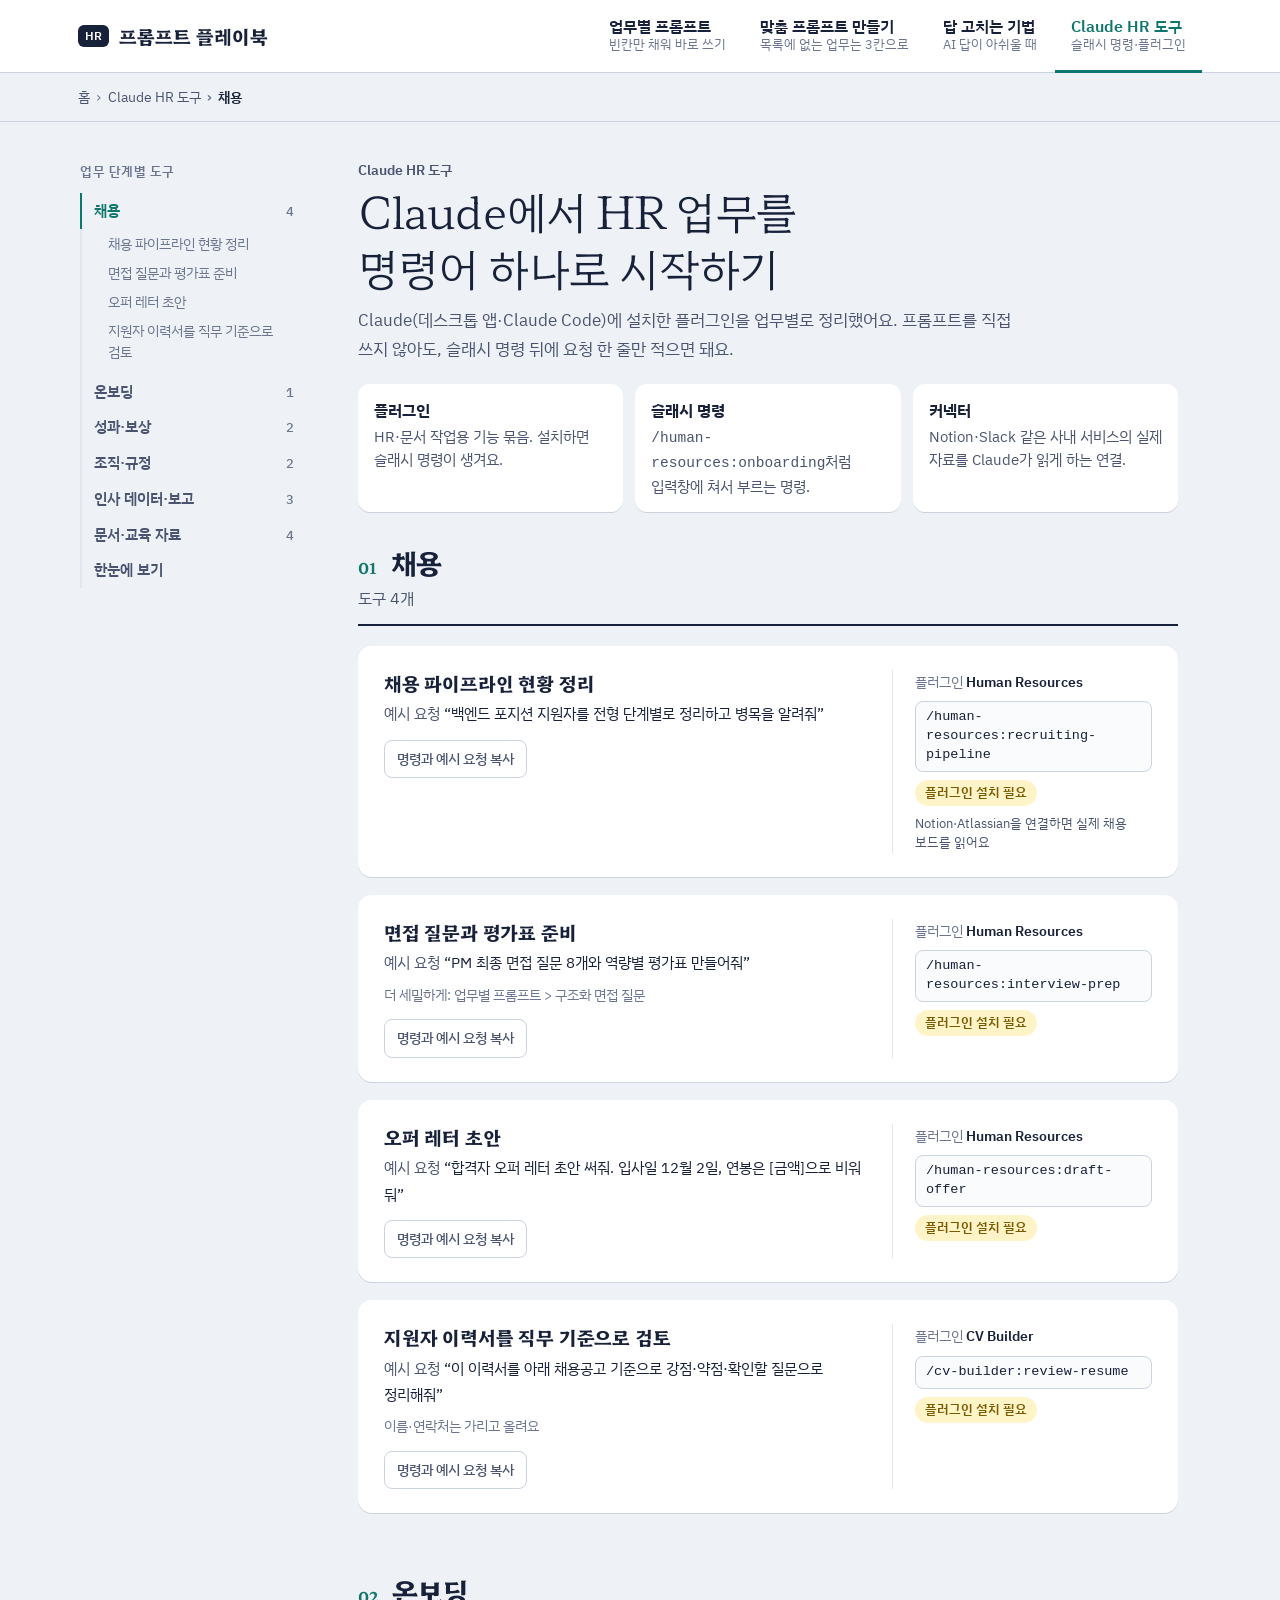
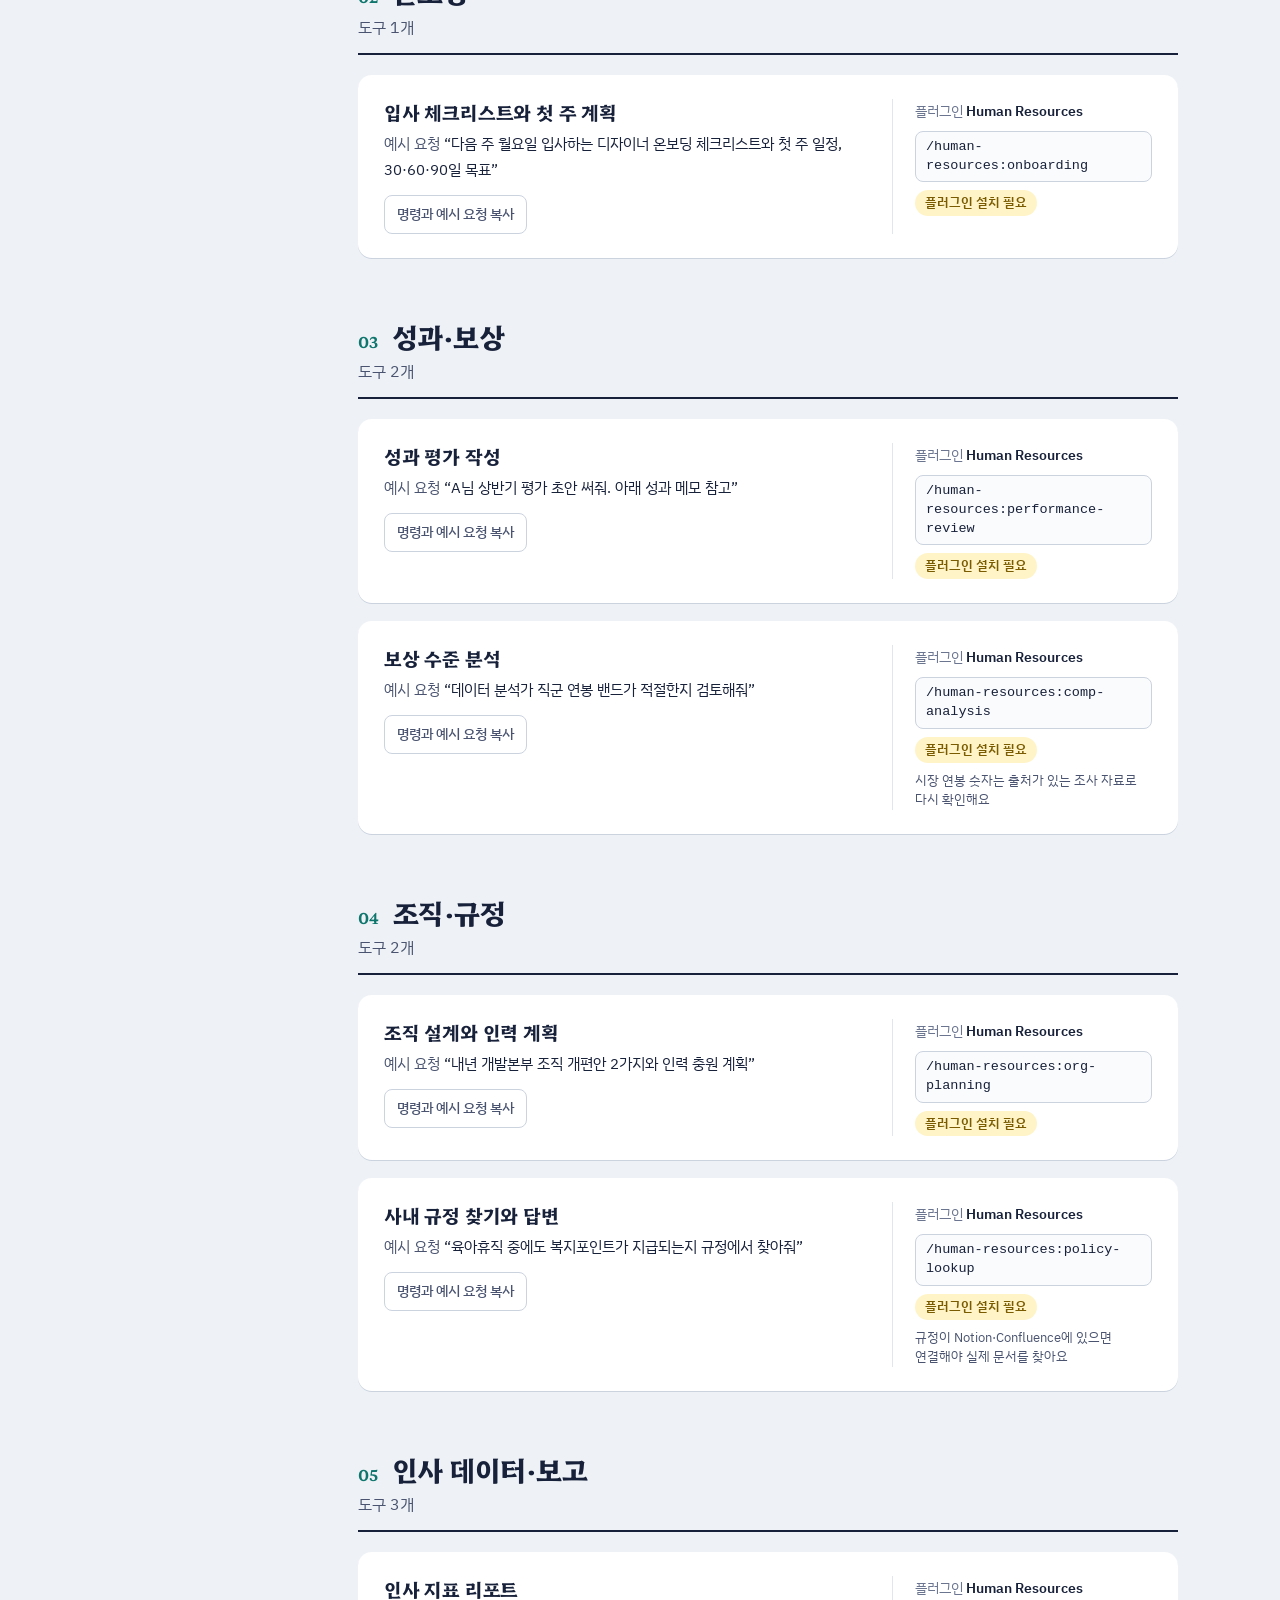
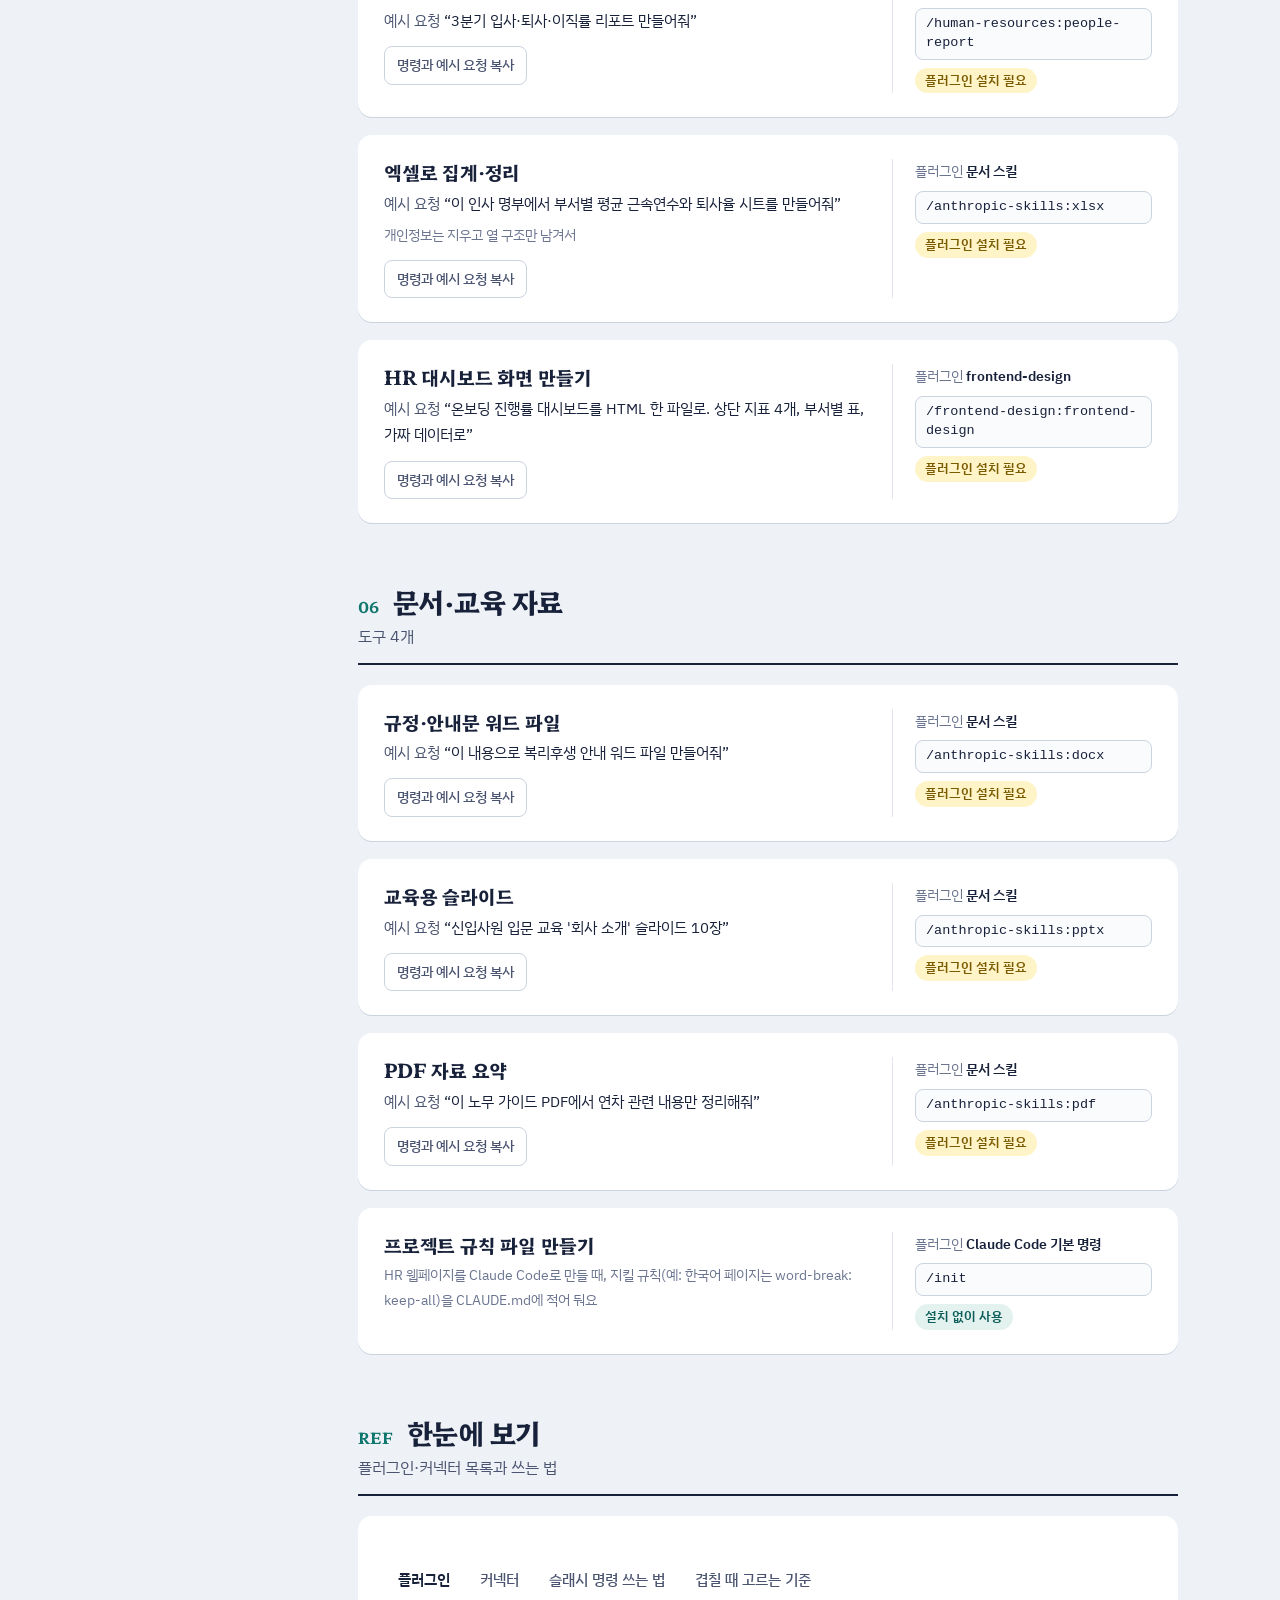
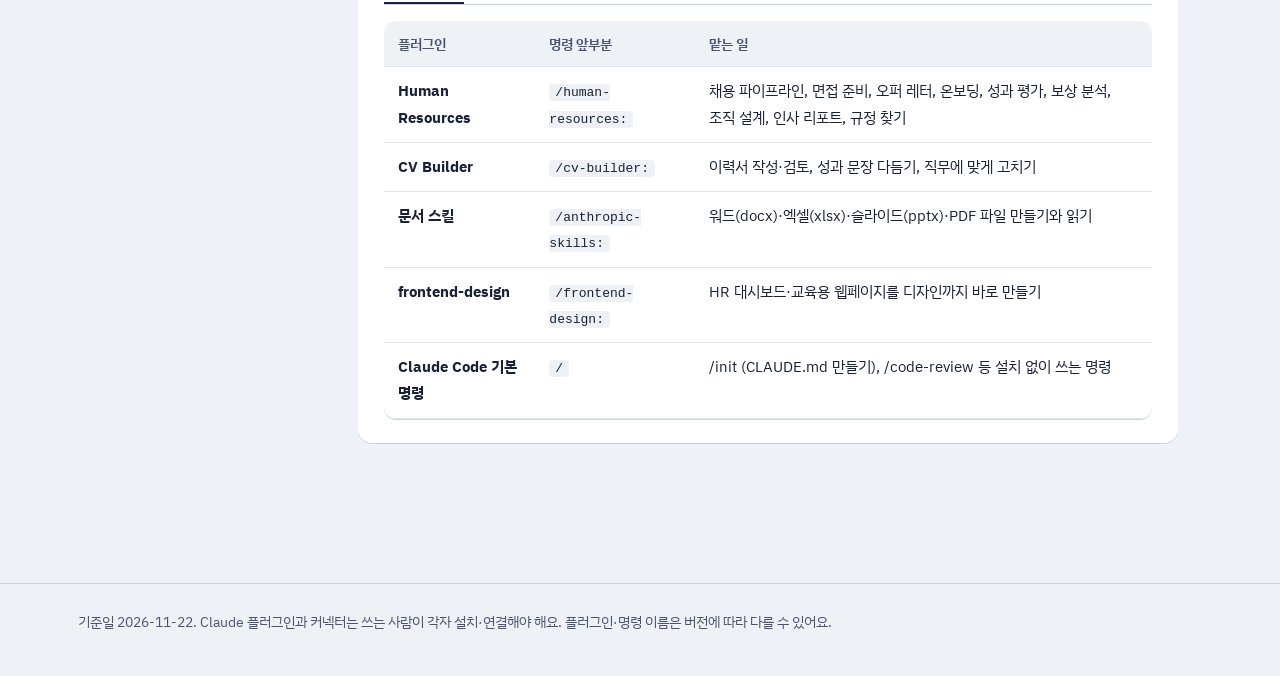
<file: tools.html>
<!DOCTYPE html>
<html lang="ko">
<head>
<meta charset="UTF-8">
<meta name="viewport" content="width=device-width, initial-scale=1">
<title>Claude HR 도구 | HR 프롬프트 플레이북</title>
<meta name="description" content="Claude에서 HR 업무별로 쓸 플러그인 슬래시 명령과 연결할 서비스를 정리했어요.">
<link rel="preconnect" href="https://fonts.googleapis.com">
<link rel="preconnect" href="https://fonts.gstatic.com" crossorigin>
<link href="https://fonts.googleapis.com/css2?family=Hahmlet:wght@300;500;700&family=IBM+Plex+Sans+KR:wght@400;500;600&display=swap" rel="stylesheet">
<link rel="stylesheet" href="assets/common.css">
<style>
  .what { display: grid; grid-template-columns: repeat(3, minmax(0, 1fr)); gap: 12px; margin-top: 20px; }
  .what div { background: var(--paper); border-radius: 12px; padding: 14px 16px; box-shadow: 0 1px 0 var(--line); font-size: 14.5px; line-height: 1.6; color: var(--ink-2); }
  .what b { display: block; color: var(--ink); font-size: 15.5px; margin-bottom: 2px; }
  .tool { display: grid; grid-template-columns: minmax(0, 1fr) 260px; gap: 18px 26px; }
  .tool h3 { font-size: 19px; }
  .tool .ex { margin: 6px 0 0; font-size: 15px; color: var(--ink-2); }
  .tool .ex q { color: var(--ink); }
  .tool .alt { margin: 6px 0 0; font-size: 14px; color: var(--ink-3); }
  .side { border-left: 1px solid var(--line-2); padding-left: 22px; display: grid; gap: 8px; align-content: start; }
  .side .plugin { font-size: 13.5px; color: var(--ink-3); }
  .side .plugin b { color: var(--ink); font-weight: 600; }
  .cmd {
    cursor: pointer; text-align: left; border: 1px solid var(--line); background: #FAFBFD; border-radius: 8px;
    padding: 6px 10px; font: 500 13.5px/1.4 ui-monospace, "Cascadia Code", Consolas, monospace; color: var(--ink); overflow-wrap: anywhere;
  }
  .cmd:hover { border-color: var(--teal); }
  .cmd.done { background: var(--ink); color: #fff; border-color: var(--ink); }
  .pill { display: inline-block; font-size: 12.5px; font-weight: 600; border-radius: 999px; padding: 2px 10px; width: fit-content; white-space: nowrap; }
  .table-note { margin: 0 0 12px; font-size: 14.5px; color: var(--ink-2); }
  .pill.ready { background: var(--teal-soft); color: var(--teal-dark); }
  .pill.link { background: var(--marker-soft); color: #7A5B00; }
  .need { font-size: 13px; color: var(--ink-2); line-height: 1.5; }
  .copy-line { justify-self: start; }
  table { width: 100%; border-collapse: collapse; font-size: 15px; background: var(--paper); border-radius: 12px; overflow: hidden; box-shadow: 0 1px 0 var(--line); }
  th, td { text-align: left; vertical-align: top; padding: 11px 14px; border-bottom: 1px solid var(--line-2); }
  th { background: var(--fog); font-size: 13.5px; color: var(--ink-2); font-weight: 600; }
  td code, .howto code { font: 500 13px/1.4 ui-monospace, Consolas, monospace; background: var(--fog); padding: 1px 6px; border-radius: 4px; }
  .howto ol { margin: 0; padding-left: 20px; display: grid; gap: 8px; }
  .rules { margin: 0; padding-left: 20px; display: grid; gap: 6px; }
  @media (max-width: 760px) {
    .what { grid-template-columns: minmax(0, 1fr); }
    .tool { grid-template-columns: minmax(0, 1fr); }
    .side { border-left: 0; padding-left: 0; border-top: 1px solid var(--line-2); padding-top: 14px; }
    .table-wrap { overflow-x: auto; }
  }
</style>
</head>
<body>

<header class="gnb">
  <div class="wrap gnb-in">
    <a class="brand" href="index.html"><i>HR</i>프롬프트 플레이북</a>
    <nav class="gnb-tabs" aria-label="주 메뉴">
      <a href="prompts.html"><b>업무별 프롬프트</b><small>빈칸만 채워 바로 쓰기</small></a>
      <a href="generator.html"><b>맞춤 프롬프트 만들기</b><small>목록에 없는 업무는 3칸으로</small></a>
      <a href="techniques.html"><b>답 고치는 기법</b><small>AI 답이 아쉬울 때</small></a>
      <a href="tools.html" aria-current="page"><b>Claude HR 도구</b><small>슬래시 명령·플러그인</small></a>
    </nav>
  </div>
</header>
<div class="crumbbar">
  <nav class="wrap crumbs" aria-label="현재 위치">
    <ol>
      <li><a href="index.html">홈</a></li>
      <li><a href="tools.html">Claude HR 도구</a></li>
      <li data-crumb="cat" hidden></li>
      <li data-crumb="item" hidden></li>
    </ol>
  </nav>
</div>

<div class="wrap layout">
  <nav class="lnb" aria-label="업무 단계" data-title="업무 단계별 도구"></nav>

  <main class="content" data-spy-root>
    <header class="page-head">
      <p class="eyebrow">Claude HR 도구</p>
      <h1>Claude에서 HR 업무를<br>명령어 하나로 시작하기</h1>
      <p>Claude(데스크톱 앱·Claude Code)에 설치한 플러그인을 업무별로 정리했어요. 프롬프트를 직접 쓰지 않아도, 슬래시 명령 뒤에 요청 한 줄만 적으면 돼요.</p>
      <div class="what">
        <div><b>플러그인</b>HR·문서 작업용 기능 묶음. 설치하면 슬래시 명령이 생겨요.</div>
        <div><b>슬래시 명령</b><code>/human-resources:onboarding</code>처럼 입력창에 쳐서 부르는 명령.</div>
        <div><b>커넥터</b>Notion·Slack 같은 사내 서비스의 실제 자료를 Claude가 읽게 하는 연결.</div>
      </div>
    </header>

    <div id="stages"></div>

    <section class="cat-sec" id="ref" data-spy-cat data-title="한눈에 보기">
      <header class="cat-head"><span class="no">REF</span><h2>한눈에 보기</h2><p>플러그인·커넥터 목록과 쓰는 법</p></header>
      <div class="card">
        <div class="tabs" role="tablist" aria-label="참고 자료">
          <button type="button" role="tab" id="r-t1" aria-controls="r-p1" aria-selected="true">플러그인</button>
          <button type="button" role="tab" id="r-t2" aria-controls="r-p2" aria-selected="false" tabindex="-1">커넥터</button>
          <button type="button" role="tab" id="r-t3" aria-controls="r-p3" aria-selected="false" tabindex="-1">슬래시 명령 쓰는 법</button>
          <button type="button" role="tab" id="r-t4" aria-controls="r-p4" aria-selected="false" tabindex="-1">겹칠 때 고르는 기준</button>
        </div>
        <div role="tabpanel" id="r-p1" aria-labelledby="r-t1"><div class="table-wrap"><table id="plugins"></table></div></div>
        <div role="tabpanel" id="r-p2" aria-labelledby="r-t2" hidden>
          <p class="table-note">커넥터는 쓰는 사람마다 자기 계정으로 한 번씩 연결해야 해요. Claude 설정의 '커넥터'에서 연결하고, 실제로 쓰는 서비스만 연결하세요.</p>
          <div class="table-wrap"><table id="connectors"></table></div></div>
        <div role="tabpanel" id="r-p3" aria-labelledby="r-t3" hidden>
          <div class="howto"><ol>
            <li>Claude 입력창에 <code>/</code>를 입력하면 쓸 수 있는 명령 목록이 나와요.</li>
            <li>명령 뒤에 한 칸 띄우고 요청을 적어요. 예: <code>/human-resources:onboarding 다음 주 입사하는 디자이너 온보딩 계획</code></li>
            <li>슬래시를 몰라도 "온보딩 계획 짜 줘"처럼 말하면 Claude가 맞는 기능을 골라요. 슬래시로 부르면 원하는 기능이 확실하게 실행돼요.</li>
            <li>'플러그인 설치 필요' 표시가 있으면 Claude에서 그 플러그인을 먼저 설치해요. 커넥터는 내 계정으로 처음 한 번 연결해요.</li>
          </ol></div>
        </div>
        <div role="tabpanel" id="r-p4" aria-labelledby="r-t4" hidden>
          <ul class="rules">
            <li><b>글 한 편:</b> 공고·공지·메일은 <a href="prompts.html">업무별 프롬프트</a> 틀이 더 세밀해요. 명령은 빠르게 초안이 필요할 때.</li>
            <li><b>파일로 받기:</b> 워드·엑셀·슬라이드 파일이 필요하면 문서 스킬(docx·xlsx·pptx)을 함께 불러요.</li>
            <li><b>사내 자료 기반:</b> 규정·채용 보드가 Notion·Confluence에 있으면 커넥터를 연결해야 실제 내용을 읽어요.</li>
            <li><b>개인정보:</b> 지원자·직원 실명이 담긴 파일은 올리기 전에 가리거나, 회사 보안 정책을 먼저 확인해요.</li>
          </ul>
        </div>
      </div>
    </section>
  </main>
</div>

<footer><div class="wrap">기준일 2026-11-22. Claude 플러그인과 커넥터는 쓰는 사람이 각자 설치·연결해야 해요. 플러그인·명령 이름은 버전에 따라 다를 수 있어요.</div></footer>

<script src="assets/shell.js"></script>
<script>
const { esc } = Shell;

/* 1) 플러그인 — prefix: 슬래시 명령 앞부분 */
const PLUGINS = {
  hr:   { name: "Human Resources", prefix: "human-resources", use: "채용 파이프라인, 면접 준비, 오퍼 레터, 온보딩, 성과 평가, 보상 분석, 조직 설계, 인사 리포트, 규정 찾기" },
  cv:   { name: "CV Builder", prefix: "cv-builder", use: "이력서 작성·검토, 성과 문장 다듬기, 직무에 맞게 고치기" },
  docs: { name: "문서 스킬", prefix: "anthropic-skills", use: "워드(docx)·엑셀(xlsx)·슬라이드(pptx)·PDF 파일 만들기와 읽기" },
  fed:  { name: "frontend-design", prefix: "frontend-design", use: "HR 대시보드·교육용 웹페이지를 디자인까지 바로 만들기" },
  core: { name: "Claude Code 기본 명령", prefix: "", use: "/init (CLAUDE.md 만들기), /code-review 등 설치 없이 쓰는 명령" }
};

/* 2) 업무 단계별 도구 */
const STAGES = [
  { id: "s-recruit", title: "채용", rows: [
    { sit: "채용 파이프라인 현황 정리", p: "hr", cmds: ["recruiting-pipeline"], ex: "백엔드 포지션 지원자를 전형 단계별로 정리하고 병목을 알려줘", conn: "Notion·Atlassian을 연결하면 실제 채용 보드를 읽어요" },
    { sit: "면접 질문과 평가표 준비", p: "hr", cmds: ["interview-prep"], ex: "PM 최종 면접 질문 8개와 역량별 평가표 만들어줘", alt: "더 세밀하게: 업무별 프롬프트 > 구조화 면접 질문" },
    { sit: "오퍼 레터 초안", p: "hr", cmds: ["draft-offer"], ex: "합격자 오퍼 레터 초안 써줘. 입사일 12월 2일, 연봉은 [금액]으로 비워 둬" },
    { sit: "지원자 이력서를 직무 기준으로 검토", p: "cv", cmds: ["review-resume"], ex: "이 이력서를 아래 채용공고 기준으로 강점·약점·확인할 질문으로 정리해줘", alt: "이름·연락처는 가리고 올려요" } ] },
  { id: "s-onboard", title: "온보딩", rows: [
    { sit: "입사 체크리스트와 첫 주 계획", p: "hr", cmds: ["onboarding"], ex: "다음 주 월요일 입사하는 디자이너 온보딩 체크리스트와 첫 주 일정, 30·60·90일 목표" } ] },
  { id: "s-perform", title: "성과·보상", rows: [
    { sit: "성과 평가 작성", p: "hr", cmds: ["performance-review"], ex: "A님 상반기 평가 초안 써줘. 아래 성과 메모 참고" },
    { sit: "보상 수준 분석", p: "hr", cmds: ["comp-analysis"], ex: "데이터 분석가 직군 연봉 밴드가 적절한지 검토해줘", conn: "시장 연봉 숫자는 출처가 있는 조사 자료로 다시 확인해요" } ] },
  { id: "s-org", title: "조직·규정", rows: [
    { sit: "조직 설계와 인력 계획", p: "hr", cmds: ["org-planning"], ex: "내년 개발본부 조직 개편안 2가지와 인력 충원 계획" },
    { sit: "사내 규정 찾기와 답변", p: "hr", cmds: ["policy-lookup"], ex: "육아휴직 중에도 복지포인트가 지급되는지 규정에서 찾아줘", conn: "규정이 Notion·Confluence에 있으면 연결해야 실제 문서를 찾아요" } ] },
  { id: "s-data", title: "인사 데이터·보고", rows: [
    { sit: "인사 지표 리포트", p: "hr", cmds: ["people-report"], ex: "3분기 입사·퇴사·이직률 리포트 만들어줘" },
    { sit: "엑셀로 집계·정리", p: "docs", cmds: ["xlsx"], ex: "이 인사 명부에서 부서별 평균 근속연수와 퇴사율 시트를 만들어줘", alt: "개인정보는 지우고 열 구조만 남겨서" },
    { sit: "HR 대시보드 화면 만들기", p: "fed", cmds: ["frontend-design"], ex: "온보딩 진행률 대시보드를 HTML 한 파일로. 상단 지표 4개, 부서별 표, 가짜 데이터로" } ] },
  { id: "s-docs", title: "문서·교육 자료", rows: [
    { sit: "규정·안내문 워드 파일", p: "docs", cmds: ["docx"], ex: "이 내용으로 복리후생 안내 워드 파일 만들어줘" },
    { sit: "교육용 슬라이드", p: "docs", cmds: ["pptx"], ex: "신입사원 입문 교육 '회사 소개' 슬라이드 10장" },
    { sit: "PDF 자료 요약", p: "docs", cmds: ["pdf"], ex: "이 노무 가이드 PDF에서 연차 관련 내용만 정리해줘" },
    { sit: "프로젝트 규칙 파일 만들기", p: "core", cmds: ["init"], ex: "", alt: "HR 웹페이지를 Claude Code로 만들 때, 지킬 규칙(예: 한국어 페이지는 word-break: keep-all)을 CLAUDE.md에 적어 둬요" } ] }
];

/* 3) 커넥터 */
/* 3) 커넥터 — 보는 사람 기준 안내 (내 PC의 연결 상태는 적지 않아요) */
const CONNECTORS = [
  { name: "Notion", role: "채용 보드, 온보딩 문서, 사내 위키 읽기", when: "채용·온보딩 자료를 Notion에서 관리할 때" },
  { name: "Slack", role: "사내 메시지·채널 내용 참고", when: "공지 초안을 채널 분위기에 맞추고 싶을 때" },
  { name: "Atlassian (Jira·Confluence)", role: "규정 문서, 채용 요청 티켓", when: "사내 규정이 Confluence에 있을 때" },
  { name: "Google Drive", role: "드라이브 문서·시트 찾아 읽기", when: "인사 자료가 드라이브에 있을 때. 개인정보 파일은 공유 범위부터 확인" },
  { name: "Vercel", role: "만든 HR 대시보드·게임을 인터넷에 배포", when: "직접 만든 페이지를 주소로 공유하고 싶을 때" }
];

const slash = (p, c) => PLUGINS[p].prefix ? `/${PLUGINS[p].prefix}:${c}` : `/${c}`;

const $id = id => document.getElementById(id);
let n = 0;
$id("stages").innerHTML = STAGES.map((s, si) => `
  <section class="cat-sec" id="${s.id}" data-spy-cat data-title="${esc(s.title)}">
    <header class="cat-head"><span class="no">${String(si + 1).padStart(2, "0")}</span><h2>${esc(s.title)}</h2><p>도구 ${s.rows.length}개</p></header>
    ${s.rows.map(r => {
      const id = `${s.id}-${++n}`;
      const first = slash(r.p, r.cmds[0]);
      const line = r.ex ? `${first} ${r.ex}` : first;
      return `<article class="card tool" id="${id}" data-spy-item data-title="${esc(r.sit)}">
        <div>
          <h3>${esc(r.sit)}</h3>
          ${r.ex ? `<p class="ex">예시 요청 <q>${esc(r.ex)}</q></p>` : ""}
          ${r.alt ? `<p class="alt">${esc(r.alt)}</p>` : ""}
          ${r.ex ? `<p style="margin:12px 0 0"><button class="ghost js-copy copy-line" type="button" data-copy-text="${esc(line)}">명령과 예시 요청 복사</button></p>` : ""}
        </div>
        <div class="side">
          <span class="plugin">플러그인 <b>${esc(PLUGINS[r.p].name)}</b></span>
          ${r.cmds.map(c => `<button class="cmd js-copy" type="button" data-copy-text="${esc(slash(r.p, c))}" title="누르면 복사돼요">${esc(slash(r.p, c))}</button>`).join("")}
          ${r.p === "core" ? '<span class="pill ready">설치 없이 사용</span>' : '<span class="pill link">플러그인 설치 필요</span>'}
          ${r.conn ? `<span class="need">${esc(r.conn)}</span>` : ""}
        </div>
      </article>`;
    }).join("")}
  </section>`).join("");

$id("plugins").innerHTML = `<tr><th>플러그인</th><th>명령 앞부분</th><th>맡는 일</th></tr>` +
  Object.values(PLUGINS).map(p => `<tr><td><b>${esc(p.name)}</b></td><td><code>/${p.prefix ? p.prefix + ":" : ""}</code></td><td>${esc(p.use)}</td></tr>`).join("");
$id("connectors").innerHTML = `<tr><th>커넥터</th><th>하는 일</th><th>언제 연결하나요</th></tr>` +
  CONNECTORS.map(c => `<tr><td><b>${esc(c.name)}</b></td><td>${esc(c.role)}</td><td>${esc(c.when)}</td></tr>`).join("");

Shell.initSpy();
Shell.jumpToHash();
</script>
</body>
</html>
</file>
<file: assets/common.css>
/* =========================================================
   HR 프롬프트 플레이북 공통 스타일
   - 색·글꼴은 :root 에서만 바꾸면 전체가 바뀌어요
   ========================================================= */
:root {
  --fog: #EEF2F6;        /* 바탕 */
  --paper: #FFFFFF;      /* 카드 */
  --ink: #18213A;        /* 글씨 */
  --ink-2: #4A5470;      /* 보조 글씨 */
  --ink-3: #6B7590;      /* 흐린 글씨 */
  --line: #CBD3DF;
  --line-2: #E1E6EE;
  --marker: #FFD23F;     /* 형광펜: 내가 채운 곳 */
  --marker-soft: #FFF4C7;
  --teal: #0F766E;       /* 강조·버튼 */
  --teal-dark: #0B5E58;
  --teal-soft: #E3F1EF;
  --err: #B42318;
  --serif: "Hahmlet", "Nanum Myeongjo", serif;
  --sans: "IBM Plex Sans KR", "Pretendard", system-ui, "Malgun Gothic", sans-serif;
  --crumb-h: 48px;
}
* { box-sizing: border-box; }
html { scroll-behavior: smooth; scroll-padding-top: calc(var(--crumb-h) + 20px); }
body {
  margin: 0; background: var(--fog); color: var(--ink);
  font: 400 16.5px/1.75 var(--sans);
  word-break: keep-all; overflow-wrap: break-word; -webkit-font-smoothing: antialiased;
}
button, input, textarea, select { font: inherit; color: inherit; }
:focus-visible { outline: 3px solid var(--teal); outline-offset: 2px; }
a { color: var(--teal); }
.wrap { max-width: 1180px; margin: 0 auto; padding: 0 28px; }
.hidden { display: none !important; }

/* ===== 1단계 메뉴 (GNB): 사이트의 큰 4구역 ===== */
.gnb { background: var(--paper); border-bottom: 1px solid var(--line); }
.gnb-in { display: flex; align-items: stretch; gap: 28px; min-height: 72px; }
.brand {
  display: flex; align-items: center; gap: 10px; white-space: nowrap;
  font: 700 19px/1.2 var(--serif); color: var(--ink); text-decoration: none;
}
.brand i { font: 600 12px/1 var(--sans); font-style: normal; background: var(--ink); color: #fff; padding: 5px 7px; border-radius: 6px; }
.gnb-tabs { display: flex; margin-left: auto; gap: 2px; }
.gnb-tabs a {
  display: flex; flex-direction: column; justify-content: center; padding: 10px 16px;
  text-decoration: none; border-bottom: 3px solid transparent; margin-bottom: -1px;
}
.gnb-tabs a b { font-weight: 600; font-size: 15.5px; line-height: 1.3; color: var(--ink); }
.gnb-tabs a small { font-size: 12.5px; line-height: 1.4; color: var(--ink-3); }
.gnb-tabs a:hover { background: var(--fog); }
.gnb-tabs a[aria-current="page"] { border-bottom-color: var(--teal); }
.gnb-tabs a[aria-current="page"] b { color: var(--teal); }

/* ===== 브레드크럼: 지금 위치 (스크롤 따라 바뀜) ===== */
.crumbbar {
  position: sticky; top: 0; z-index: 30;
  background: rgba(238, 242, 246, .94); backdrop-filter: blur(8px); -webkit-backdrop-filter: blur(8px);
  border-bottom: 1px solid var(--line);
}
.crumbs ol {
  list-style: none; margin: 0; padding: 0; display: flex; align-items: center; gap: 6px;
  height: var(--crumb-h); font-size: 14px; color: var(--ink-2);
  overflow-x: auto; white-space: nowrap; scrollbar-width: none;
}
.crumbs ol::-webkit-scrollbar { display: none; }
.crumbs li { display: flex; align-items: center; gap: 6px; }
.crumbs li + li::before { content: "›"; color: var(--ink-3); }
.crumbs li[hidden] { display: none; }
.crumbs a { color: var(--ink-2); text-decoration: none; }
.crumbs a:hover { color: var(--ink); text-decoration: underline; text-underline-offset: 3px; }
.crumbs .is-current, .crumbs .is-current a { color: var(--ink); font-weight: 600; }

/* ===== 2단 배치: 왼쪽 LNB + 본문 ===== */
.layout {
  display: grid; grid-template-columns: 232px minmax(0, 1fr); gap: 48px; align-items: start;
  padding-top: 36px; padding-bottom: 80px;
}
.content { min-width: 0; max-width: 820px; }

/* ===== 2단계 메뉴 (LNB): 이 구역 안의 분류 + 3단계 항목 ===== */
.lnb {
  position: sticky; top: calc(var(--crumb-h) + 20px);
  max-height: calc(100vh - var(--crumb-h) - 40px); overflow: auto; padding: 2px 4px 12px 2px;
  scrollbar-width: thin;
}
.lnb-title { margin: 0 0 10px; font-size: 13px; font-weight: 600; color: var(--ink-3); letter-spacing: .04em; }
.lnb ol { list-style: none; margin: 0; padding: 0; }
.lnb > ol > li { border-left: 2px solid var(--line-2); }
.lnb a.cat {
  display: flex; justify-content: space-between; align-items: baseline; gap: 8px;
  padding: 7px 12px; margin-left: -2px; border-left: 2px solid transparent;
  color: var(--ink-2); text-decoration: none; font-weight: 600; font-size: 15px; line-height: 1.45;
}
.lnb a.cat span { font-weight: 500; font-size: 12.5px; color: var(--ink-3); }
.lnb a.cat:hover { color: var(--ink); }
.lnb a.cat.on { color: var(--teal); border-left-color: var(--teal); }
.lnb .items { display: none; padding: 0 0 8px; }
.lnb li.open .items { display: block; }
.lnb a.item {
  display: block; position: relative; padding: 4px 10px 4px 26px;
  font-size: 14px; line-height: 1.5; color: var(--ink-3); text-decoration: none;
}
.lnb a.item:hover { color: var(--ink); }
.lnb a.item.on { color: var(--ink); font-weight: 600; }
.lnb a.item.on::before {
  content: ""; position: absolute; left: 13px; top: 50%; width: 6px; height: 6px; margin-top: -3px;
  border-radius: 50%; background: var(--marker); box-shadow: 0 0 0 2px var(--ink);
}

/* ===== 페이지 머리말 ===== */
.page-head { margin-bottom: 32px; }
.eyebrow { margin: 0 0 6px; font-size: 13.5px; font-weight: 600; color: var(--teal); }
.page-head h1 { margin: 0 0 10px; font: 300 clamp(30px, 4.2vw, 44px)/1.3 var(--serif); letter-spacing: -.02em; }
.page-head > p { margin: 0; color: var(--ink-2); max-width: 40em; }
.notice {
  display: flex; gap: 10px; margin-top: 18px; padding: 12px 16px; font-size: 15px;
  background: var(--marker-soft); border-left: 4px solid var(--marker); border-radius: 10px;
}
.notice b { flex: none; }

/* ===== 분류 묶음 (LNB 한 칸 = 이 묶음 하나) ===== */
.cat-sec { margin-bottom: 60px; }
.cat-head {
  display: flex; flex-wrap: wrap; align-items: baseline; gap: 4px 14px;
  border-bottom: 2px solid var(--ink); padding-bottom: 12px; margin-bottom: 20px;
}
.cat-head .no { font: 700 15px/1 var(--serif); color: var(--teal); }
.cat-head h2 { margin: 0; font: 700 28px/1.3 var(--serif); letter-spacing: -.02em; }
.cat-head p { flex-basis: 100%; margin: 0; color: var(--ink-2); font-size: 15.5px; }

/* ===== 카드 ===== */
.card { background: var(--paper); border-radius: 14px; box-shadow: 0 1px 0 var(--line); padding: 24px 26px; margin-bottom: 18px; }
.card h3 { margin: 0 0 4px; font: 700 21px/1.35 var(--serif); letter-spacing: -.01em; }
.card .when { margin: 0; color: var(--ink-2); font-size: 15.5px; }
.techs { margin: 10px 0 0; display: flex; flex-wrap: wrap; align-items: center; gap: 6px; font-size: 13.5px; }
.techs > span { color: var(--ink-3); margin-right: 2px; }
.techs a { background: var(--teal-soft); color: var(--teal-dark); text-decoration: none; padding: 2px 10px; border-radius: 999px; font-weight: 500; }
.techs a:hover { text-decoration: underline; }

/* ===== 탭 ===== */
.tabs {
  display: flex; gap: 2px; margin: 18px 0 16px; border-bottom: 1px solid var(--line);
  overflow-x: auto; scrollbar-width: none;
}
.tabs::-webkit-scrollbar { display: none; }
.tabs [role="tab"] {
  flex: none; cursor: pointer; border: 0; background: none; margin-bottom: -1px;
  padding: 9px 14px; font-size: 15px; font-weight: 500; color: var(--ink-2);
  border-bottom: 3px solid transparent; border-radius: 8px 8px 0 0;
}
.tabs [role="tab"]:hover { color: var(--ink); background: var(--fog); }
.tabs [role="tab"][aria-selected="true"] { color: var(--ink); font-weight: 600; border-bottom-color: var(--ink); }
/* 알약 모양 탭 */
.tabs.seg { border: 0; background: var(--line-2); padding: 4px; border-radius: 12px; display: inline-flex; max-width: 100%; }
.tabs.seg [role="tab"] { border: 0; border-radius: 9px; margin: 0; padding: 8px 16px; }
.tabs.seg [role="tab"][aria-selected="true"] { background: var(--paper); box-shadow: 0 1px 2px rgba(24,33,58,.12); }
[role="tabpanel"][hidden] { display: none; }

/* ===== 프롬프트 틀 상자 ===== */
.tpl { border: 1px solid var(--line); border-radius: 12px; background: #FAFBFD; }
.tpl-bar { display: flex; align-items: center; justify-content: space-between; gap: 10px; padding: 8px 8px 8px 16px; border-bottom: 1px solid var(--line); }
.tpl-bar span { font-size: 13.5px; color: var(--ink-2); line-height: 1.45; }
.tpl pre { margin: 0; padding: 16px 18px; font: 400 15px/1.8 var(--sans); white-space: pre-wrap; word-break: keep-all; overflow-wrap: anywhere; }
mark.fill { background: var(--marker); color: var(--ink); padding: 0 2px; border-radius: 2px; }
mark.blank { background: none; color: var(--ink-2); border-bottom: 2px dashed var(--ink-3); padding: 0 1px; }
.copy {
  flex: none; cursor: pointer; border: 0; border-radius: 8px; background: var(--teal); color: #fff;
  font-weight: 600; font-size: 14.5px; padding: 8px 16px; min-height: 40px; white-space: nowrap;
}
.copy:hover { background: var(--teal-dark); }
.copy.done { background: var(--ink); }

/* ===== 입력칸 ===== */
.fields { display: grid; grid-template-columns: repeat(2, minmax(0, 1fr)); gap: 12px 16px; margin-bottom: 14px; }
.field label { display: block; margin-bottom: 4px; font-size: 14px; font-weight: 600; color: var(--ink-2); }
.field input, .field textarea {
  width: 100%; padding: 9px 12px; font-size: 15px; border: 1px solid var(--line); border-radius: 9px; background: var(--paper);
}
.field textarea { min-height: 84px; resize: vertical; line-height: 1.6; }
.field input:focus, .field textarea:focus { outline: none; border-color: var(--teal); box-shadow: 0 0 0 3px var(--teal-soft); }
.field.wide { grid-column: 1 / -1; }
.field-actions { grid-column: 1 / -1; display: flex; flex-wrap: wrap; gap: 8px; }
.ghost {
  cursor: pointer; border: 1px solid var(--line); background: var(--paper); border-radius: 8px;
  padding: 6px 12px; font-size: 14px; font-weight: 500; color: var(--ink-2);
}
.ghost:hover { border-color: var(--ink-2); color: var(--ink); }

/* 확인 포인트 */
.checks { margin: 0; padding: 0; list-style: none; display: grid; gap: 8px; }
.checks li { display: flex; gap: 10px; padding: 10px 14px; background: var(--fog); border-radius: 10px; font-size: 15.5px; line-height: 1.6; }
.checks li::before { content: "✓"; flex: none; color: var(--teal); font-weight: 700; }

footer { padding: 26px 0 44px; color: var(--ink-2); font-size: 14px; border-top: 1px solid var(--line); }

@media (prefers-reduced-motion: reduce) { html { scroll-behavior: auto; } }

/* ===== 태블릿·휴대폰: LNB가 위쪽 가로 막대로 바뀌어요 ===== */
@media (max-width: 960px) {
  html { scroll-padding-top: calc(var(--crumb-h) + 64px); }
  .gnb-in { flex-direction: column; gap: 0; min-height: 0; padding-top: 14px; }
  .gnb-tabs { margin: 6px -28px 0; padding: 0 22px; overflow-x: auto; scrollbar-width: none; }
  .gnb-tabs::-webkit-scrollbar { display: none; }
  .gnb-tabs a { flex: none; padding: 10px 12px; }
  .gnb-tabs a small { display: none; }
  .layout { grid-template-columns: minmax(0, 1fr); gap: 0; padding-top: 0; }
  .lnb {
    position: sticky; top: var(--crumb-h); z-index: 20; max-height: none;
    margin: 0 -28px 24px; padding: 8px 28px; overflow-x: auto; overflow-y: hidden;
    background: var(--fog); border-bottom: 1px solid var(--line); scrollbar-width: none;
  }
  .lnb::-webkit-scrollbar { display: none; }
  .lnb-title { display: none; }
  .lnb > ol { display: flex; gap: 6px; }
  .lnb > ol > li { border: 0; flex: none; }
  .lnb a.cat {
    margin: 0; padding: 6px 13px; border: 1px solid var(--line); border-radius: 999px; background: var(--paper);
    font-size: 14px; white-space: nowrap;
  }
  .lnb a.cat.on { background: var(--ink); border-color: var(--ink); color: #fff; }
  .lnb a.cat.on span { color: #C9D0E0; }
  .lnb li.open .items { display: none; }
  .content { max-width: none; padding-top: 24px; }
}
@media (max-width: 640px) {
  body { font-size: 16px; }
  .wrap { padding: 0 16px; }
  .gnb-tabs { margin: 6px -16px 0; padding: 0 10px; }
  .lnb { margin: 0 -16px 20px; padding: 8px 16px; }
  .card { padding: 20px 16px; }
  .cat-head h2 { font-size: 24px; }
  .fields { grid-template-columns: minmax(0, 1fr); }
  .tpl-bar { flex-wrap: wrap; padding: 10px 10px 10px 14px; }
  .tpl pre { padding: 14px; font-size: 15px; }
}
</file>
